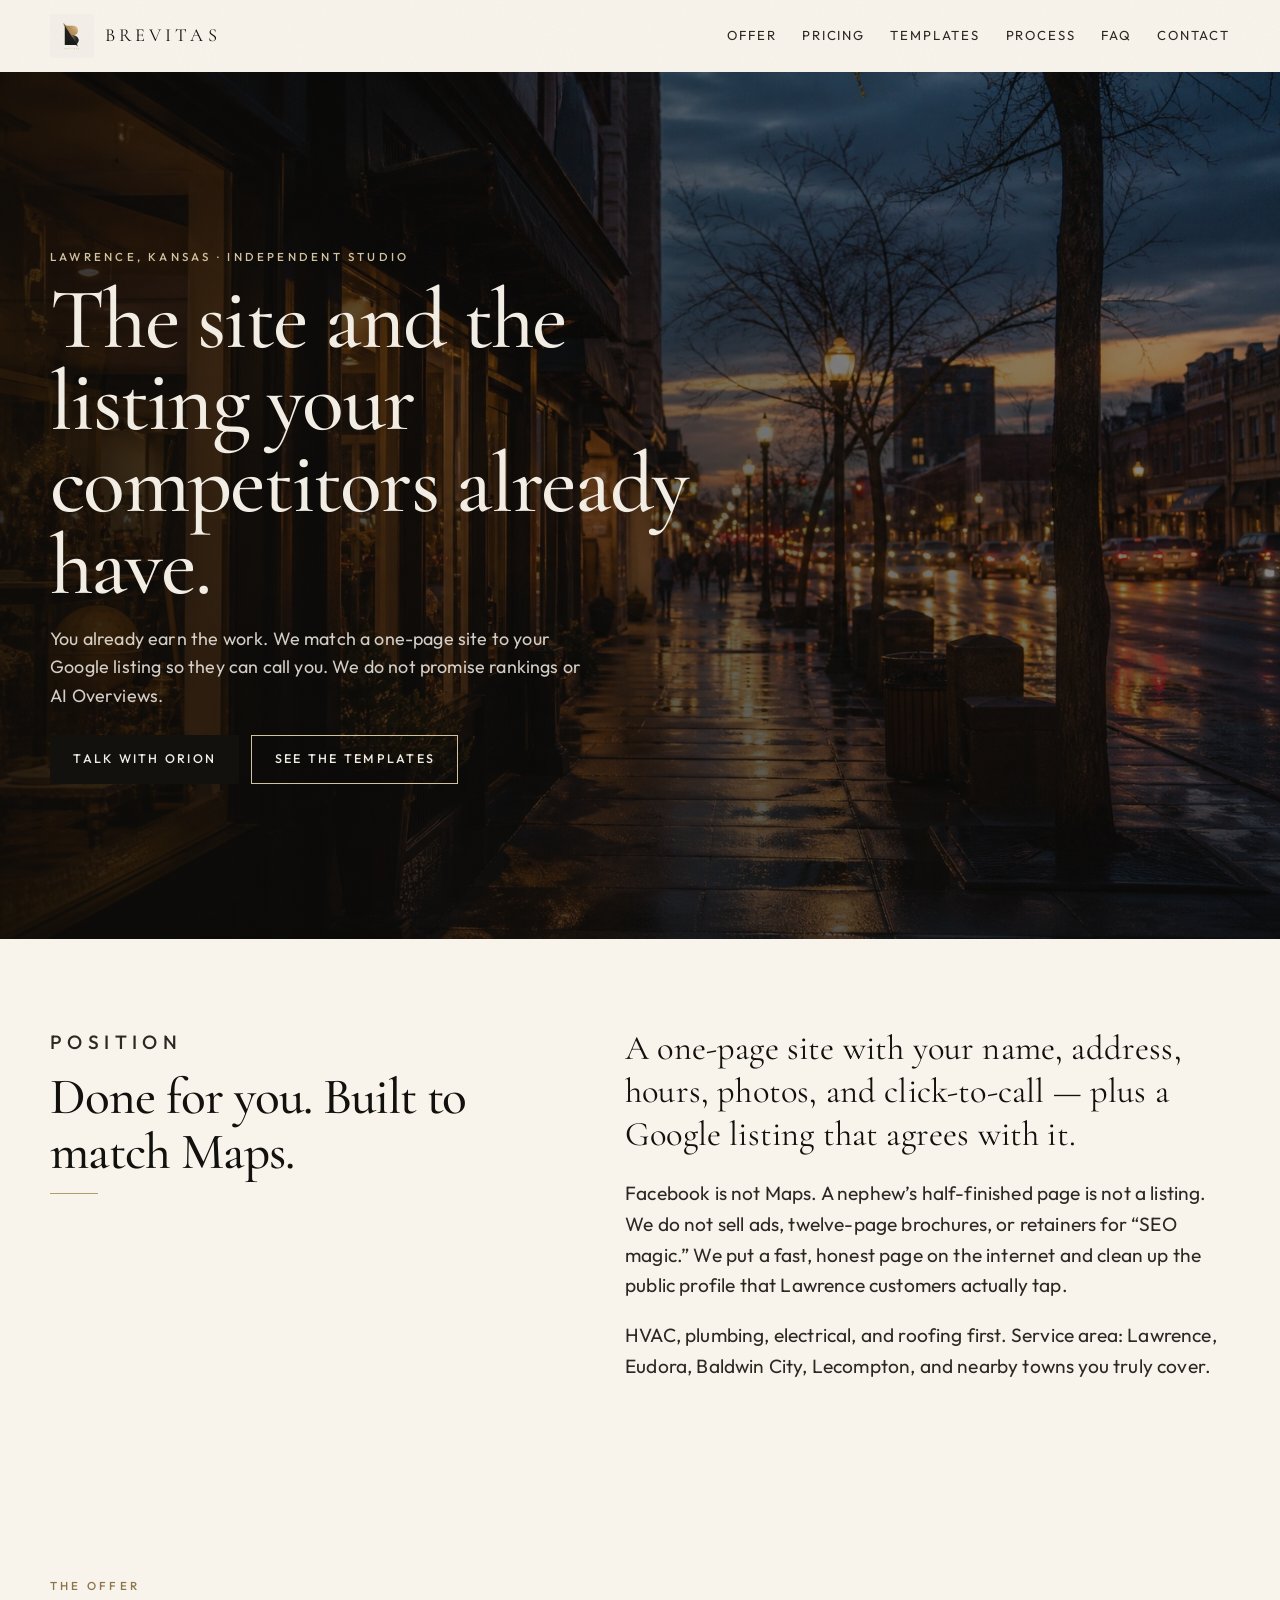
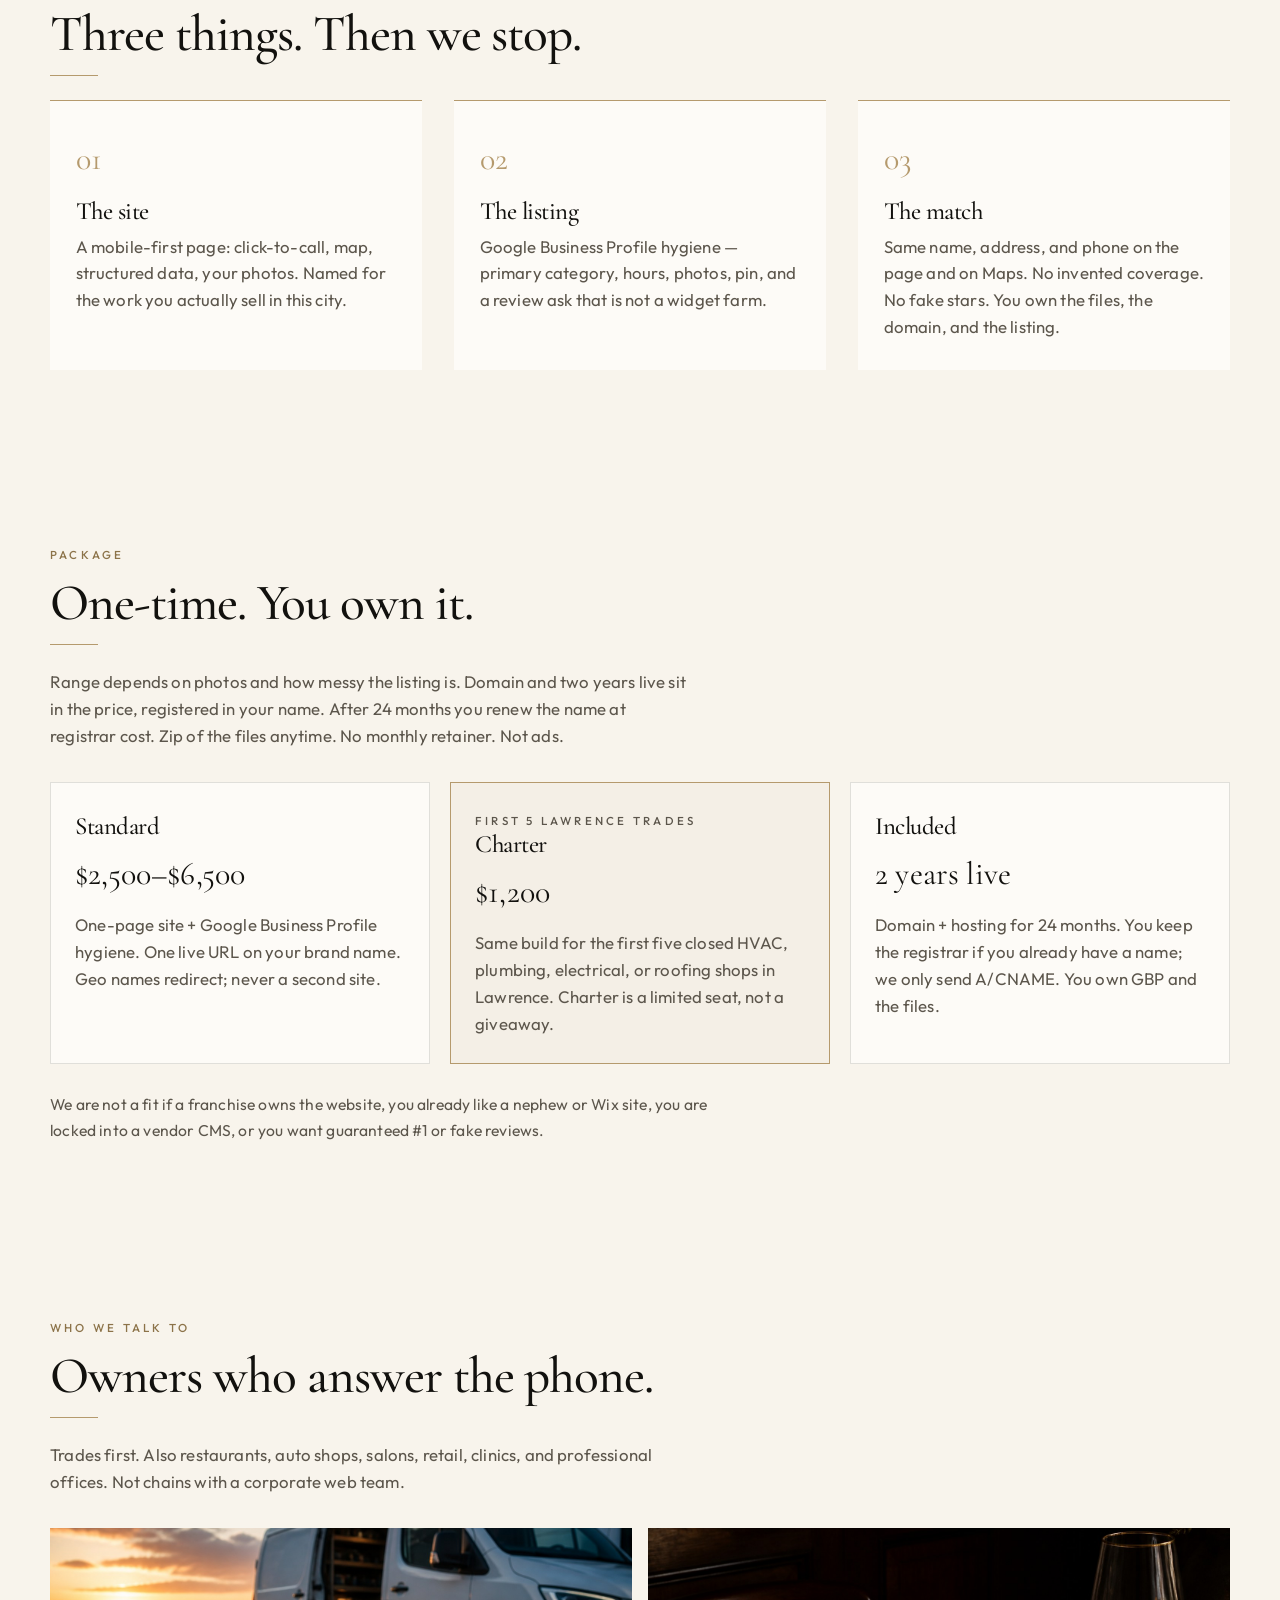
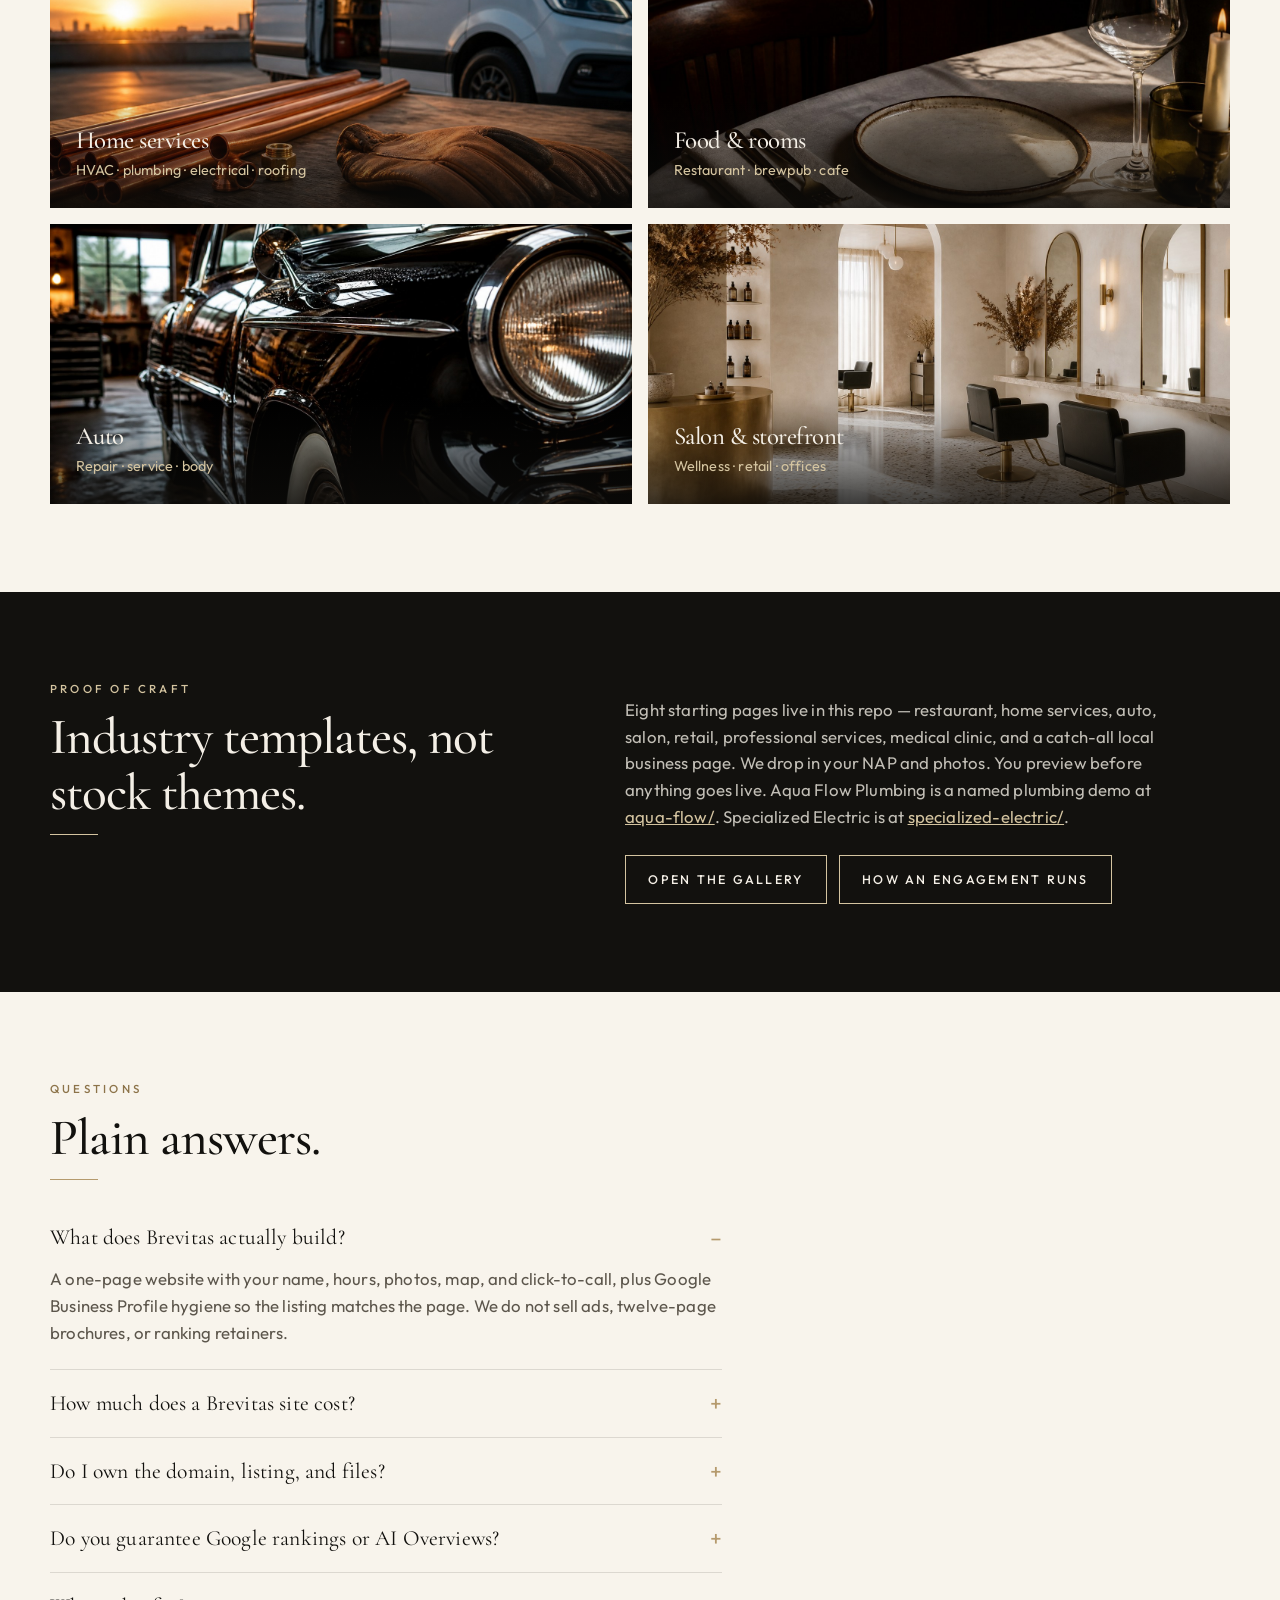
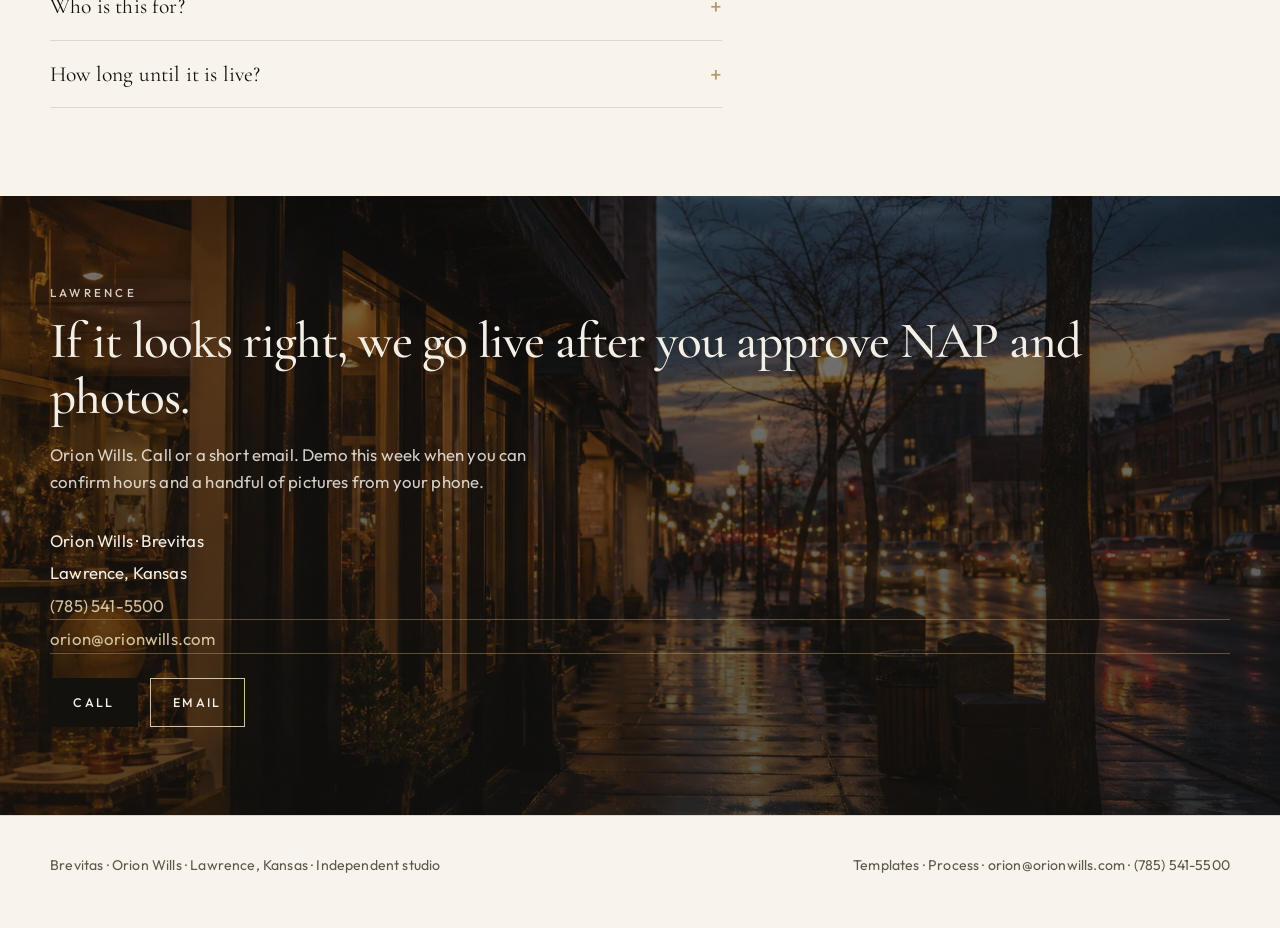
<file: index.html>
<!DOCTYPE html>
<html lang="en">
<head>
  <meta charset="utf-8">
  <meta name="viewport" content="width=device-width, initial-scale=1">
  <title>Brevitas — Done-for-you websites &amp; Google listings for Lawrence trades</title>
  <meta name="description" content="One-page sites plus Google Business Profile setup for HVAC, plumbing, electrical, and roofing in Lawrence, KS. One-time $2,500–$6,500. Charter $1,200 for the first five trades.">
  <link rel="canonical" href="https://orionwills.com/">
  <meta name="robots" content="index,follow">
  <meta property="og:type" content="website">
  <meta property="og:site_name" content="Brevitas">
  <meta property="og:title" content="Brevitas — Done-for-you websites &amp; Google listings for Lawrence trades">
  <meta property="og:description" content="One-page sites plus Google Business Profile setup for HVAC, plumbing, electrical, and roofing in Lawrence, KS. One-time $2,500–$6,500. Charter $1,200 for the first five trades.">
  <meta property="og:url" content="https://orionwills.com/">
  <meta property="og:image" content="https://orionwills.com/art/hero.jpg">
  <meta property="og:locale" content="en_US">
  <meta name="twitter:card" content="summary_large_image">
  <meta name="twitter:title" content="Brevitas — Done-for-you websites &amp; Google listings for Lawrence trades">
  <meta name="twitter:description" content="One-page sites plus Google Business Profile setup for HVAC, plumbing, electrical, and roofing in Lawrence, KS. One-time $2,500–$6,500. Charter $1,200 for the first five trades.">
  <meta name="twitter:image" content="https://orionwills.com/art/hero.jpg">
  <link rel="preconnect" href="https://fonts.googleapis.com">
  <link rel="preconnect" href="https://fonts.gstatic.com" crossorigin>
  <link href="https://fonts.googleapis.com/css2?family=Cormorant+Garamond:ital,wght@0,500;0,600;1,500&family=Outfit:wght@300;400;500&display=swap" rel="stylesheet">
  <link rel="stylesheet" href="/styles.css">
  <script type="application/ld+json">
{
  "@context": "https://schema.org",
  "@graph": [
    {
      "@type": ["LocalBusiness", "ProfessionalService"],
      "@id": "https://orionwills.com/#business",
      "name": "Brevitas",
      "alternateName": "Brevitas Lawrence",
      "description": "Done-for-you one-page websites and Google Business Profile setup for independent trades and local businesses in Lawrence, Kansas.",
      "url": "https://orionwills.com/",
      "telephone": "+17855415500",
      "email": "orion@orionwills.com",
      "image": "https://orionwills.com/art/hero.jpg",
      "logo": "https://orionwills.com/art/mark.jpg",
      "priceRange": "$1,200–$6,500",
      "currenciesAccepted": "USD",
      "founder": { "@type": "Person", "name": "Orion Wills", "email": "orion@orionwills.com", "telephone": "+17855415500" },
      "address": {
        "@type": "PostalAddress",
        "addressLocality": "Lawrence",
        "addressRegion": "KS",
        "addressCountry": "US"
      },
      "areaServed": [
        { "@type": "City", "name": "Lawrence" },
        { "@type": "City", "name": "Eudora" },
        { "@type": "City", "name": "Baldwin City" },
        { "@type": "City", "name": "Lecompton" }
      ],
      "knowsAbout": ["Google Business Profile", "local websites for trades", "NAP consistency"],
      "sameAs": ["https://orionwills.com/"]
    },
    {
      "@type": "FAQPage",
      "mainEntity": [
        {
          "@type": "Question",
          "name": "What does Brevitas actually build?",
          "acceptedAnswer": {
            "@type": "Answer",
            "text": "A one-page website with your name, hours, photos, map, and click-to-call, plus Google Business Profile hygiene so the listing matches the page. We do not sell ads, twelve-page brochures, or ranking retainers."
          }
        },
        {
          "@type": "Question",
          "name": "How much does a Brevitas site cost?",
          "acceptedAnswer": {
            "@type": "Answer",
            "text": "One-time setup is $2,500–$6,500 depending on photos and how messy the listing is. The first five closed Lawrence trades pay a charter price of $1,200. Domain name and two years of hosting are included. There is no monthly retainer."
          }
        },
        {
          "@type": "Question",
          "name": "Do I own the domain, listing, and files?",
          "acceptedAnswer": {
            "@type": "Answer",
            "text": "Yes. The domain is registered in your name. After 24 months you renew it at registrar cost. You own the Google Business Profile and a zip of the files anytime. If you already have a domain, you keep the registrar; we only send A or CNAME records."
          }
        },
        {
          "@type": "Question",
          "name": "Do you guarantee Google rankings or AI Overviews?",
          "acceptedAnswer": {
            "@type": "Answer",
            "text": "No. We match name, address, and phone, set a real category, and put a fast page on the web. That is hygiene, not a ranking promise and not a claim about Google AI Overviews."
          }
        },
        {
          "@type": "Question",
          "name": "Who is this for?",
          "acceptedAnswer": {
            "@type": "Answer",
            "text": "Owner-operated trades in Lawrence and nearby towns—HVAC, plumbing, electrical, roofing first—plus shops that answer the phone. We are not a fit for franchise CMS, a site you already like, or anyone who wants fake reviews or a guaranteed #1."
          }
        },
        {
          "@type": "Question",
          "name": "How long until it is live?",
          "acceptedAnswer": {
            "@type": "Answer",
            "text": "We can show an industry demo the same week you share hours and photos. We go live after you approve NAP and pictures. You preview before anything public."
          }
        }
      ]
    }
  ]
}
</script>
</head>
<body>
  <a class="skip" href="#main">Skip to content</a>
  <header class="nav-bar">
    <div class="wrap">
      <a class="brand" href="/">
        <img src="art/mark.jpg" width="42" height="42" alt="">
        <span>Brevitas</span>
      </a>
      <button class="nav-toggle" type="button" aria-label="Menu" aria-expanded="false"><span></span><span></span><span></span></button>
      <nav class="nav-links" aria-label="Primary">
        <a href="/#offer">Offer</a>
        <a href="/#pricing">Pricing</a>
        <a href="/templates">Templates</a>
        <a href="/work">Process</a>
        <a href="/#faq">FAQ</a>
        <a href="/#contact">Contact</a>
      </nav>
    </div>
  </header>
  <main id="main">
    <section class="hero">
      <img class="bg" src="art/hero.jpg" alt="Downtown storefronts at twilight, wet pavement reflecting gold streetlamps.">
      <div class="wrap">
        <p class="eyebrow">Lawrence, Kansas · Independent studio</p>
        <h1>The site and the listing your competitors already have.</h1>
        <p class="lede">You already earn the work. We match a one-page site to your Google listing so they can call you. We do not promise rankings or AI Overviews.</p>
        <div class="btn-row">
          <a class="btn" href="#contact">Talk with Orion</a>
          <a class="btn ghost" href="/templates">See the templates</a>
        </div>
      </div>
    </section>

    <section class="positioning" id="positioning">
      <div class="wrap split">
        <div>
          <p class="eyebrow">Position</p>
          <h2>Done for you. Built to match Maps.</h2>
          <hr class="rule">
        </div>
        <div>
          <p class="pull">A one-page site with your name, address, hours, photos, and click-to-call — plus a Google listing that agrees with it.</p>
          <p>Facebook is not Maps. A nephew’s half-finished page is not a listing. We do not sell ads, twelve-page brochures, or retainers for “SEO magic.” We put a fast, honest page on the internet and clean up the public profile that Lawrence customers actually tap.</p>
          <p>HVAC, plumbing, electrical, and roofing first. Service area: Lawrence, Eudora, Baldwin City, Lecompton, and nearby towns you truly cover.</p>
        </div>
      </div>
    </section>

    <section id="offer">
      <div class="wrap">
        <p class="eyebrow">The offer</p>
        <h2>Three things. Then we stop.</h2>
        <hr class="rule">
        <div class="steps">
          <article class="step">
            <span class="num">01</span>
            <h3>The site</h3>
            <p>A mobile-first page: click-to-call, map, structured data, your photos. Named for the work you actually sell in this city.</p>
          </article>
          <article class="step">
            <span class="num">02</span>
            <h3>The listing</h3>
            <p>Google Business Profile hygiene — primary category, hours, photos, pin, and a review ask that is not a widget farm.</p>
          </article>
          <article class="step">
            <span class="num">03</span>
            <h3>The match</h3>
            <p>Same name, address, and phone on the page and on Maps. No invented coverage. No fake stars. You own the files, the domain, and the listing.</p>
          </article>
        </div>
      </div>
    </section>

    <section id="pricing">
      <div class="wrap">
        <p class="eyebrow">Package</p>
        <h2>One-time. You own it.</h2>
        <hr class="rule">
        <p class="lede-plain">Range depends on photos and how messy the listing is. Domain and two years live sit in the price, registered in your name. After 24 months you renew the name at registrar cost. Zip of the files anytime. No monthly retainer. Not ads.</p>
        <div class="price-grid">
          <article class="price-card">
            <h3>Standard</h3>
            <p class="figure">$2,500–$6,500</p>
            <p>One-page site + Google Business Profile hygiene. One live URL on your brand name. Geo names redirect; never a second site.</p>
          </article>
          <article class="price-card featured">
            <p class="eyebrow">First 5 Lawrence trades</p>
            <h3>Charter</h3>
            <p class="figure">$1,200</p>
            <p>Same build for the first five closed HVAC, plumbing, electrical, or roofing shops in Lawrence. Charter is a limited seat, not a giveaway.</p>
          </article>
          <article class="price-card">
            <h3>Included</h3>
            <p class="figure">2 years live</p>
            <p>Domain + hosting for 24 months. You keep the registrar if you already have a name; we only send A/CNAME. You own GBP and the files.</p>
          </article>
        </div>
        <p class="walkaway">We are not a fit if a franchise owns the website, you already like a nephew or Wix site, you are locked into a vendor CMS, or you want guaranteed #1 or fake reviews.</p>
      </div>
    </section>


    <section id="industries">
      <div class="wrap">
        <p class="eyebrow">Who we talk to</p>
        <h2>Owners who answer the phone.</h2>
        <hr class="rule">
        <p class="lede-plain">Trades first. Also restaurants, auto shops, salons, retail, clinics, and professional offices. Not chains with a corporate web team.</p>
        <div class="industries">
          <a class="industry" href="/templates">
            <img src="art/trades.jpg" alt="Workshop tools laid out on a wooden bench.">
            <div class="shade">
              <h3>Home services</h3>
              <p>HVAC · plumbing · electrical · roofing</p>
            </div>
          </a>
          <a class="industry" href="/templates">
            <img src="art/food.jpg" alt="Restaurant interior with warm lighting and set tables.">
            <div class="shade">
              <h3>Food &amp; rooms</h3>
              <p>Restaurant · brewpub · cafe</p>
            </div>
          </a>
          <a class="industry" href="/templates">
            <img src="art/auto.jpg" alt="Auto shop bay with work lights.">
            <div class="shade">
              <h3>Auto</h3>
              <p>Repair · service · body</p>
            </div>
          </a>
          <a class="industry" href="/templates">
            <img src="art/salon.jpg" alt="Salon interior with mirrors and chairs.">
            <div class="shade">
              <h3>Salon &amp; storefront</h3>
              <p>Wellness · retail · offices</p>
            </div>
          </a>
        </div>
      </div>
    </section>

    <section class="proof" id="craft">
      <div class="wrap split">
        <div>
          <p class="eyebrow">Proof of craft</p>
          <h2>Industry templates, not stock themes.</h2>
          <hr class="rule" style="background:var(--gold-pale)">
        </div>
        <div>
          <p>Eight starting pages live in this repo — restaurant, home services, auto, salon, retail, professional services, medical clinic, and a catch-all local business page. We drop in your NAP and photos. You preview before anything goes live. Aqua Flow Plumbing is a named plumbing demo at <a href="aqua-flow/">aqua-flow/</a>. Specialized Electric is at <a href="specialized-electric/">specialized-electric/</a>.</p>
          <div class="btn-row">
            <a class="btn ghost" href="/templates">Open the gallery</a>
            <a class="btn ghost" href="/work">How an engagement runs</a>
          </div>
        </div>
      </div>
    </section>

    <section id="faq">
      <div class="wrap">
        <p class="eyebrow">Questions</p>
        <h2>Plain answers.</h2>
        <hr class="rule">
        <div class="faq-list">
          <details open>
            <summary>What does Brevitas actually build?</summary>
            <p>A one-page website with your name, hours, photos, map, and click-to-call, plus Google Business Profile hygiene so the listing matches the page. We do not sell ads, twelve-page brochures, or ranking retainers.</p>
          </details>
          <details>
            <summary>How much does a Brevitas site cost?</summary>
            <p>One-time setup is $2,500–$6,500 depending on photos and how messy the listing is. The first five closed Lawrence trades pay a charter price of $1,200. Domain name and two years of hosting are included. There is no monthly retainer.</p>
          </details>
          <details>
            <summary>Do I own the domain, listing, and files?</summary>
            <p>Yes. The domain is registered in your name. After 24 months you renew it at registrar cost. You own the Google Business Profile and a zip of the files anytime. If you already have a domain, you keep the registrar; we only send A or CNAME records.</p>
          </details>
          <details>
            <summary>Do you guarantee Google rankings or AI Overviews?</summary>
            <p>No. We match name, address, and phone, set a real category, and put a fast page on the web. That is hygiene, not a ranking promise and not a claim about Google AI Overviews.</p>
          </details>
          <details>
            <summary>Who is this for?</summary>
            <p>Owner-operated trades in Lawrence and nearby towns—HVAC, plumbing, electrical, roofing first—plus shops that answer the phone. We are not a fit for franchise CMS, a site you already like, or anyone who wants fake reviews or a guaranteed #1.</p>
          </details>
          <details>
            <summary>How long until it is live?</summary>
            <p>We can show an industry demo the same week you share hours and photos. We go live after you approve NAP and pictures. You preview before anything public.</p>
          </details>
        </div>
      </div>
    </section>

    <section class="contact" id="contact">
      <div class="wrap">
        <p class="eyebrow">Lawrence</p>
        <h2>If it looks right, we go live after you approve NAP and photos.</h2>
        <p>Orion Wills. Call or a short email. Demo this week when you can confirm hours and a handful of pictures from your phone.</p>
        <div class="nap-block">
          <div>Orion Wills · Brevitas</div>
          <div>Lawrence, Kansas</div>
          <a class="plain" href="tel:+17855415500">(785) 541-5500</a>
          <!--email_off--><a class="plain" href="mailto:orion@orionwills.com">orion@orionwills.com</a><!--/email_off-->
        </div>
        <div class="btn-row">
          <a class="btn" href="tel:+17855415500">Call</a>
          <!--email_off--><a class="btn ghost" href="mailto:orion@orionwills.com">Email</a><!--/email_off-->
        </div>
      </div>
    </section>
  </main>
  <footer>
    <div class="wrap">
      <span>Brevitas · Orion Wills · Lawrence, Kansas · Independent studio</span>
      <span><a href="/templates">Templates</a> · <a href="/work">Process</a> · <!--email_off--><a href="mailto:orion@orionwills.com">orion@orionwills.com</a><!--/email_off--> · <a href="tel:+17855415500">(785) 541-5500</a></span>
    </div>
  </footer>
  <script src="/site.js"></script>
</body>
</html>
</file>
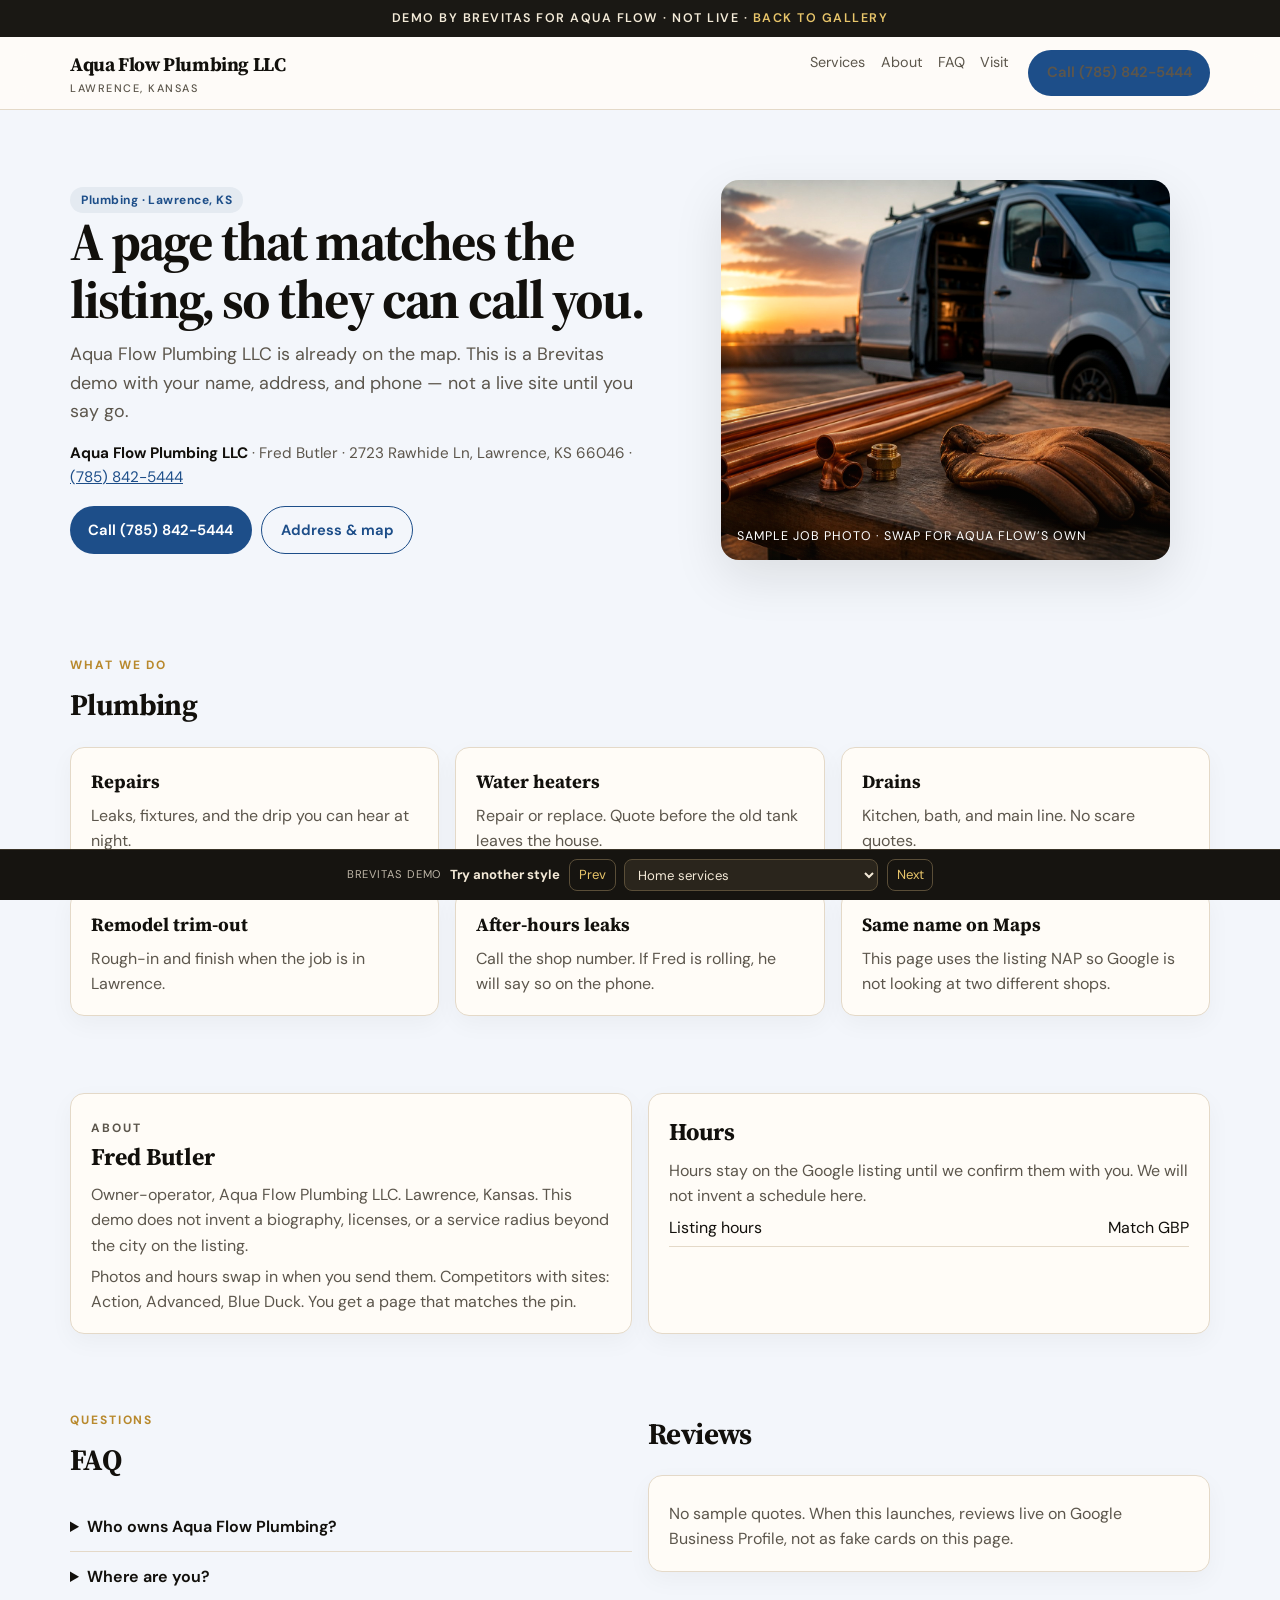
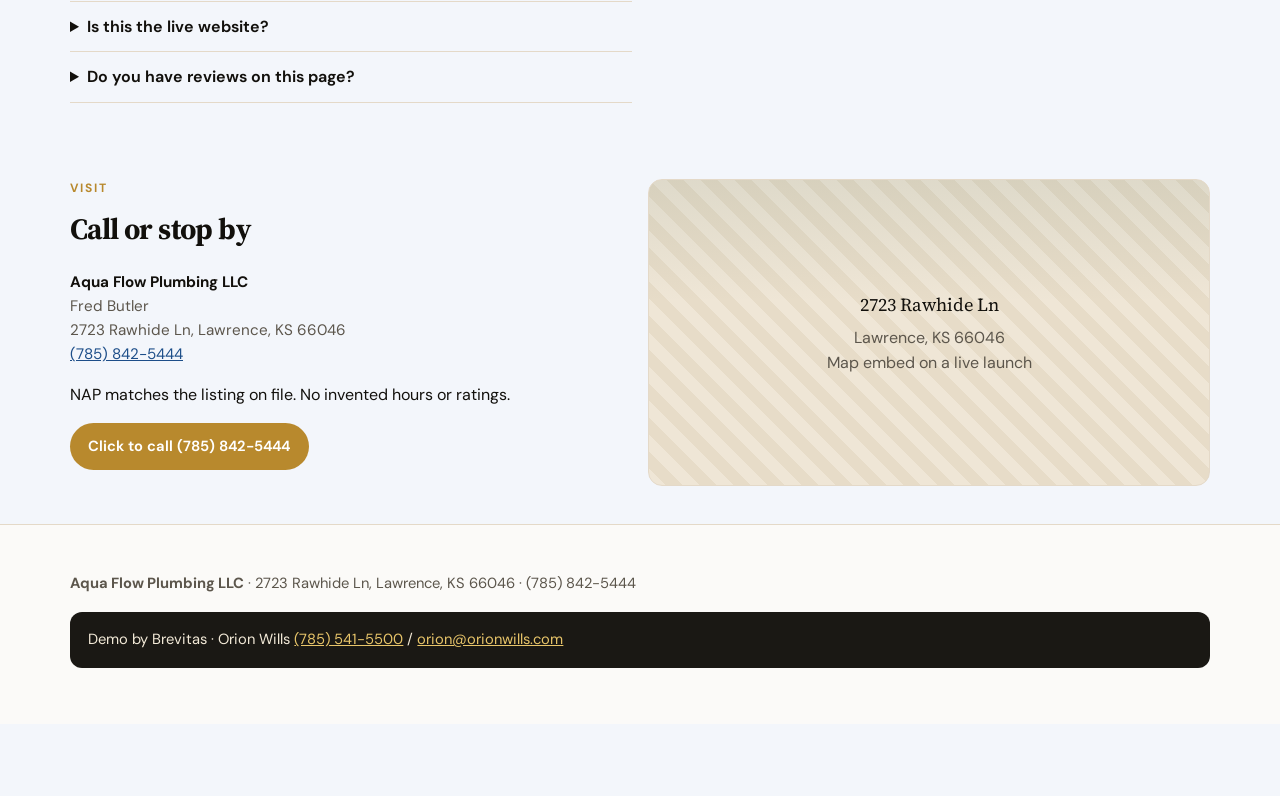
<file: aqua-flow/index.html>
<!DOCTYPE html>
<html lang="en">
<head>
<!--
BREVITAS GBP + AI OVERVIEW CHECKLIST (launch hygiene, not a ranking promise)
- NAP on this page MUST match Google Business Profile exactly (name, street, city, region, postal, phone).
- One primary GBP category = the money service; 2–5 secondaries you actually perform. Business name = the sign, not keywords.
- Pin on the real door. Add service areas only if you travel. Never “whole US”.
- Hours here should match GBP once confirmed. Do not invent hours, reviews, or ratings.
- FAQ stays as HTML <details> plus FAQPage JSON-LD. Do not promise a Google AI Overview.
- Tracking numbers belong in ads, not as the GBP phone. Do not invent a number or owner.
-->
  <meta charset="utf-8">
  <meta name="viewport" content="width=device-width, initial-scale=1">
  <title>Plumbing in Lawrence, KS | Aqua Flow Plumbing LLC</title>
  <meta name="description" content="Aqua Flow Plumbing LLC in Lawrence, KS. Fred Butler. Demo page by Brevitas so the shop can see a site that matches the listing. Not a live site yet.">
  <meta name="robots" content="noindex, nofollow">
  <link rel="canonical" href="https://orionwills.com/aqua-flow/">
  <meta property="og:type" content="website">
  <meta property="og:title" content="Plumbing in Lawrence, KS | Aqua Flow Plumbing LLC">
  <meta property="og:description" content="Aqua Flow Plumbing LLC · 2723 Rawhide Ln, Lawrence, KS 66046 · (785) 842-5444. Demo by Brevitas.">
  <meta property="og:locale" content="en_US">
  <meta name="twitter:card" content="summary_large_image">
  <meta name="geo.region" content="US-KS">
  <meta name="geo.placename" content="Lawrence">
  <link rel="preconnect" href="https://fonts.googleapis.com">
  <link rel="preconnect" href="https://fonts.gstatic.com" crossorigin>
  <link href="https://fonts.googleapis.com/css2?family=DM+Sans:wght@400;600;700&family=Source+Serif+4:opsz,wght@8..60,600;8..60,700&display=swap" rel="stylesheet">
  <link rel="stylesheet" href="shared.css">
  <script type="application/ld+json">
  {
    "@context": "https://schema.org",
    "@type": "Plumber",
    "name": "Aqua Flow Plumbing LLC",
    "description": "Aqua Flow Plumbing LLC, Lawrence, Kansas. Demo page by Brevitas. Not a live site yet.",
    "image": "trades.jpg",
    "telephone": "+17858425444",
    "url": "https://orionwills.com/aqua-flow/",
    "priceRange": "$$",
    "address": {
      "@type": "PostalAddress",
      "streetAddress": "2723 Rawhide Ln",
      "addressLocality": "Lawrence",
      "addressRegion": "KS",
      "postalCode": "66046",
      "addressCountry": "US"
    },
    "areaServed": ["Lawrence KS"],
    "founder": { "@type": "Person", "name": "Fred Butler" }
  }
  </script>
  <script type="application/ld+json">
  {
    "@context": "https://schema.org",
    "@type": "FAQPage",
    "mainEntity": [
      {
        "@type": "Question",
        "name": "Who owns Aqua Flow Plumbing?",
        "acceptedAnswer": { "@type": "Answer", "text": "Fred Butler. Aqua Flow Plumbing LLC, Lawrence, Kansas." }
      },
      {
        "@type": "Question",
        "name": "Where are you?",
        "acceptedAnswer": { "@type": "Answer", "text": "2723 Rawhide Ln, Lawrence, KS 66046. Call (785) 842-5444." }
      },
      {
        "@type": "Question",
        "name": "Is this the live website?",
        "acceptedAnswer": { "@type": "Answer", "text": "This is a Brevitas demo so the shop can see a page that matches the Google listing. It is not live until Aqua Flow says so." }
      },
      {
        "@type": "Question",
        "name": "Do you have reviews on this page?",
        "acceptedAnswer": { "@type": "Answer", "text": "No. We do not invent reviews. Live Google reviews stay on the listing." }
      }
    ]
  }
  </script>
</head>
<body class="theme-home">
  <div class="sample-banner">Demo by Brevitas for Aqua Flow · not live · <a href="../templates.html">Back to gallery</a></div>
  <a class="skip" href="#main">Skip to content</a>
  <header class="site-header">
    <div class="wrap">
      <a class="brand" href="#top">Aqua Flow Plumbing LLC<small>Lawrence, Kansas</small></a>
      <button class="nav-toggle" type="button" aria-label="Menu" aria-expanded="false">Menu</button>
      <nav class="nav" aria-label="Primary">
        <a href="#services">Services</a>
        <a href="#about">About</a>
        <a href="#faq">FAQ</a>
        <a href="#visit">Visit</a>
        <a class="btn" href="tel:+17858425444">Call (785) 842-5444</a>
      </nav>
    </div>
  </header>
  <main id="main">
    <div class="wrap hero">
      <div>
        <span class="badge">Plumbing · Lawrence, KS</span>
        <h1>A page that matches the listing, so they can call you.</h1>
        <p class="lede">Aqua Flow Plumbing LLC is already on the map. This is a Brevitas demo with your name, address, and phone — not a live site until you say go.</p>
        <p class="nap"><strong>Aqua Flow Plumbing LLC</strong> · Fred Butler · 2723 Rawhide Ln, Lawrence, KS 66046 · <a href="tel:+17858425444">(785) 842-5444</a></p>
        <div class="btn-row">
          <a class="btn" href="tel:+17858425444">Call (785) 842-5444</a>
          <a class="btn secondary" href="#visit">Address &amp; map</a>
        </div>
      </div>
      <figure class="hero-photo">
        <img src="trades.jpg" alt="Trades work photo on the Aqua Flow Plumbing demo" width="1536" height="1024">
        <figcaption>Sample job photo · swap for Aqua Flow’s own</figcaption>
      </figure>
    </div>
    <section id="services">
      <div class="wrap">
        <p class="eyebrow">What we do</p>
        <h2 class="section-title">Plumbing</h2>
        <div class="grid-3">
          <article class="card"><h3>Repairs</h3><p>Leaks, fixtures, and the drip you can hear at night.</p></article>
          <article class="card"><h3>Water heaters</h3><p>Repair or replace. Quote before the old tank leaves the house.</p></article>
          <article class="card"><h3>Drains</h3><p>Kitchen, bath, and main line. No scare quotes.</p></article>
          <article class="card"><h3>Remodel trim-out</h3><p>Rough-in and finish when the job is in Lawrence.</p></article>
          <article class="card"><h3>After-hours leaks</h3><p>Call the shop number. If Fred is rolling, he will say so on the phone.</p></article>
          <article class="card"><h3>Same name on Maps</h3><p>This page uses the listing NAP so Google is not looking at two different shops.</p></article>
        </div>
      </div>
    </section>
    <section id="about">
      <div class="wrap grid-2">
        <div class="card">
          <p class="eyebrow">About</p>
          <h2>Fred Butler</h2>
          <p>Owner-operator, Aqua Flow Plumbing LLC. Lawrence, Kansas. This demo does not invent a biography, licenses, or a service radius beyond the city on the listing.</p>
          <p>Photos and hours swap in when you send them. Competitors with sites: Action, Advanced, Blue Duck. You get a page that matches the pin.</p>
        </div>
        <div class="card">
          <h2>Hours</h2>
          <p>Hours stay on the Google listing until we confirm them with you. We will not invent a schedule here.</p>
          <ul class="hours">
            <li><span>Listing hours</span><span>Match GBP</span></li>
          </ul>
        </div>
      </div>
    </section>
    <section id="faq">
      <div class="wrap grid-2">
        <div>
          <p class="eyebrow">Questions</p>
          <h2 class="section-title">FAQ</h2>
          <div class="faq">
            <details><summary>Who owns Aqua Flow Plumbing?</summary><p>Fred Butler. Aqua Flow Plumbing LLC, Lawrence, Kansas.</p></details>
            <details><summary>Where are you?</summary><p>2723 Rawhide Ln, Lawrence, KS 66046. Call (785) 842-5444.</p></details>
            <details><summary>Is this the live website?</summary><p>This is a Brevitas demo so the shop can see a page that matches the Google listing. It is not live until Aqua Flow says so.</p></details>
            <details><summary>Do you have reviews on this page?</summary><p>No. We do not invent reviews. Live Google reviews stay on the listing.</p></details>
          </div>
        </div>
        <div>
          <h2 class="section-title">Reviews</h2>
          <div class="card">
            <p>No sample quotes. When this launches, reviews live on Google Business Profile, not as fake cards on this page.</p>
          </div>
        </div>
      </div>
    </section>
    <section id="visit">
      <div class="wrap grid-2">
        <div>
          <p class="eyebrow">Visit</p>
          <h2 class="section-title">Call or stop by</h2>
          <p class="nap"><strong>Aqua Flow Plumbing LLC</strong><br>Fred Butler<br>2723 Rawhide Ln, Lawrence, KS 66046<br><a href="tel:+17858425444">(785) 842-5444</a></p>
          <p>NAP matches the listing on file. No invented hours or ratings.</p>
          <p><a class="btn warm" href="tel:+17858425444">Click to call (785) 842-5444</a></p>
        </div>
        <div class="map-placeholder" role="img" aria-label="Map for 2723 Rawhide Ln, Lawrence KS">
          <div>
            <p class="map-pin">2723 Rawhide Ln</p>
            Lawrence, KS 66046<br>Map embed on a live launch
          </div>
        </div>
      </div>
    </section>
  </main>
  <footer class="site-foot">
    <div class="wrap">
      <p><strong>Aqua Flow Plumbing LLC</strong> · 2723 Rawhide Ln, Lawrence, KS 66046 · (785) 842-5444</p>
      <div class="foot-cta">
        Demo by Brevitas · Orion Wills <a href="tel:+17855415500">(785) 541-5500</a> / <!--email_off--><a href="mailto:orion@orionwills.com">orion@orionwills.com</a><!--/email_off-->
      </div>
    </div>
  </footer>

  <div class="demo-switcher" role="navigation" aria-label="Brevitas demo styles">
    <span>Brevitas demo</span>
    <strong>Try another style</strong>
    <a href="../templates/restaurant/">Prev</a>
    <label for="style-jump">Industry</label>
    <select id="style-jump" onchange="if(this.value) location.href=this.value">
      <option value="../templates/restaurant/">Restaurant — Prairie &amp; Pine</option>
      <option value="../templates/home-services/" selected>Home services</option>
      <option value="../templates/auto/">Auto — Mass Street Motorworks</option>
      <option value="../templates/salon-wellness/">Salon — Goldleaf Studio</option>
      <option value="../templates/retail/">Retail — Flint Hills Goods</option>
      <option value="../templates/professional-services/">Professional — Stonehouse Ledger</option>
      <option value="../templates/medical-clinic/">Clinic — East Heights Care</option>
      <option value="../templates/generic-local/">Local — Riverfront Co.</option>
    </select>
    <a href="../templates/auto/">Next</a>
  </div>

  <script>
  (function(){
    var h=document.querySelector("header.site-header"), t=document.querySelector(".nav-toggle");
    if(t&&h){ t.addEventListener("click", function(){ var o=h.classList.toggle("open"); t.setAttribute("aria-expanded", o?"true":"false"); }); }
  })();
  </script>
</body>
</html>
</file>
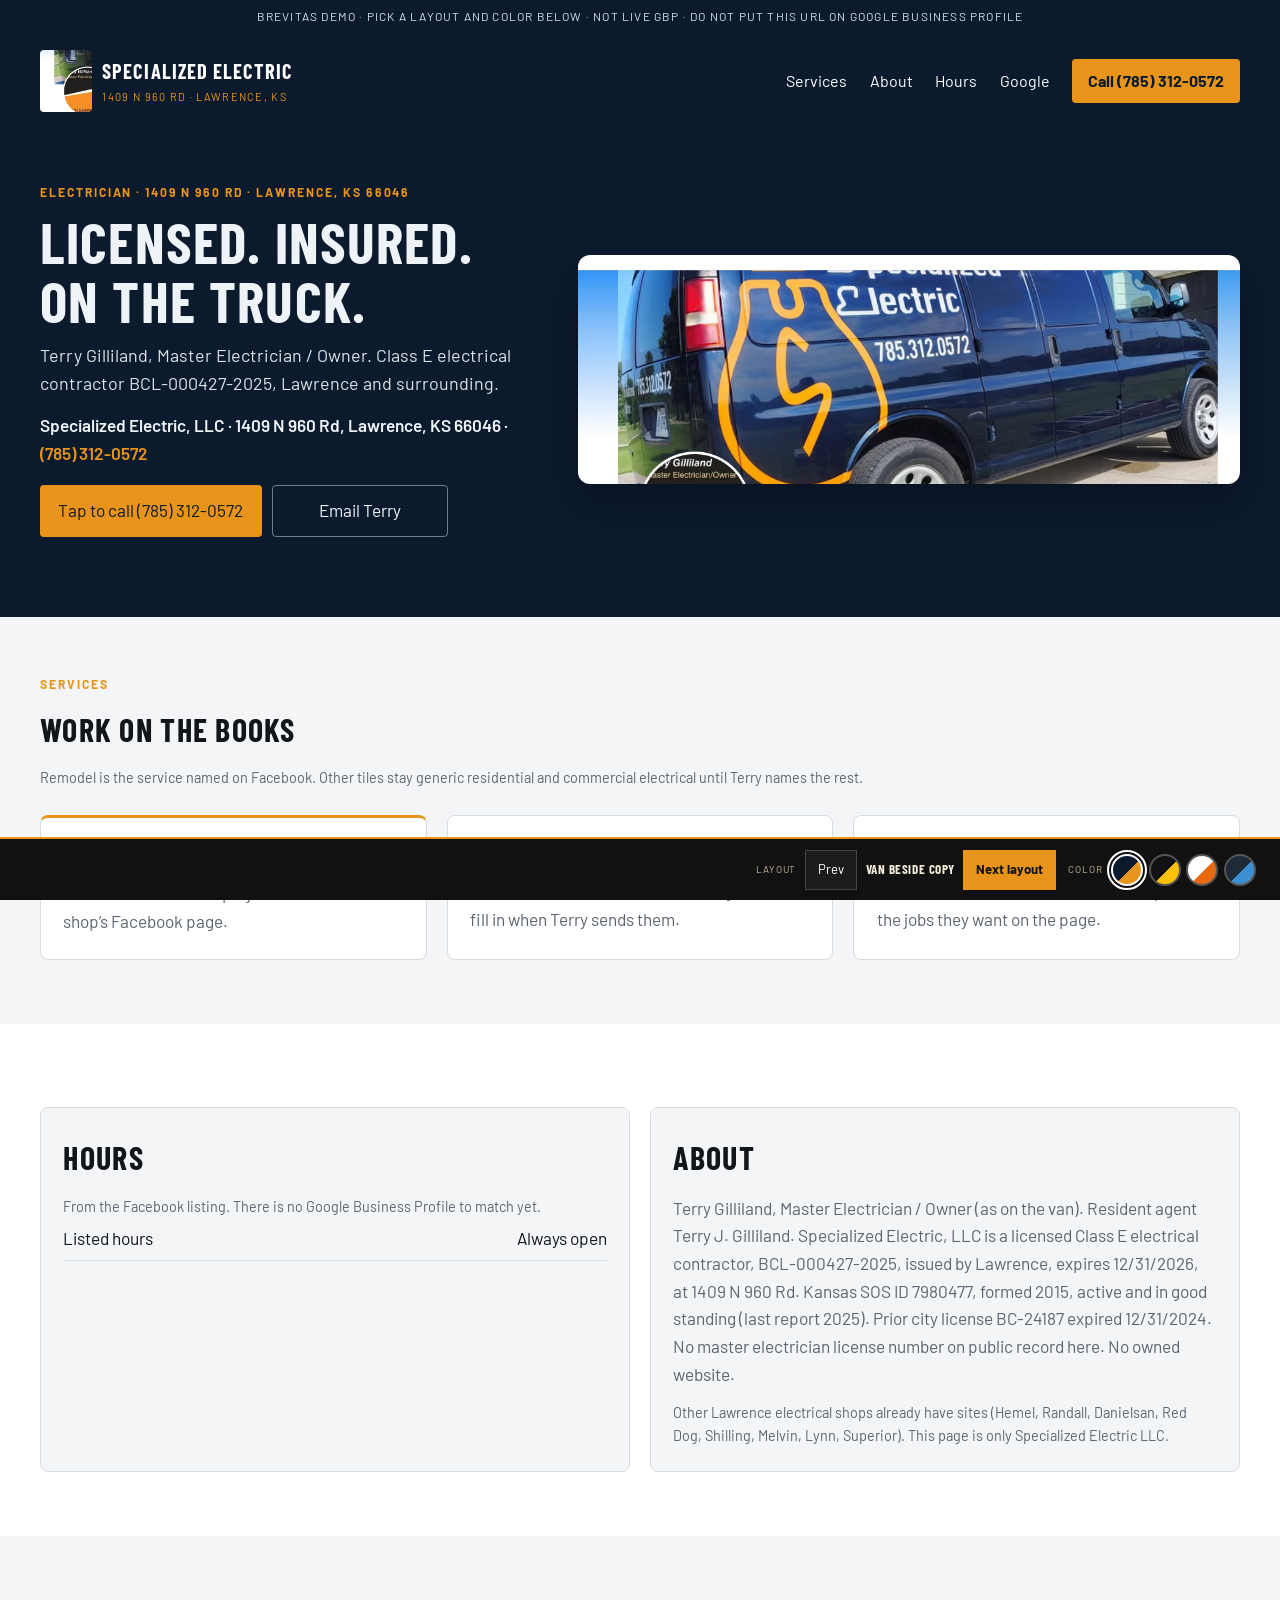
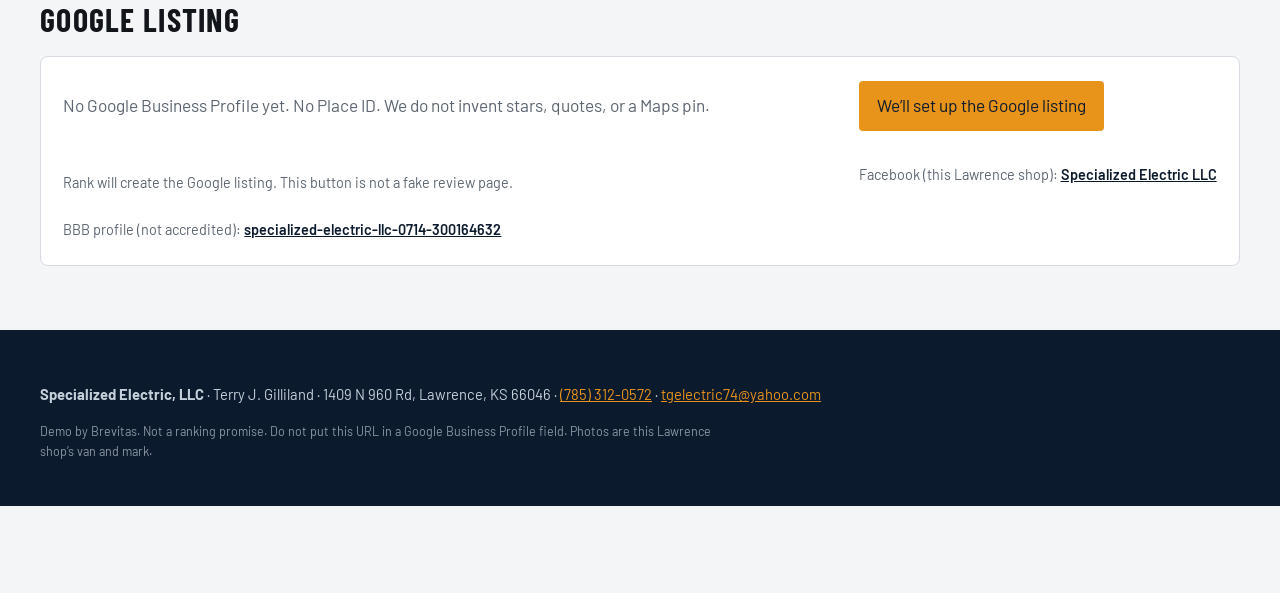
<file: specialized-electric/index.html>
<!DOCTYPE html>
<html lang="en">
<head>
  <meta charset="utf-8">
  <meta name="viewport" content="width=device-width, initial-scale=1">
  <title>Specialized Electric LLC | Lawrence, KS electrician</title>
  <meta name="description" content="Specialized Electric LLC. Terry Gilliland, licensed and insured master electrician. 1409 N 960 Rd, Lawrence, KS 66046. Call (785) 312-0572.">
  <meta name="robots" content="noindex, nofollow">
  <link rel="canonical" href="https://orionwills.com/specialized-electric/">
  <link rel="icon" href="assets/favicon.png" type="image/png">
  <meta property="og:type" content="website">
  <meta property="og:title" content="Specialized Electric LLC | Lawrence, KS electrician">
  <meta property="og:description" content="Terry Gilliland, licensed and insured master electrician. 1409 N 960 Rd, Lawrence, KS 66046. (785) 312-0572.">
  <meta property="og:image" content="assets/van-hero.png">
  <meta name="geo.region" content="US-KS">
  <meta name="geo.placename" content="Lawrence">
  <link rel="preconnect" href="https://fonts.googleapis.com">
  <link rel="preconnect" href="https://fonts.gstatic.com" crossorigin>
  <link href="https://fonts.googleapis.com/css2?family=Barlow+Condensed:wght@600;700&family=Barlow:wght@400;600;700&display=swap" rel="stylesheet">
  <link rel="stylesheet" href="styles.css">
  <script type="application/ld+json">
  {
    "@context": "https://schema.org",
    "@type": "Electrician",
    "name": "Specialized Electric LLC",
    "description": "Terry Gilliland, Master Electrician / Owner. Specialized Electric, LLC is a licensed Class E electrical contractor (BCL-000427-2025) at 1409 N 960 Rd, Lawrence, KS 66046.",
    "telephone": "+17853120572",
    "email": "tgelectric74@yahoo.com",
    "url": "https://orionwills.com/specialized-electric/",
    "image": "assets/van-hero.png",
    "address": {
      "@type": "PostalAddress",
      "streetAddress": "1409 N 960 Rd",
      "addressLocality": "Lawrence",
      "addressRegion": "KS",
      "postalCode": "66046",
      "addressCountry": "US"
    },
    "areaServed": "Lawrence, KS and surrounding",
    "hasCredential": {
      "@type": "EducationalOccupationalCredential",
      "credentialCategory": "Class E Electrical Contractor",
      "identifier": "BCL-000427-2025",
      "recognizedBy": { "@type": "Organization", "name": "City of Lawrence, Kansas" }
    },
    "founder": {
      "@type": "Person",
      "name": "Terry Gilliland",
      "jobTitle": "Master Electrician"
    },
    "sameAs": [
      "https://www.facebook.com/Specialized-Electric-LLC-1619780851567822/",
      "https://www.bbb.org/us/ks/lawrence/profile/electrician/specialized-electric-llc-0714-300164632"
    ]
  }
  </script>
</head>
<body data-layout="truck" data-skin="navy">
  <p class="banner">Brevitas demo · pick a layout and color below · not live GBP · do not put this URL on Google Business Profile</p>
  <header class="site">
    <div class="wrap bar">
      <a class="brand" href="index.html">
        <img src="assets/mark-logo.png" alt="Specialized Electric mark">
        <span><strong>Specialized Electric</strong><em>1409 N 960 Rd · Lawrence, KS</em></span>
      </a>
      <button class="nav-toggle" type="button" aria-expanded="false">Menu</button>
      <nav class="n" aria-label="Primary">
        <a href="#services">Services</a>
        <a href="#about">About</a>
        <a href="#hours">Hours</a>
        <a href="#reviews">Google</a>
        <a class="cta" href="tel:+17853120572">Call (785) 312-0572</a>
      </nav>
    </div>
  </header>
  <main>
    <section class="hero" id="top">
      <div class="wrap hero-grid">
        <div class="hero-copy">
          <p class="kicker">Electrician · 1409 N 960 Rd · Lawrence, KS 66046</p>
          <h1>Licensed. Insured. On the truck.</h1>
          <p class="lede">Terry Gilliland, Master Electrician / Owner. Class E electrical contractor BCL-000427-2025, Lawrence and surrounding.</p>
          <p class="nap">Specialized Electric, LLC · 1409 N 960 Rd, Lawrence, KS 66046 · <a href="tel:+17853120572">(785) 312-0572</a></p>
          <p class="actions">
            <a class="btn" href="tel:+17853120572">Tap to call (785) 312-0572</a>
            <!--email_off--><a class="btn ghost" href="mailto:tgelectric74@yahoo.com">Email Terry</a><!--/email_off-->
          </p>
        </div>
        <figure class="hero-van">
          <img src="assets/van-hero.png" width="1038" height="680" alt="Specialized Electric navy van with orange S-in-lightbulb mark and 785.312.0572">
        </figure>
      </div>
    </section>

    <section class="strip" id="services">
      <div class="wrap">
        <p class="kicker">Services</p>
        <h2>Work on the books</h2>
        <p class="note">Remodel is the service named on Facebook. Other tiles stay generic residential and commercial electrical until Terry names the rest.</p>
        <div class="cards three">
          <article class="card named">
            <h3>Remodel</h3>
            <p>Electrical for remodel projects. Named on the shop’s Facebook page.</p>
          </article>
          <article class="card">
            <h3>Residential electrical</h3>
            <p>Homes in Lawrence and surrounding. Details fill in when Terry sends them.</p>
          </article>
          <article class="card">
            <h3>Commercial electrical</h3>
            <p>Generic commercial work until the shop names the jobs they want on the page.</p>
          </article>
        </div>
      </div>
    </section>

    <section class="strip alt" id="about">
      <div class="wrap cards two">
        <article class="card" id="hours">
          <h2>Hours</h2>
          <p class="note">From the Facebook listing. There is no Google Business Profile to match yet.</p>
          <ul class="hours">
            <li><span>Listed hours</span><span>Always open</span></li>
          </ul>
        </article>
        <article class="card">
          <h2>About</h2>
          <p>Terry Gilliland, Master Electrician / Owner (as on the van). Resident agent Terry J. Gilliland. Specialized Electric, LLC is a licensed Class E electrical contractor, BCL-000427-2025, issued by Lawrence, expires 12/31/2026, at 1409 N 960 Rd. Kansas SOS ID 7980477, formed 2015, active and in good standing (last report 2025). Prior city license BC-24187 expired 12/31/2024. No master electrician license number on public record here. No owned website.</p>
          <p class="note" style="margin-top:.8rem">Other Lawrence electrical shops already have sites (Hemel, Randall, Danielsan, Red Dog, Shilling, Melvin, Lynn, Superior). This page is only Specialized Electric LLC.</p>
        </article>
      </div>
    </section>

    <section class="strip" id="reviews">
      <div class="wrap">
        <h2>Google listing</h2>
        <div class="card reviews-panel" data-place-id="">
          <div>
            <p>No Google Business Profile yet. No Place ID. We do not invent stars, quotes, or a Maps pin.</p>
          </div>
          <p class="actions">
            <a class="btn" href="#listed">We’ll set up the Google listing</a>
          </p>
          <p class="note proof" id="listed" style="margin-top:1rem">Rank will create the Google listing. This button is not a fake review page.</p>
          <p class="note proof">Facebook (this Lawrence shop): <a href="https://www.facebook.com/Specialized-Electric-LLC-1619780851567822/" rel="noopener noreferrer" target="_blank">Specialized Electric LLC</a></p>
          <p class="note proof">BBB profile (not accredited): <a href="https://www.bbb.org/us/ks/lawrence/profile/electrician/specialized-electric-llc-0714-300164632" rel="noopener noreferrer" target="_blank">specialized-electric-llc-0714-300164632</a></p>
        </div>
      </div>
    </section>
  </main>
  <footer>
    <div class="wrap">
      <p><strong>Specialized Electric, LLC</strong> · Terry J. Gilliland · 1409 N 960 Rd, Lawrence, KS 66046 · <a href="tel:+17853120572">(785) 312-0572</a> · <!--email_off--><a href="mailto:tgelectric74@yahoo.com">tgelectric74@yahoo.com</a><!--/email_off--></p>
      <p class="fine">Demo by Brevitas. Not a ranking promise. Do not put this URL in a Google Business Profile field. Photos are this Lawrence shop’s van and mark.</p>
    </div>
  </footer>
  <div class="demo-bar" role="navigation" aria-label="Demo layout and color">
    <div class="group">
      <span class="lbl">Layout</span>
      <button type="button" id="layout-prev">Prev</button>
      <strong id="layout-name">Van beside copy</strong>
      <button type="button" class="primary" id="layout-next">Next layout</button>
    </div>
    <div class="group">
      <span class="lbl">Color</span>
      <div class="swatches">
        <button type="button" class="swatch" data-skin="navy" title="Navy + orange" aria-label="Navy + orange"></button>
        <button type="button" class="swatch" data-skin="amber" title="Charcoal + amber" aria-label="Charcoal + amber"></button>
        <button type="button" class="swatch" data-skin="snow" title="White + orange" aria-label="White + orange"></button>
        <button type="button" class="swatch" data-skin="slate" title="Slate + blue" aria-label="Slate + blue"></button>
      </div>
    </div>
  </div>
  <script src="site.js"></script>
</body>
</html>
</file>
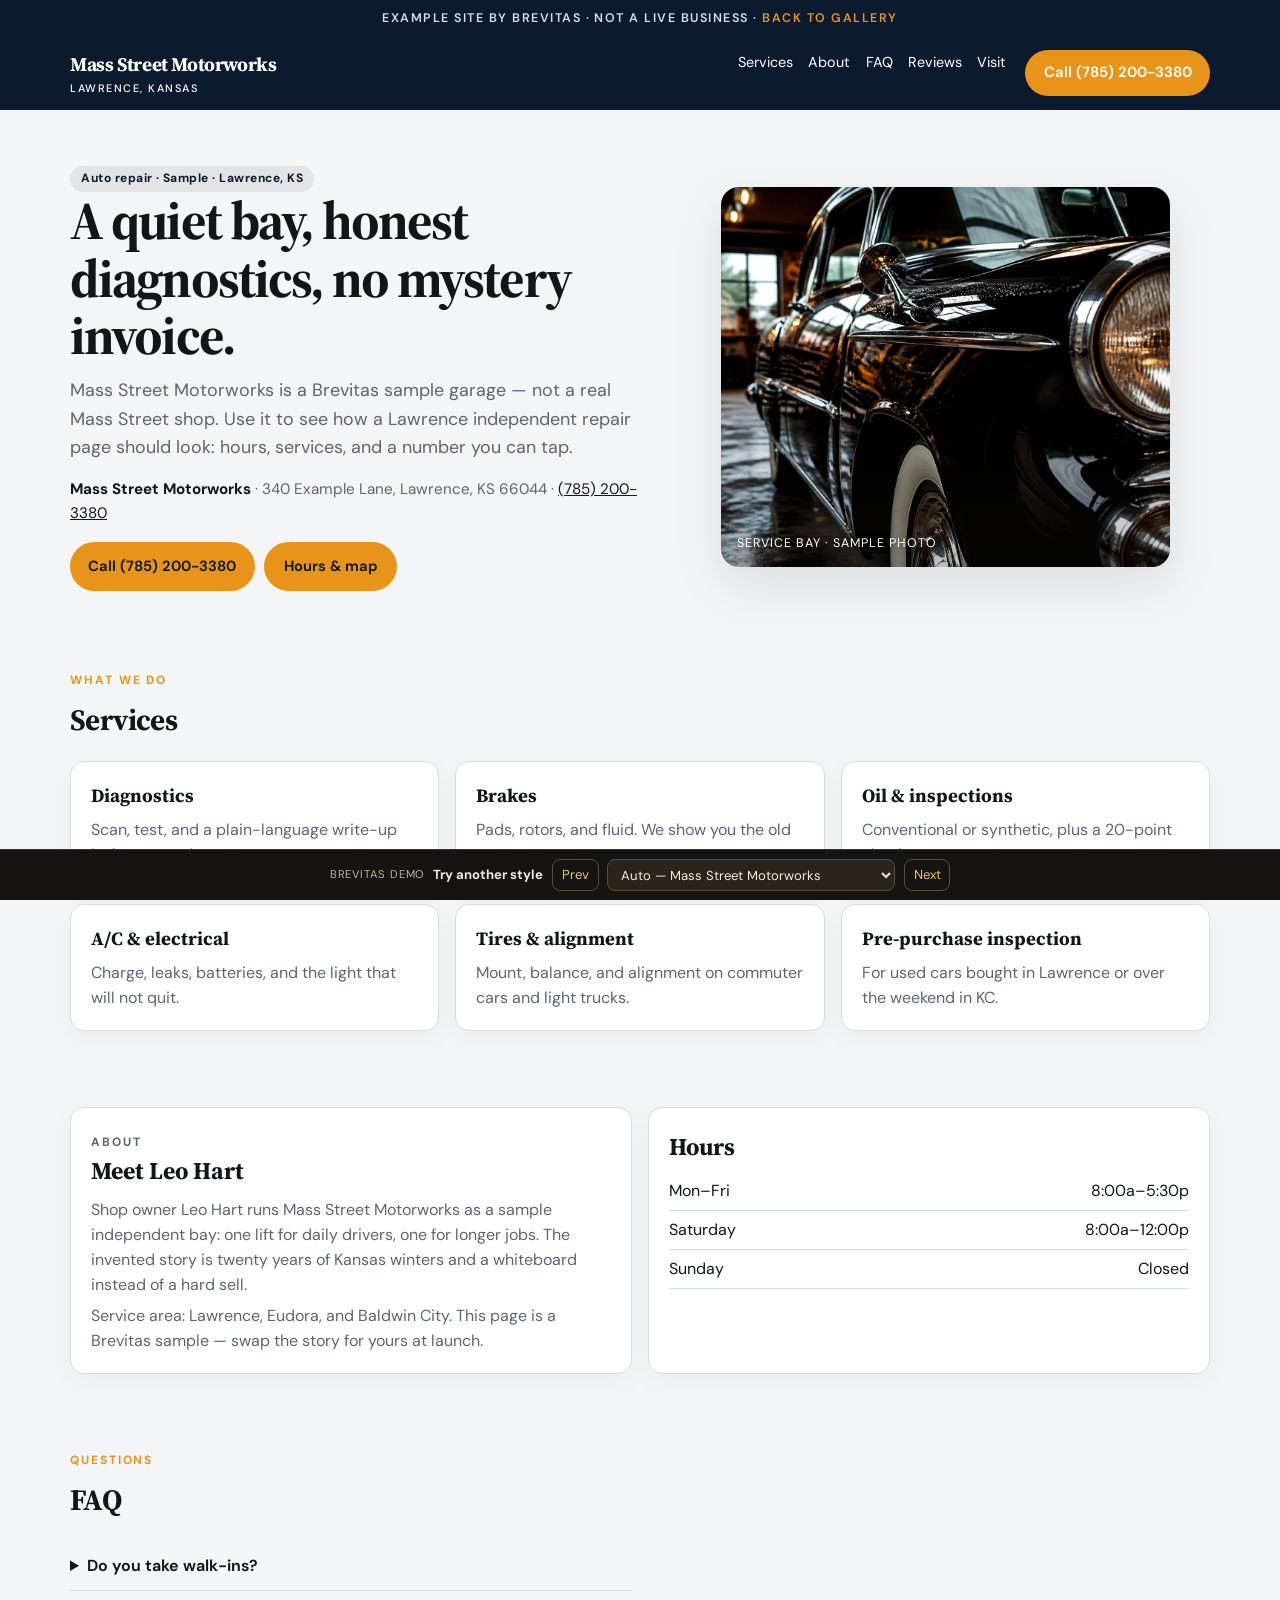
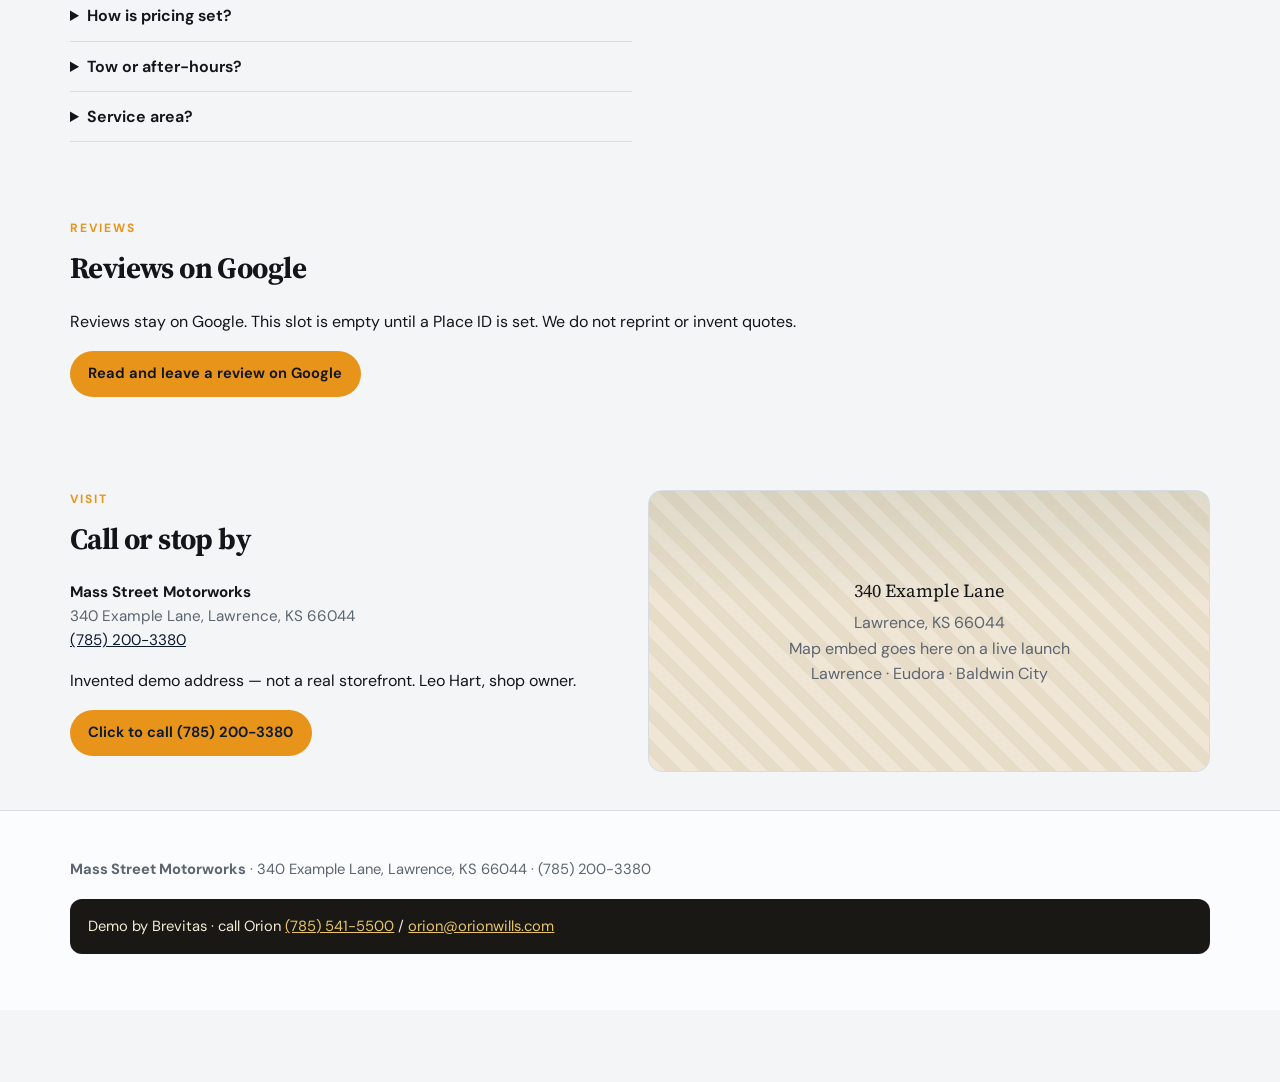
<file: templates/auto/index.html>
<!DOCTYPE html>
<html lang="en">
<head>
<!--
BREVITAS GBP + AI OVERVIEW CHECKLIST (launch hygiene, not a ranking promise)
- NAP on this page MUST match Google Business Profile exactly (name, street, city, region, postal, phone).
- One primary GBP category = the money service; 2–5 secondaries you actually perform. Business name = the sign, not keywords.
- Pin on the real door. Add service areas only if you travel (Lawrence, Eudora, Baldwin City, Lecompton). Never “whole US”.
- Hours, holiday, and KU-weekend exceptions here = GBP hours. Same phone format everywhere.
- Photos: storefront, team (permission), real jobs. Fresh monthly if you can. Avoid stock on a live listing.
- Reviews: ask in person; QR to the GBP review URL. Reply in a human voice. Never buy or invent ratings.
- FAQ stays as HTML <details> plus FAQPage JSON-LD so answers are extractable. Do not promise a Google AI Overview or Gemini recap.
- Citation-ready copy: short factual sentences, city names, services, hours, phone. Swap demo NAP before you index.
- Tracking numbers belong in ads, not as the GBP phone. Do not invent a number or owner.
-->
  <meta charset="utf-8">
  <meta name="viewport" content="width=device-width, initial-scale=1">
  <title>Independent auto repair in Lawrence, KS | Mass Street Motorworks</title>
  <meta name="description" content="Mass Street Motorworks is a sample independent garage by Brevitas. Brakes, diagnostics, and inspections in Lawrence. Demo only.">
  <meta name="robots" content="noindex, nofollow">
  <link rel="canonical" href="https://orionwills.com/templates/auto/">
  <meta property="og:type" content="website">
  <meta property="og:title" content="Independent auto repair in Lawrence, KS | Mass Street Motorworks">
  <meta property="og:description" content="Mass Street Motorworks is a sample independent garage by Brevitas. Brakes, diagnostics, and inspections in Lawrence. Demo only.">
  <meta property="og:locale" content="en_US">
  <meta name="twitter:card" content="summary_large_image">
  <meta name="geo.region" content="US-KS">
  <meta name="geo.placename" content="Lawrence">
  <link rel="preconnect" href="https://fonts.googleapis.com">
  <link rel="preconnect" href="https://fonts.gstatic.com" crossorigin>
  <link href="https://fonts.googleapis.com/css2?family=DM+Sans:wght@400;600;700&family=Source+Serif+4:opsz,wght@8..60,600;8..60,700&display=swap" rel="stylesheet">
  <link rel="stylesheet" href="../shared.css">
  <link rel="stylesheet" href="/skins.css">
  <script type="application/ld+json">
  {
    "@context": "https://schema.org",
    "@type": "AutoRepair",
    "name": "Mass Street Motorworks",
    "description": "Mass Street Motorworks is a sample independent garage by Brevitas. Brakes, diagnostics, and inspections in Lawrence. Demo only.",
    "image": "../assets/auto.jpg",
    "telephone": "+17852003380",
    "url": "https://orionwills.com/templates/auto/",
    "priceRange": "$$",
    
    "address": {
      "@type": "PostalAddress",
      "streetAddress": "340 Example Lane",
      "addressLocality": "Lawrence",
      "addressRegion": "KS",
      "postalCode": "66044",
      "addressCountry": "US"
    },
    "areaServed": ["Lawrence KS", "Eudora KS", "Baldwin City KS"],
    "openingHoursSpecification": [
      { "@type": "OpeningHoursSpecification", "dayOfWeek": ["Monday","Tuesday","Wednesday","Thursday","Friday"], "opens": "08:00", "closes": "17:30" },
      { "@type": "OpeningHoursSpecification", "dayOfWeek": "Saturday", "opens": "08:00", "closes": "12:00" }
    ]
  }
  </script>
  <script type="application/ld+json">
  {
    "@context": "https://schema.org",
    "@type": "FAQPage",
    "mainEntity": [
      {
        "@type": "Question",
        "name": "Do you take walk-ins?",
        "acceptedAnswer": {
          "@type": "Answer",
          "text": "Oil changes often. Diagnostics need a slot — call the demo line and we will show how a live shop would book you."
        }
      },
      {
        "@type": "Question",
        "name": "How is pricing set?",
        "acceptedAnswer": {
          "@type": "Answer",
          "text": "Labor is posted by the hour. Most brake jobs for a sedan fall in a mid-hundreds range; we quote before the wrench turns."
        }
      },
      {
        "@type": "Question",
        "name": "Tow or after-hours?",
        "acceptedAnswer": {
          "@type": "Answer",
          "text": "We do not run a wrecker. If you are stranded, we can recommend a towing partner. Overnight drop keys are a live-shop option."
        }
      },
      {
        "@type": "Question",
        "name": "Service area?",
        "acceptedAnswer": {
          "@type": "Answer",
          "text": "Lawrence, Eudora, Baldwin City. We work on cars that live here, not fleet contracts out of state."
        }
      }
    ]
  }
  </script>

</head>
<body class="theme-auto">
  <div class="sample-banner">Example site by Brevitas · not a live business · <a href="/templates">Back to gallery</a></div>
  <a class="skip" href="#main">Skip to content</a>
  <header class="site-header">
    <div class="wrap">
      <a class="brand" href="#top">Mass Street Motorworks<small>Lawrence, Kansas</small></a>
      <button class="nav-toggle" type="button" aria-label="Menu" aria-expanded="false">Menu</button>
      <nav class="nav" aria-label="Primary">
        <a href="#services">Services</a>
        <a href="#about">About</a>
        <a href="#faq">FAQ</a>
        <a href="#reviews">Reviews</a>
        <a href="#visit">Visit</a>
        <a class="btn" href="tel:+17852003380">Call (785) 200-3380</a>
      </nav>
    </div>
  </header>
  <main id="main">
    <div class="wrap hero">
      <div>
        <span class="badge">Auto repair · Sample · Lawrence, KS</span>
        <h1>A quiet bay, honest diagnostics, no mystery invoice.</h1>
        <p class="lede">Mass Street Motorworks is a Brevitas sample garage — not a real Mass Street shop. Use it to see how a Lawrence independent repair page should look: hours, services, and a number you can tap.</p>
        <p class="nap"><strong>Mass Street Motorworks</strong> · 340 Example Lane, Lawrence, KS 66044 · <a href="tel:+17852003380">(785) 200-3380</a></p>
        <div class="btn-row">
          <a class="btn" href="tel:+17852003380">Call (785) 200-3380</a>
          <a class="btn secondary" href="#visit">Hours &amp; map</a>
        </div>
      </div>
      <figure class="hero-photo">
        <img src="../assets/auto.jpg" alt="Garage bay photo for Mass Street Motorworks sample site" width="1536" height="1024">
        <figcaption>Service bay · sample photo</figcaption>
      </figure>
    </div>
    <section id="services">
      <div class="wrap">
        <p class="eyebrow">What we do</p>
        <h2 class="section-title">Services</h2>
        <div class="grid-3">
      <article class="card"><h3>Diagnostics</h3><p>Scan, test, and a plain-language write-up before we order parts.</p></article>
      <article class="card"><h3>Brakes</h3><p>Pads, rotors, and fluid. We show you the old parts.</p></article>
      <article class="card"><h3>Oil & inspections</h3><p>Conventional or synthetic, plus a 20-point check.</p></article>
      <article class="card"><h3>A/C & electrical</h3><p>Charge, leaks, batteries, and the light that will not quit.</p></article>
      <article class="card"><h3>Tires & alignment</h3><p>Mount, balance, and alignment on commuter cars and light trucks.</p></article>
      <article class="card"><h3>Pre-purchase inspection</h3><p>For used cars bought in Lawrence or over the weekend in KC.</p></article>
        </div>
      </div>
    </section>
    <section id="about">
      <div class="wrap grid-2">
        <div class="card">
          <p class="eyebrow">About</p>
          <h2>Meet Leo Hart</h2>
          <p>Shop owner Leo Hart runs Mass Street Motorworks as a sample independent bay: one lift for daily drivers, one for longer jobs. The invented story is twenty years of Kansas winters and a whiteboard instead of a hard sell.</p>
          <p>Service area: Lawrence, Eudora, and Baldwin City. This page is a Brevitas sample — swap the story for yours at launch.</p>
        </div>
        <div class="card">
          <h2>Hours</h2>
          <ul class="hours">
            <li><span>Mon–Fri</span><span>8:00a–5:30p</span></li>
            <li><span>Saturday</span><span>8:00a–12:00p</span></li>
            <li><span>Sunday</span><span>Closed</span></li>
          </ul>
        </div>
      </div>
    </section>
    <section id="faq">
      <div class="wrap grid-2">
        <div>
          <p class="eyebrow">Questions</p>
          <h2 class="section-title">FAQ</h2>
          <div class="faq">
        <details><summary>Do you take walk-ins?</summary><p>Oil changes often. Diagnostics need a slot — call the demo line and we will show how a live shop would book you.</p></details>
        <details><summary>How is pricing set?</summary><p>Labor is posted by the hour. Most brake jobs for a sedan fall in a mid-hundreds range; we quote before the wrench turns.</p></details>
        <details><summary>Tow or after-hours?</summary><p>We do not run a wrecker. If you are stranded, we can recommend a towing partner. Overnight drop keys are a live-shop option.</p></details>
        <details><summary>Service area?</summary><p>Lawrence, Eudora, Baldwin City. We work on cars that live here, not fleet contracts out of state.</p></details>
          </div>
        </div>
      </div>
    </section>
    <section id="reviews" class="reviews" data-place-id="">
      <div class="wrap">
        <p class="eyebrow">Reviews</p>
        <h2 class="section-title">Reviews on Google</h2>
        <div class="google-reviews-embed" hidden></div>
        <p class="reviews-empty">Reviews stay on Google. This slot is empty until a Place ID is set. We do not reprint or invent quotes.</p>
        <p><a class="btn warm" href="https://www.google.com/maps/search/?api=1&query=Mass+Street+Motorworks%2C+340+Example+Lane%2C+Lawrence%2C+KS+66044" rel="noopener noreferrer" target="_blank">Read and leave a review on Google</a></p>
      </div>
    </section>
    <section id="visit">
      <div class="wrap grid-2">
        <div>
          <p class="eyebrow">Visit</p>
          <h2 class="section-title">Call or stop by</h2>
          <p class="nap"><strong>Mass Street Motorworks</strong><br>340 Example Lane, Lawrence, KS 66044<br><a href="tel:+17852003380">(785) 200-3380</a></p>
          <p>Invented demo address — not a real storefront. Leo Hart, shop owner.</p>
          <p><a class="btn warm" href="tel:+17852003380">Click to call (785) 200-3380</a></p>
        </div>
        <div class="map-placeholder" role="img" aria-label="Map placeholder for demo address">
          <div>
            <p class="map-pin">340 Example Lane</p>
            Lawrence, KS 66044<br>Map embed goes here on a live launch<br>Lawrence · Eudora · Baldwin City
          </div>
        </div>
      </div>
    </section>
  </main>
  <footer class="site-foot">
    <div class="wrap">
      <p><strong>Mass Street Motorworks</strong> · 340 Example Lane, Lawrence, KS 66044 · (785) 200-3380</p>
      <div class="foot-cta">
        Demo by Brevitas · call Orion <a href="tel:+17855415500">(785) 541-5500</a> / <!--email_off--><a href="mailto:orion@orionwills.com">orion@orionwills.com</a><!--/email_off-->
      </div>
    </div>
  </footer>


  <script>
  (function () {
    var root = document.getElementById("reviews");
    if (!root) return;
    var placeId = (root.getAttribute("data-place-id") || window.PLACE_ID || "").trim();
    var embed = root.querySelector(".google-reviews-embed");
    var empty = root.querySelector(".reviews-empty");
    if (!placeId) {
      if (embed) { embed.hidden = true; embed.replaceChildren(); }
      if (empty) { empty.hidden = false; }
      return;
    }
    if (empty) empty.hidden = true;
    if (!embed) return;
    var iframe = document.createElement("iframe");
    iframe.title = "Google Maps listing and reviews";
    iframe.loading = "lazy";
    iframe.referrerPolicy = "no-referrer-when-downgrade";
    iframe.src = "https://www.google.com/maps?q=place_id:" + encodeURIComponent(placeId) + "&output=embed";
    embed.replaceChildren(iframe);
    embed.hidden = false;
  })();
  </script>

  <div class="demo-switcher" role="navigation" aria-label="Brevitas demo styles">
    <span>Brevitas demo</span>
    <strong>Try another style</strong>
    <a href="../home-services/">Prev</a>
    <label for="style-jump">Industry</label>
    <select id="style-jump" onchange="if(this.value) location.href=this.value">
      <option value="../restaurant/">Restaurant — Prairie & Pine</option>
      <option value="../home-services/">Home services — Kaw Valley Mechanical</option>
      <option value="../auto/" selected>Auto — Mass Street Motorworks</option>
      <option value="../salon-wellness/">Salon — Goldleaf Studio</option>
      <option value="../retail/">Retail — Flint Hills Goods</option>
      <option value="../professional-services/">Professional — Stonehouse Ledger</option>
      <option value="../medical-clinic/">Clinic — East Heights Care</option>
      <option value="../generic-local/">Local — Riverfront Co.</option>
    </select>
    <a href="../salon-wellness/">Next</a>
  </div>


  <script>
  (function(){
    var h=document.querySelector("header.site-header"), t=document.querySelector(".nav-toggle");
    if(t&&h){ t.addEventListener("click", function(){ var o=h.classList.toggle("open"); t.setAttribute("aria-expanded", o?"true":"false"); }); }
  })();
  </script>
  <script src="/skins.js"></script>
</body>
</html>
</file>
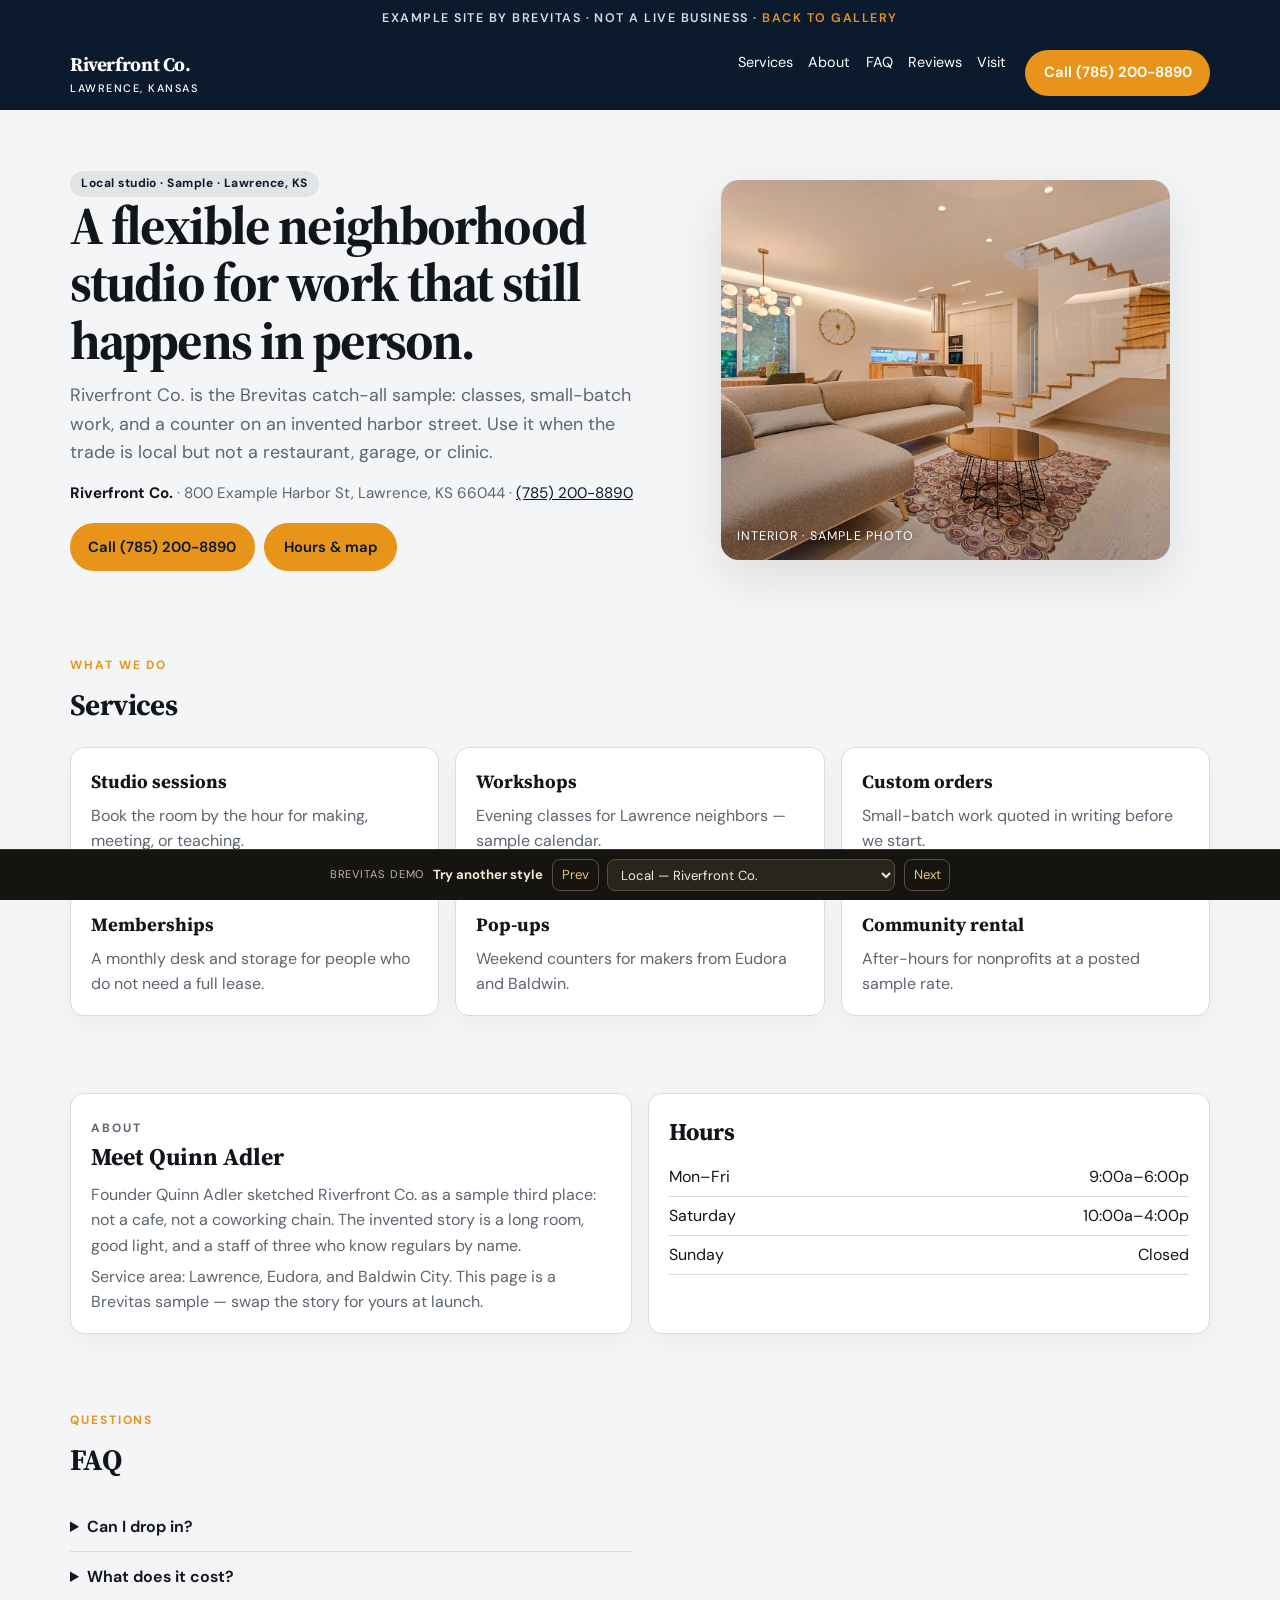
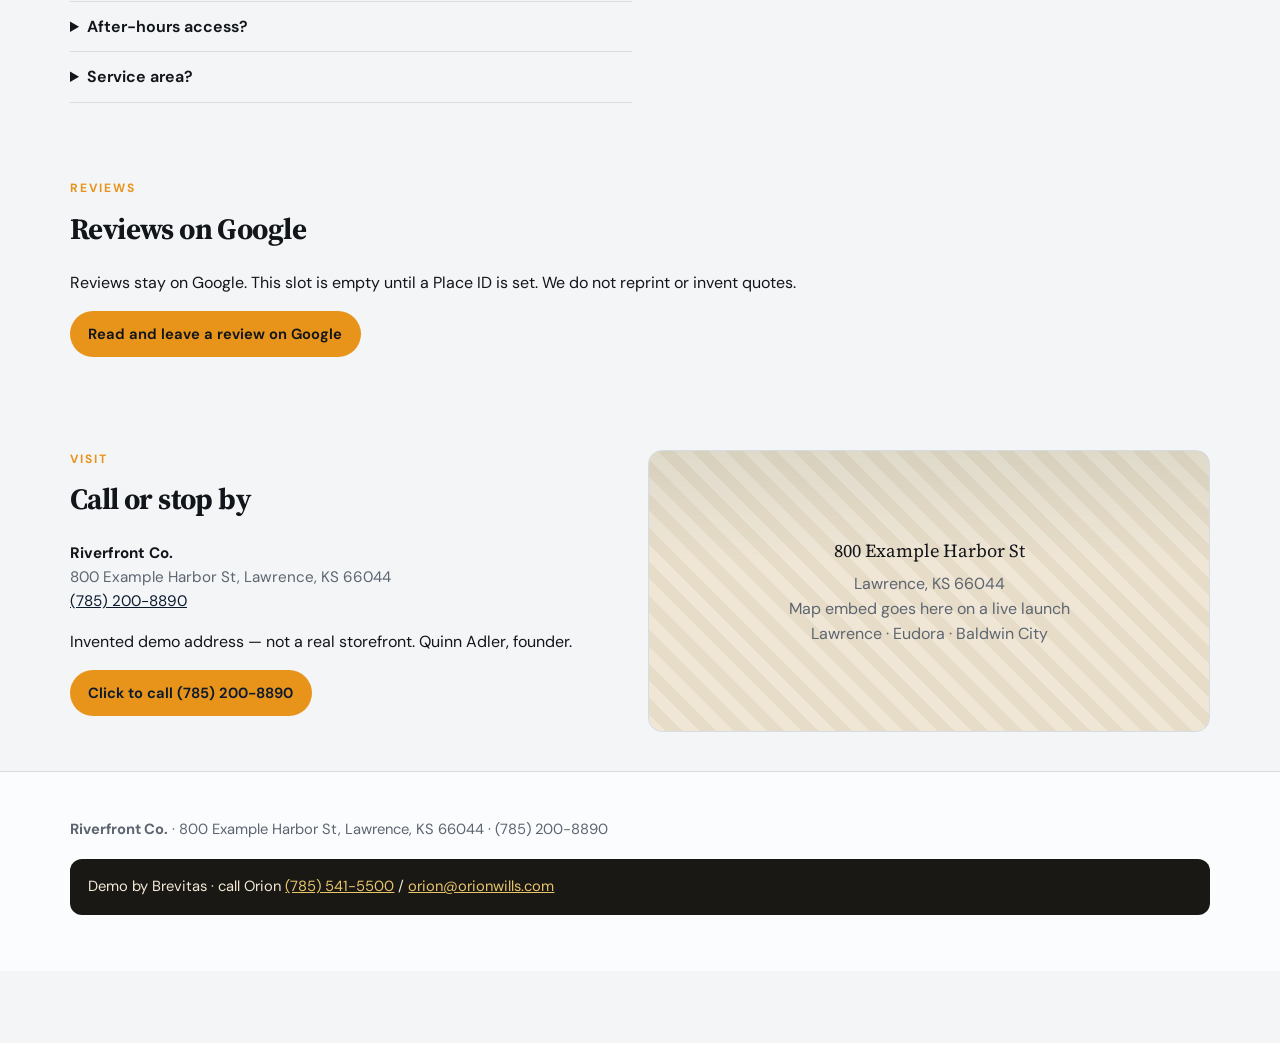
<file: templates/generic-local/index.html>
<!DOCTYPE html>
<html lang="en">
<head>
<!--
BREVITAS GBP + AI OVERVIEW CHECKLIST (launch hygiene, not a ranking promise)
- NAP on this page MUST match Google Business Profile exactly (name, street, city, region, postal, phone).
- One primary GBP category = the money service; 2–5 secondaries you actually perform. Business name = the sign, not keywords.
- Pin on the real door. Add service areas only if you travel (Lawrence, Eudora, Baldwin City, Lecompton). Never “whole US”.
- Hours, holiday, and KU-weekend exceptions here = GBP hours. Same phone format everywhere.
- Photos: storefront, team (permission), real jobs. Fresh monthly if you can. Avoid stock on a live listing.
- Reviews: ask in person; QR to the GBP review URL. Reply in a human voice. Never buy or invent ratings.
- FAQ stays as HTML <details> plus FAQPage JSON-LD so answers are extractable. Do not promise a Google AI Overview or Gemini recap.
- Citation-ready copy: short factual sentences, city names, services, hours, phone. Swap demo NAP before you index.
- Tracking numbers belong in ads, not as the GBP phone. Do not invent a number or owner.
-->
  <meta charset="utf-8">
  <meta name="viewport" content="width=device-width, initial-scale=1">
  <title>Neighborhood studio in Lawrence, KS | Riverfront Co.</title>
  <meta name="description" content="Riverfront Co. is a sample local business by Brevitas — a flexible layout for shops that do not fit a single trade. Demo only.">
  <meta name="robots" content="noindex, nofollow">
  <link rel="canonical" href="https://orionwills.com/templates/generic-local/">
  <meta property="og:type" content="website">
  <meta property="og:title" content="Neighborhood studio in Lawrence, KS | Riverfront Co.">
  <meta property="og:description" content="Riverfront Co. is a sample local business by Brevitas — a flexible layout for shops that do not fit a single trade. Demo only.">
  <meta property="og:locale" content="en_US">
  <meta name="twitter:card" content="summary_large_image">
  <meta name="geo.region" content="US-KS">
  <meta name="geo.placename" content="Lawrence">
  <link rel="preconnect" href="https://fonts.googleapis.com">
  <link rel="preconnect" href="https://fonts.gstatic.com" crossorigin>
  <link href="https://fonts.googleapis.com/css2?family=DM+Sans:wght@400;600;700&family=Source+Serif+4:opsz,wght@8..60,600;8..60,700&display=swap" rel="stylesheet">
  <link rel="stylesheet" href="../shared.css">
  <link rel="stylesheet" href="/skins.css">
  <script type="application/ld+json">
  {
    "@context": "https://schema.org",
    "@type": "LocalBusiness",
    "name": "Riverfront Co.",
    "description": "Riverfront Co. is a sample local business by Brevitas — a flexible layout for shops that do not fit a single trade. Demo only.",
    "image": "../assets/local.jpg",
    "telephone": "+17852008890",
    "url": "https://orionwills.com/templates/generic-local/",
    "priceRange": "$$",
    
    "address": {
      "@type": "PostalAddress",
      "streetAddress": "800 Example Harbor St",
      "addressLocality": "Lawrence",
      "addressRegion": "KS",
      "postalCode": "66044",
      "addressCountry": "US"
    },
    "areaServed": ["Lawrence KS", "Eudora KS", "Baldwin City KS"],
    "openingHoursSpecification": [
      { "@type": "OpeningHoursSpecification", "dayOfWeek": ["Monday","Tuesday","Wednesday","Thursday","Friday"], "opens": "09:00", "closes": "18:00" },
      { "@type": "OpeningHoursSpecification", "dayOfWeek": "Saturday", "opens": "10:00", "closes": "16:00" }
    ]
  }
  </script>
  <script type="application/ld+json">
  {
    "@context": "https://schema.org",
    "@type": "FAQPage",
    "mainEntity": [
      {
        "@type": "Question",
        "name": "Can I drop in?",
        "acceptedAnswer": {
          "@type": "Answer",
          "text": "Weekdays usually. Weekends are workshop-first — call the demo line."
        }
      },
      {
        "@type": "Question",
        "name": "What does it cost?",
        "acceptedAnswer": {
          "@type": "Answer",
          "text": "Hourly studio time is a modest two-digit rate. Memberships are quoted monthly. Workshops listed on the chalkboard."
        }
      },
      {
        "@type": "Question",
        "name": "After-hours access?",
        "acceptedAnswer": {
          "@type": "Answer",
          "text": "Members with a fob in a live shop. This demo does not issue keys."
        }
      },
      {
        "@type": "Question",
        "name": "Service area?",
        "acceptedAnswer": {
          "@type": "Answer",
          "text": "Lawrence first, then Eudora and Baldwin City makers who need a room."
        }
      }
    ]
  }
  </script>

</head>
<body class="theme-generic">
  <div class="sample-banner">Example site by Brevitas · not a live business · <a href="/templates">Back to gallery</a></div>
  <a class="skip" href="#main">Skip to content</a>
  <header class="site-header">
    <div class="wrap">
      <a class="brand" href="#top">Riverfront Co.<small>Lawrence, Kansas</small></a>
      <button class="nav-toggle" type="button" aria-label="Menu" aria-expanded="false">Menu</button>
      <nav class="nav" aria-label="Primary">
        <a href="#services">Services</a>
        <a href="#about">About</a>
        <a href="#faq">FAQ</a>
        <a href="#reviews">Reviews</a>
        <a href="#visit">Visit</a>
        <a class="btn" href="tel:+17852008890">Call (785) 200-8890</a>
      </nav>
    </div>
  </header>
  <main id="main">
    <div class="wrap hero">
      <div>
        <span class="badge">Local studio · Sample · Lawrence, KS</span>
        <h1>A flexible neighborhood studio for work that still happens in person.</h1>
        <p class="lede">Riverfront Co. is the Brevitas catch-all sample: classes, small-batch work, and a counter on an invented harbor street. Use it when the trade is local but not a restaurant, garage, or clinic.</p>
        <p class="nap"><strong>Riverfront Co.</strong> · 800 Example Harbor St, Lawrence, KS 66044 · <a href="tel:+17852008890">(785) 200-8890</a></p>
        <div class="btn-row">
          <a class="btn" href="tel:+17852008890">Call (785) 200-8890</a>
          <a class="btn secondary" href="#visit">Hours &amp; map</a>
        </div>
      </div>
      <figure class="hero-photo">
        <img src="../assets/local.jpg" alt="Bright interior for Riverfront Co. sample local business" width="1536" height="1024">
        <figcaption>Interior · sample photo</figcaption>
      </figure>
    </div>
    <section id="services">
      <div class="wrap">
        <p class="eyebrow">What we do</p>
        <h2 class="section-title">Services</h2>
        <div class="grid-3">
      <article class="card"><h3>Studio sessions</h3><p>Book the room by the hour for making, meeting, or teaching.</p></article>
      <article class="card"><h3>Workshops</h3><p>Evening classes for Lawrence neighbors — sample calendar.</p></article>
      <article class="card"><h3>Custom orders</h3><p>Small-batch work quoted in writing before we start.</p></article>
      <article class="card"><h3>Memberships</h3><p>A monthly desk and storage for people who do not need a full lease.</p></article>
      <article class="card"><h3>Pop-ups</h3><p>Weekend counters for makers from Eudora and Baldwin.</p></article>
      <article class="card"><h3>Community rental</h3><p>After-hours for nonprofits at a posted sample rate.</p></article>
        </div>
      </div>
    </section>
    <section id="about">
      <div class="wrap grid-2">
        <div class="card">
          <p class="eyebrow">About</p>
          <h2>Meet Quinn Adler</h2>
          <p>Founder Quinn Adler sketched Riverfront Co. as a sample third place: not a cafe, not a coworking chain. The invented story is a long room, good light, and a staff of three who know regulars by name.</p>
          <p>Service area: Lawrence, Eudora, and Baldwin City. This page is a Brevitas sample — swap the story for yours at launch.</p>
        </div>
        <div class="card">
          <h2>Hours</h2>
          <ul class="hours">
            <li><span>Mon–Fri</span><span>9:00a–6:00p</span></li>
            <li><span>Saturday</span><span>10:00a–4:00p</span></li>
            <li><span>Sunday</span><span>Closed</span></li>
          </ul>
        </div>
      </div>
    </section>
    <section id="faq">
      <div class="wrap grid-2">
        <div>
          <p class="eyebrow">Questions</p>
          <h2 class="section-title">FAQ</h2>
          <div class="faq">
        <details><summary>Can I drop in?</summary><p>Weekdays usually. Weekends are workshop-first — call the demo line.</p></details>
        <details><summary>What does it cost?</summary><p>Hourly studio time is a modest two-digit rate. Memberships are quoted monthly. Workshops listed on the chalkboard.</p></details>
        <details><summary>After-hours access?</summary><p>Members with a fob in a live shop. This demo does not issue keys.</p></details>
        <details><summary>Service area?</summary><p>Lawrence first, then Eudora and Baldwin City makers who need a room.</p></details>
          </div>
        </div>
      </div>
    </section>
    <section id="reviews" class="reviews" data-place-id="">
      <div class="wrap">
        <p class="eyebrow">Reviews</p>
        <h2 class="section-title">Reviews on Google</h2>
        <div class="google-reviews-embed" hidden></div>
        <p class="reviews-empty">Reviews stay on Google. This slot is empty until a Place ID is set. We do not reprint or invent quotes.</p>
        <p><a class="btn warm" href="https://www.google.com/maps/search/?api=1&query=Riverfront+Co.%2C+800+Example+Harbor+St%2C+Lawrence%2C+KS+66044" rel="noopener noreferrer" target="_blank">Read and leave a review on Google</a></p>
      </div>
    </section>
    <section id="visit">
      <div class="wrap grid-2">
        <div>
          <p class="eyebrow">Visit</p>
          <h2 class="section-title">Call or stop by</h2>
          <p class="nap"><strong>Riverfront Co.</strong><br>800 Example Harbor St, Lawrence, KS 66044<br><a href="tel:+17852008890">(785) 200-8890</a></p>
          <p>Invented demo address — not a real storefront. Quinn Adler, founder.</p>
          <p><a class="btn warm" href="tel:+17852008890">Click to call (785) 200-8890</a></p>
        </div>
        <div class="map-placeholder" role="img" aria-label="Map placeholder for demo address">
          <div>
            <p class="map-pin">800 Example Harbor St</p>
            Lawrence, KS 66044<br>Map embed goes here on a live launch<br>Lawrence · Eudora · Baldwin City
          </div>
        </div>
      </div>
    </section>
  </main>
  <footer class="site-foot">
    <div class="wrap">
      <p><strong>Riverfront Co.</strong> · 800 Example Harbor St, Lawrence, KS 66044 · (785) 200-8890</p>
      <div class="foot-cta">
        Demo by Brevitas · call Orion <a href="tel:+17855415500">(785) 541-5500</a> / <!--email_off--><a href="mailto:orion@orionwills.com">orion@orionwills.com</a><!--/email_off-->
      </div>
    </div>
  </footer>


  <script>
  (function () {
    var root = document.getElementById("reviews");
    if (!root) return;
    var placeId = (root.getAttribute("data-place-id") || window.PLACE_ID || "").trim();
    var embed = root.querySelector(".google-reviews-embed");
    var empty = root.querySelector(".reviews-empty");
    if (!placeId) {
      if (embed) { embed.hidden = true; embed.replaceChildren(); }
      if (empty) { empty.hidden = false; }
      return;
    }
    if (empty) empty.hidden = true;
    if (!embed) return;
    var iframe = document.createElement("iframe");
    iframe.title = "Google Maps listing and reviews";
    iframe.loading = "lazy";
    iframe.referrerPolicy = "no-referrer-when-downgrade";
    iframe.src = "https://www.google.com/maps?q=place_id:" + encodeURIComponent(placeId) + "&output=embed";
    embed.replaceChildren(iframe);
    embed.hidden = false;
  })();
  </script>

  <div class="demo-switcher" role="navigation" aria-label="Brevitas demo styles">
    <span>Brevitas demo</span>
    <strong>Try another style</strong>
    <a href="../medical-clinic/">Prev</a>
    <label for="style-jump">Industry</label>
    <select id="style-jump" onchange="if(this.value) location.href=this.value">
      <option value="../restaurant/">Restaurant — Prairie & Pine</option>
      <option value="../home-services/">Home services — Kaw Valley Mechanical</option>
      <option value="../auto/">Auto — Mass Street Motorworks</option>
      <option value="../salon-wellness/">Salon — Goldleaf Studio</option>
      <option value="../retail/">Retail — Flint Hills Goods</option>
      <option value="../professional-services/">Professional — Stonehouse Ledger</option>
      <option value="../medical-clinic/">Clinic — East Heights Care</option>
      <option value="../generic-local/" selected>Local — Riverfront Co.</option>
    </select>
    <a href="../restaurant/">Next</a>
  </div>


  <script>
  (function(){
    var h=document.querySelector("header.site-header"), t=document.querySelector(".nav-toggle");
    if(t&&h){ t.addEventListener("click", function(){ var o=h.classList.toggle("open"); t.setAttribute("aria-expanded", o?"true":"false"); }); }
  })();
  </script>
  <script src="/skins.js"></script>
</body>
</html>
</file>
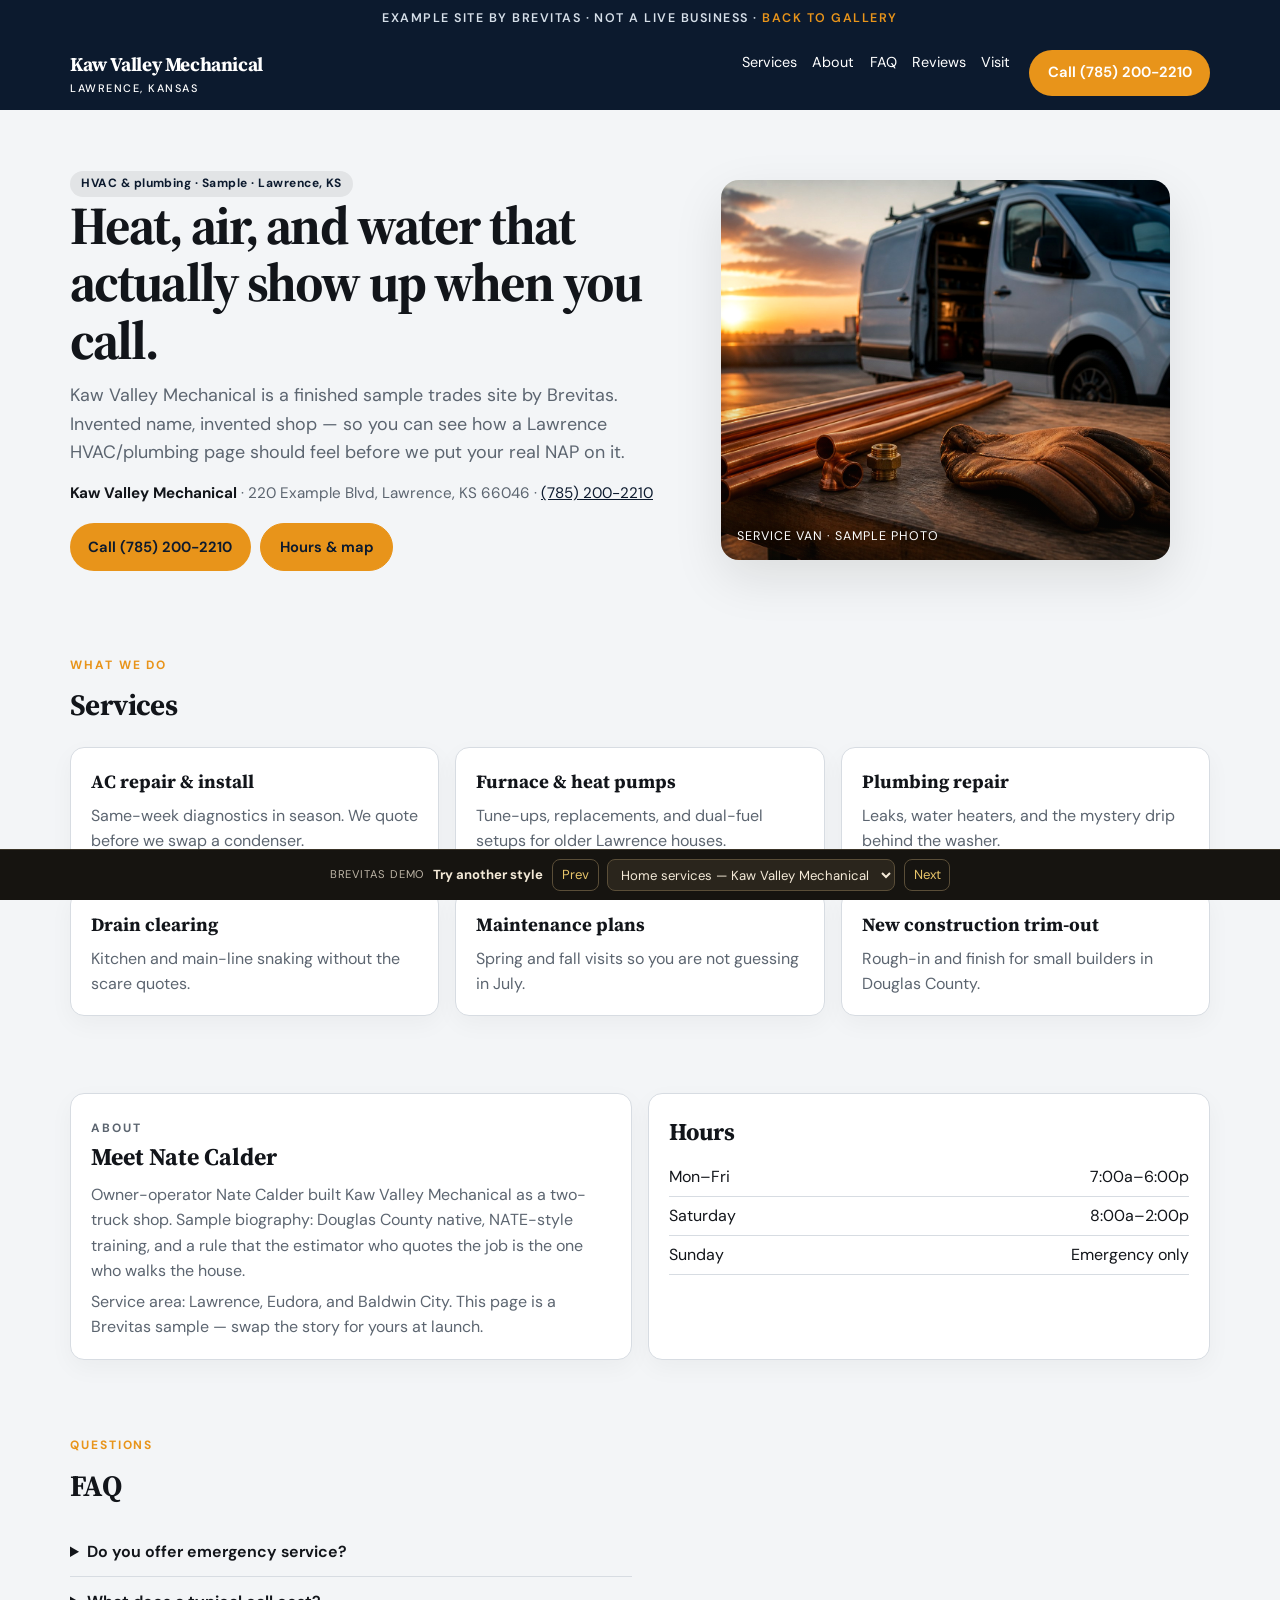
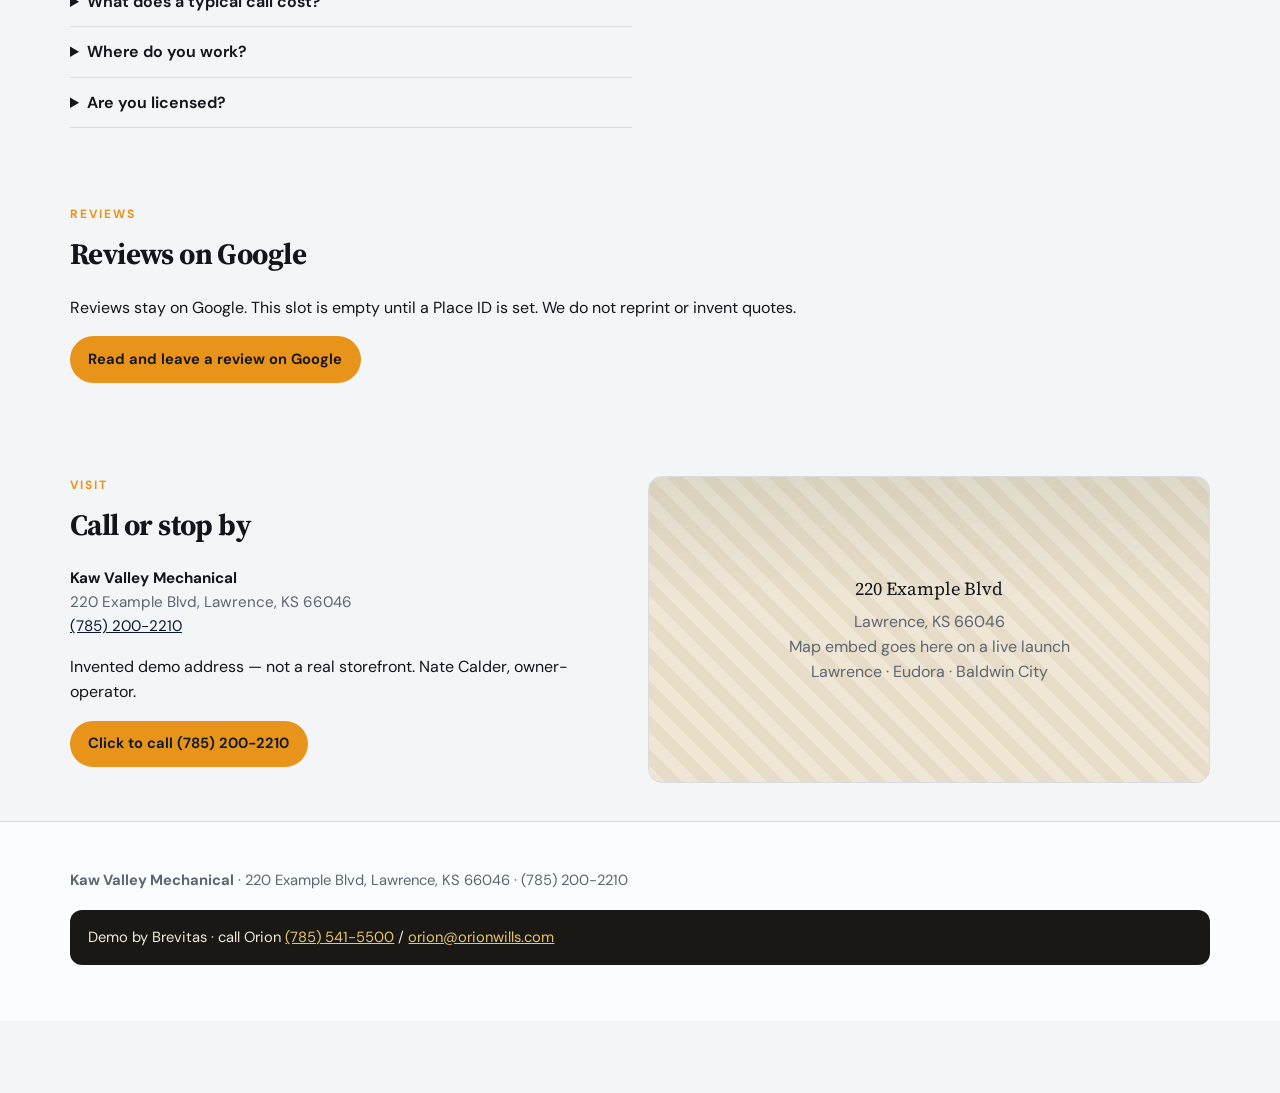
<file: templates/home-services/index.html>
<!DOCTYPE html>
<html lang="en">
<head>
<!--
BREVITAS GBP + AI OVERVIEW CHECKLIST (launch hygiene, not a ranking promise)
- NAP on this page MUST match Google Business Profile exactly (name, street, city, region, postal, phone).
- One primary GBP category = the money service; 2–5 secondaries you actually perform. Business name = the sign, not keywords.
- Pin on the real door. Add service areas only if you travel (Lawrence, Eudora, Baldwin City, Lecompton). Never “whole US”.
- Hours, holiday, and KU-weekend exceptions here = GBP hours. Same phone format everywhere.
- Photos: storefront, team (permission), real jobs. Fresh monthly if you can. Avoid stock on a live listing.
- Reviews: ask in person; QR to the GBP review URL. Reply in a human voice. Never buy or invent ratings.
- FAQ stays as HTML <details> plus FAQPage JSON-LD so answers are extractable. Do not promise a Google AI Overview or Gemini recap.
- Citation-ready copy: short factual sentences, city names, services, hours, phone. Swap demo NAP before you index.
- Tracking numbers belong in ads, not as the GBP phone. Do not invent a number or owner.
-->
  <meta charset="utf-8">
  <meta name="viewport" content="width=device-width, initial-scale=1">
  <title>HVAC and plumbing in Lawrence, KS | Kaw Valley Mechanical</title>
  <meta name="description" content="Kaw Valley Mechanical is a sample HVAC and plumbing company by Brevitas serving Lawrence, Eudora, and Baldwin City. Demo only.">
  <meta name="robots" content="noindex, nofollow">
  <link rel="canonical" href="https://orionwills.com/templates/home-services/">
  <meta property="og:type" content="website">
  <meta property="og:title" content="HVAC and plumbing in Lawrence, KS | Kaw Valley Mechanical">
  <meta property="og:description" content="Kaw Valley Mechanical is a sample HVAC and plumbing company by Brevitas serving Lawrence, Eudora, and Baldwin City. Demo only.">
  <meta property="og:locale" content="en_US">
  <meta name="twitter:card" content="summary_large_image">
  <meta name="geo.region" content="US-KS">
  <meta name="geo.placename" content="Lawrence">
  <link rel="preconnect" href="https://fonts.googleapis.com">
  <link rel="preconnect" href="https://fonts.gstatic.com" crossorigin>
  <link href="https://fonts.googleapis.com/css2?family=DM+Sans:wght@400;600;700&family=Source+Serif+4:opsz,wght@8..60,600;8..60,700&display=swap" rel="stylesheet">
  <link rel="stylesheet" href="../shared.css">
  <link rel="stylesheet" href="/skins.css">
  <script type="application/ld+json">
  {
    "@context": "https://schema.org",
    "@type": "HomeAndConstructionBusiness",
    "name": "Kaw Valley Mechanical",
    "description": "Kaw Valley Mechanical is a sample HVAC and plumbing company by Brevitas serving Lawrence, Eudora, and Baldwin City. Demo only.",
    "image": "../assets/trades.jpg",
    "telephone": "+17852002210",
    "url": "https://orionwills.com/templates/home-services/",
    "priceRange": "$$",
    
    "address": {
      "@type": "PostalAddress",
      "streetAddress": "220 Example Blvd",
      "addressLocality": "Lawrence",
      "addressRegion": "KS",
      "postalCode": "66046",
      "addressCountry": "US"
    },
    "areaServed": ["Lawrence KS", "Eudora KS", "Baldwin City KS"],
    "openingHoursSpecification": [
      { "@type": "OpeningHoursSpecification", "dayOfWeek": ["Monday","Tuesday","Wednesday","Thursday","Friday"], "opens": "07:00", "closes": "18:00" },
      { "@type": "OpeningHoursSpecification", "dayOfWeek": "Saturday", "opens": "08:00", "closes": "14:00" }
    ]
  }
  </script>
  <script type="application/ld+json">
  {
    "@context": "https://schema.org",
    "@type": "FAQPage",
    "mainEntity": [
      {
        "@type": "Question",
        "name": "Do you offer emergency service?",
        "acceptedAnswer": {
          "@type": "Answer",
          "text": "Yes for no-heat, no-cool in extreme weather, and active leaks. After-hours is a call-out fee plus parts — stated on the phone before we roll."
        }
      },
      {
        "@type": "Question",
        "name": "What does a typical call cost?",
        "acceptedAnswer": {
          "@type": "Answer",
          "text": "Diagnostic visits are a flat trip charge in the $89–$129 range (sample). Repairs are quoted before we start; replacements get a written option sheet."
        }
      },
      {
        "@type": "Question",
        "name": "Where do you work?",
        "acceptedAnswer": {
          "@type": "Answer",
          "text": "Lawrence, Eudora, Baldwin City, and Lecompton. We do not fake a Kansas City radius."
        }
      },
      {
        "@type": "Question",
        "name": "Are you licensed?",
        "acceptedAnswer": {
          "@type": "Answer",
          "text": "A live shop would list license numbers here. This demo leaves the field for your real credentials."
        }
      }
    ]
  }
  </script>

</head>
<body class="theme-home">
  <div class="sample-banner">Example site by Brevitas · not a live business · <a href="/templates">Back to gallery</a></div>
  <a class="skip" href="#main">Skip to content</a>
  <header class="site-header">
    <div class="wrap">
      <a class="brand" href="#top">Kaw Valley Mechanical<small>Lawrence, Kansas</small></a>
      <button class="nav-toggle" type="button" aria-label="Menu" aria-expanded="false">Menu</button>
      <nav class="nav" aria-label="Primary">
        <a href="#services">Services</a>
        <a href="#about">About</a>
        <a href="#faq">FAQ</a>
        <a href="#reviews">Reviews</a>
        <a href="#visit">Visit</a>
        <a class="btn" href="tel:+17852002210">Call (785) 200-2210</a>
      </nav>
    </div>
  </header>
  <main id="main">
    <div class="wrap hero">
      <div>
        <span class="badge">HVAC & plumbing · Sample · Lawrence, KS</span>
        <h1>Heat, air, and water that actually show up when you call.</h1>
        <p class="lede">Kaw Valley Mechanical is a finished sample trades site by Brevitas. Invented name, invented shop — so you can see how a Lawrence HVAC/plumbing page should feel before we put your real NAP on it.</p>
        <p class="nap"><strong>Kaw Valley Mechanical</strong> · 220 Example Blvd, Lawrence, KS 66046 · <a href="tel:+17852002210">(785) 200-2210</a></p>
        <div class="btn-row">
          <a class="btn" href="tel:+17852002210">Call (785) 200-2210</a>
          <a class="btn secondary" href="#visit">Hours &amp; map</a>
        </div>
      </div>
      <figure class="hero-photo">
        <img src="../assets/trades.jpg" alt="Trades work photo for Kaw Valley Mechanical sample site" width="1536" height="1024">
        <figcaption>Service van · sample photo</figcaption>
      </figure>
    </div>
    <section id="services">
      <div class="wrap">
        <p class="eyebrow">What we do</p>
        <h2 class="section-title">Services</h2>
        <div class="grid-3">
      <article class="card"><h3>AC repair & install</h3><p>Same-week diagnostics in season. We quote before we swap a condenser.</p></article>
      <article class="card"><h3>Furnace & heat pumps</h3><p>Tune-ups, replacements, and dual-fuel setups for older Lawrence houses.</p></article>
      <article class="card"><h3>Plumbing repair</h3><p>Leaks, water heaters, and the mystery drip behind the washer.</p></article>
      <article class="card"><h3>Drain clearing</h3><p>Kitchen and main-line snaking without the scare quotes.</p></article>
      <article class="card"><h3>Maintenance plans</h3><p>Spring and fall visits so you are not guessing in July.</p></article>
      <article class="card"><h3>New construction trim-out</h3><p>Rough-in and finish for small builders in Douglas County.</p></article>
        </div>
      </div>
    </section>
    <section id="about">
      <div class="wrap grid-2">
        <div class="card">
          <p class="eyebrow">About</p>
          <h2>Meet Nate Calder</h2>
          <p>Owner-operator Nate Calder built Kaw Valley Mechanical as a two-truck shop. Sample biography: Douglas County native, NATE-style training, and a rule that the estimator who quotes the job is the one who walks the house.</p>
          <p>Service area: Lawrence, Eudora, and Baldwin City. This page is a Brevitas sample — swap the story for yours at launch.</p>
        </div>
        <div class="card">
          <h2>Hours</h2>
          <ul class="hours">
            <li><span>Mon–Fri</span><span>7:00a–6:00p</span></li>
            <li><span>Saturday</span><span>8:00a–2:00p</span></li>
            <li><span>Sunday</span><span>Emergency only</span></li>
          </ul>
        </div>
      </div>
    </section>
    <section id="faq">
      <div class="wrap grid-2">
        <div>
          <p class="eyebrow">Questions</p>
          <h2 class="section-title">FAQ</h2>
          <div class="faq">
        <details><summary>Do you offer emergency service?</summary><p>Yes for no-heat, no-cool in extreme weather, and active leaks. After-hours is a call-out fee plus parts — stated on the phone before we roll.</p></details>
        <details><summary>What does a typical call cost?</summary><p>Diagnostic visits are a flat trip charge in the $89–$129 range (sample). Repairs are quoted before we start; replacements get a written option sheet.</p></details>
        <details><summary>Where do you work?</summary><p>Lawrence, Eudora, Baldwin City, and Lecompton. We do not fake a Kansas City radius.</p></details>
        <details><summary>Are you licensed?</summary><p>A live shop would list license numbers here. This demo leaves the field for your real credentials.</p></details>
          </div>
        </div>
      </div>
    </section>
    <section id="reviews" class="reviews" data-place-id="">
      <div class="wrap">
        <p class="eyebrow">Reviews</p>
        <h2 class="section-title">Reviews on Google</h2>
        <div class="google-reviews-embed" hidden></div>
        <p class="reviews-empty">Reviews stay on Google. This slot is empty until a Place ID is set. We do not reprint or invent quotes.</p>
        <p><a class="btn warm" href="https://www.google.com/maps/search/?api=1&query=Kaw+Valley+Mechanical%2C+220+Example+Blvd%2C+Lawrence%2C+KS+66046" rel="noopener noreferrer" target="_blank">Read and leave a review on Google</a></p>
      </div>
    </section>
    <section id="visit">
      <div class="wrap grid-2">
        <div>
          <p class="eyebrow">Visit</p>
          <h2 class="section-title">Call or stop by</h2>
          <p class="nap"><strong>Kaw Valley Mechanical</strong><br>220 Example Blvd, Lawrence, KS 66046<br><a href="tel:+17852002210">(785) 200-2210</a></p>
          <p>Invented demo address — not a real storefront. Nate Calder, owner-operator.</p>
          <p><a class="btn warm" href="tel:+17852002210">Click to call (785) 200-2210</a></p>
        </div>
        <div class="map-placeholder" role="img" aria-label="Map placeholder for demo address">
          <div>
            <p class="map-pin">220 Example Blvd</p>
            Lawrence, KS 66046<br>Map embed goes here on a live launch<br>Lawrence · Eudora · Baldwin City
          </div>
        </div>
      </div>
    </section>
  </main>
  <footer class="site-foot">
    <div class="wrap">
      <p><strong>Kaw Valley Mechanical</strong> · 220 Example Blvd, Lawrence, KS 66046 · (785) 200-2210</p>
      <div class="foot-cta">
        Demo by Brevitas · call Orion <a href="tel:+17855415500">(785) 541-5500</a> / <!--email_off--><a href="mailto:orion@orionwills.com">orion@orionwills.com</a><!--/email_off-->
      </div>
    </div>
  </footer>


  <script>
  (function () {
    var root = document.getElementById("reviews");
    if (!root) return;
    var placeId = (root.getAttribute("data-place-id") || window.PLACE_ID || "").trim();
    var embed = root.querySelector(".google-reviews-embed");
    var empty = root.querySelector(".reviews-empty");
    if (!placeId) {
      if (embed) { embed.hidden = true; embed.replaceChildren(); }
      if (empty) { empty.hidden = false; }
      return;
    }
    if (empty) empty.hidden = true;
    if (!embed) return;
    var iframe = document.createElement("iframe");
    iframe.title = "Google Maps listing and reviews";
    iframe.loading = "lazy";
    iframe.referrerPolicy = "no-referrer-when-downgrade";
    iframe.src = "https://www.google.com/maps?q=place_id:" + encodeURIComponent(placeId) + "&output=embed";
    embed.replaceChildren(iframe);
    embed.hidden = false;
  })();
  </script>

  <div class="demo-switcher" role="navigation" aria-label="Brevitas demo styles">
    <span>Brevitas demo</span>
    <strong>Try another style</strong>
    <a href="../restaurant/">Prev</a>
    <label for="style-jump">Industry</label>
    <select id="style-jump" onchange="if(this.value) location.href=this.value">
      <option value="../restaurant/">Restaurant — Prairie & Pine</option>
      <option value="../home-services/" selected>Home services — Kaw Valley Mechanical</option>
      <option value="../auto/">Auto — Mass Street Motorworks</option>
      <option value="../salon-wellness/">Salon — Goldleaf Studio</option>
      <option value="../retail/">Retail — Flint Hills Goods</option>
      <option value="../professional-services/">Professional — Stonehouse Ledger</option>
      <option value="../medical-clinic/">Clinic — East Heights Care</option>
      <option value="../generic-local/">Local — Riverfront Co.</option>
    </select>
    <a href="../auto/">Next</a>
  </div>


  <script>
  (function(){
    var h=document.querySelector("header.site-header"), t=document.querySelector(".nav-toggle");
    if(t&&h){ t.addEventListener("click", function(){ var o=h.classList.toggle("open"); t.setAttribute("aria-expanded", o?"true":"false"); }); }
  })();
  </script>
  <script src="/skins.js"></script>
</body>
</html>
</file>
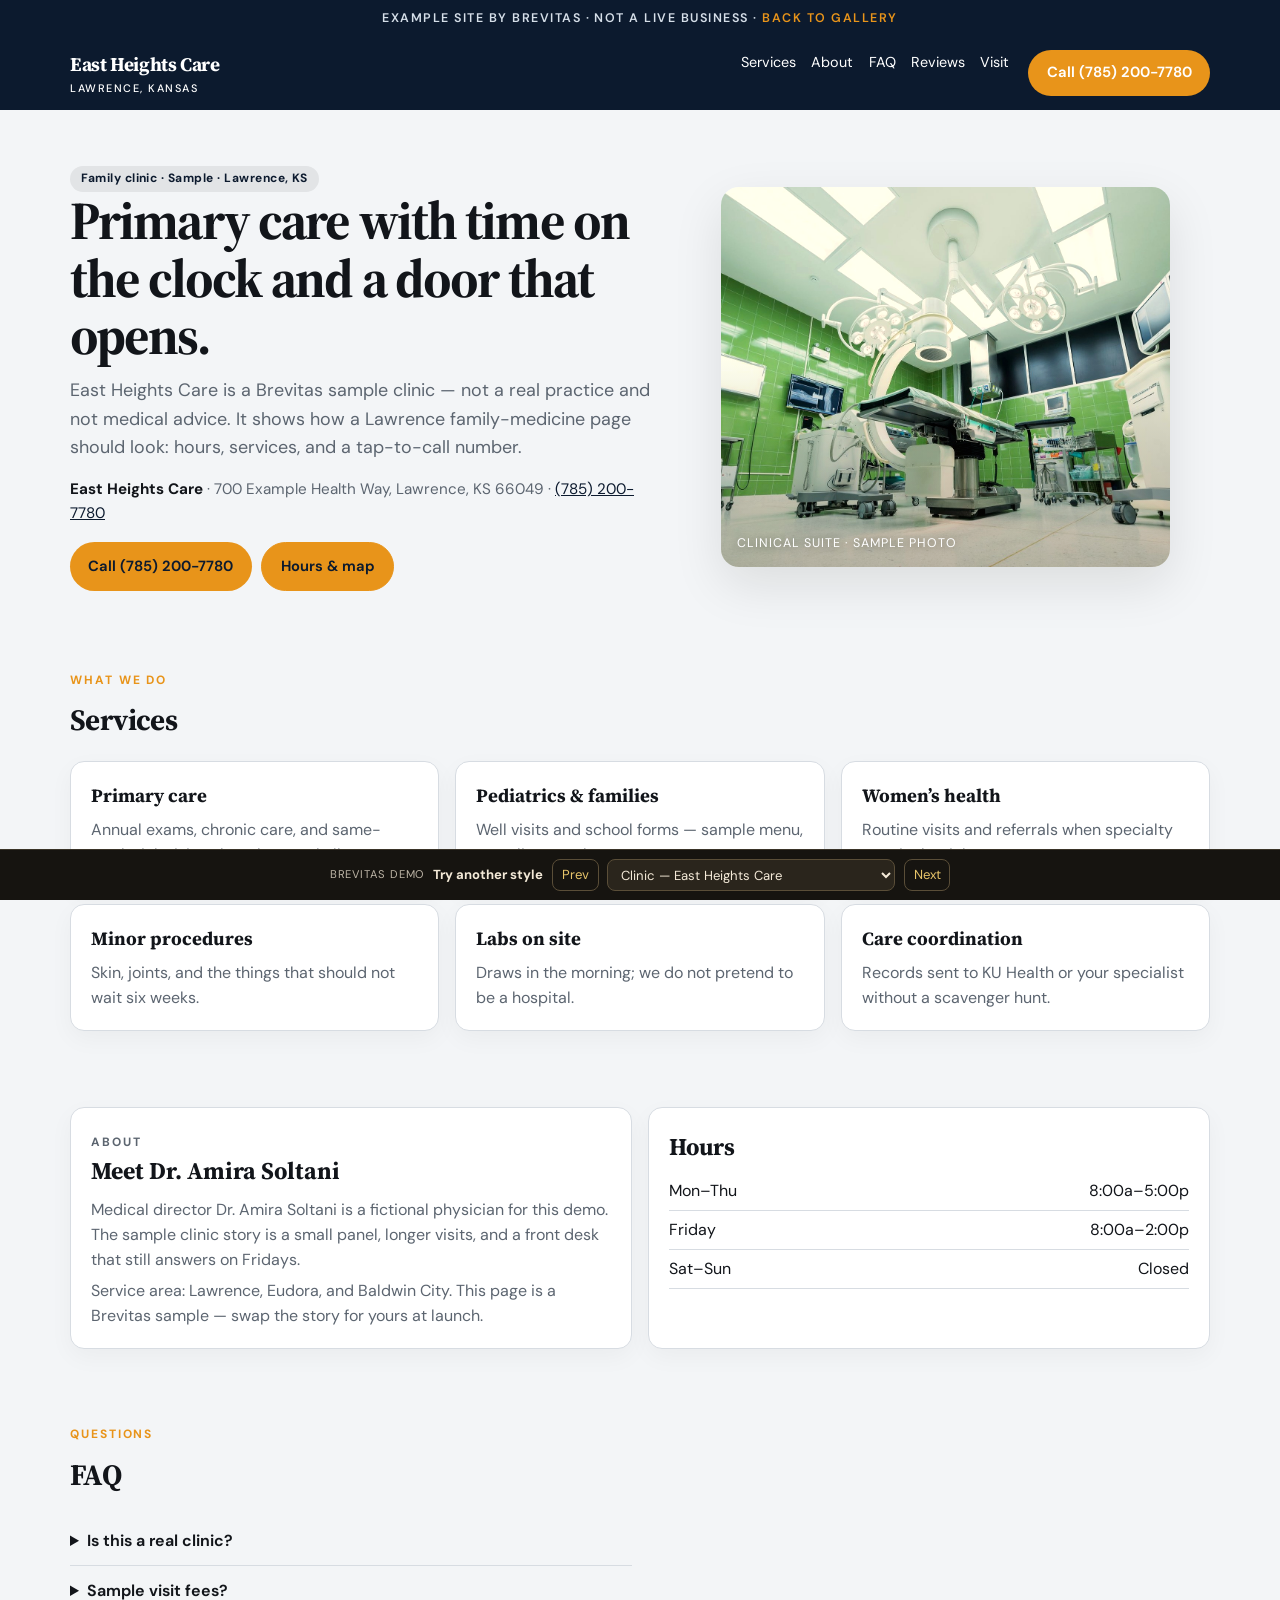
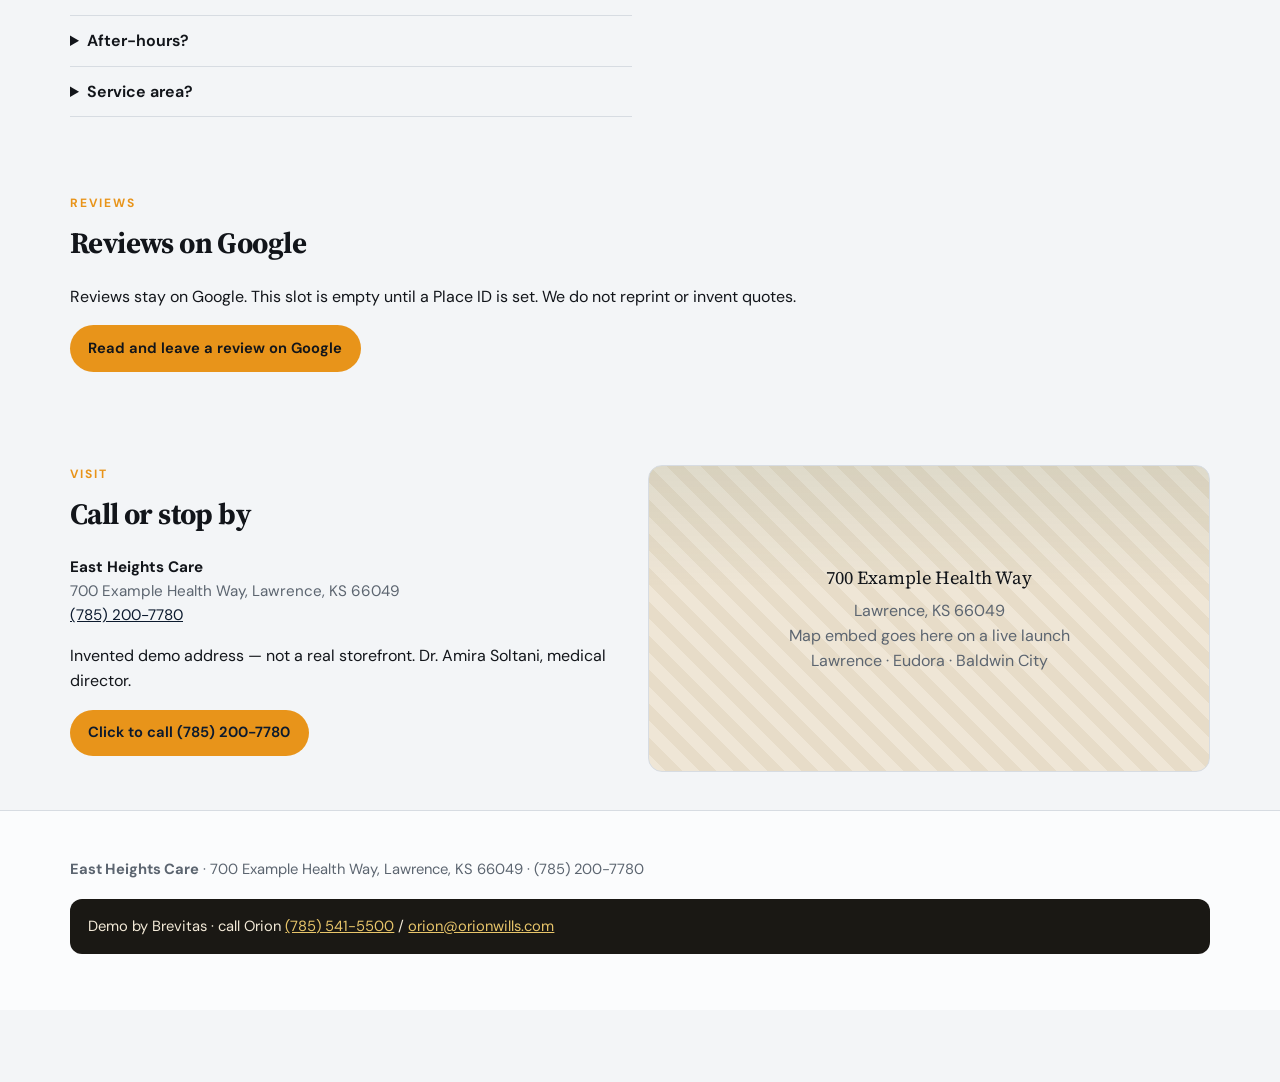
<file: templates/medical-clinic/index.html>
<!DOCTYPE html>
<html lang="en">
<head>
<!--
BREVITAS GBP + AI OVERVIEW CHECKLIST (launch hygiene, not a ranking promise)
- NAP on this page MUST match Google Business Profile exactly (name, street, city, region, postal, phone).
- One primary GBP category = the money service; 2–5 secondaries you actually perform. Business name = the sign, not keywords.
- Pin on the real door. Add service areas only if you travel (Lawrence, Eudora, Baldwin City, Lecompton). Never “whole US”.
- Hours, holiday, and KU-weekend exceptions here = GBP hours. Same phone format everywhere.
- Photos: storefront, team (permission), real jobs. Fresh monthly if you can. Avoid stock on a live listing.
- Reviews: ask in person; QR to the GBP review URL. Reply in a human voice. Never buy or invent ratings.
- FAQ stays as HTML <details> plus FAQPage JSON-LD so answers are extractable. Do not promise a Google AI Overview or Gemini recap.
- Citation-ready copy: short factual sentences, city names, services, hours, phone. Swap demo NAP before you index.
- Tracking numbers belong in ads, not as the GBP phone. Do not invent a number or owner.
-->
  <meta charset="utf-8">
  <meta name="viewport" content="width=device-width, initial-scale=1">
  <title>Family clinic in Lawrence, KS | East Heights Care</title>
  <meta name="description" content="East Heights Care is a sample family clinic by Brevitas. Primary care in Lawrence, KS. Demo only — not a real medical practice.">
  <meta name="robots" content="noindex, nofollow">
  <link rel="canonical" href="https://orionwills.com/templates/medical-clinic/">
  <meta property="og:type" content="website">
  <meta property="og:title" content="Family clinic in Lawrence, KS | East Heights Care">
  <meta property="og:description" content="East Heights Care is a sample family clinic by Brevitas. Primary care in Lawrence, KS. Demo only — not a real medical practice.">
  <meta property="og:locale" content="en_US">
  <meta name="twitter:card" content="summary_large_image">
  <meta name="geo.region" content="US-KS">
  <meta name="geo.placename" content="Lawrence">
  <link rel="preconnect" href="https://fonts.googleapis.com">
  <link rel="preconnect" href="https://fonts.gstatic.com" crossorigin>
  <link href="https://fonts.googleapis.com/css2?family=DM+Sans:wght@400;600;700&family=Source+Serif+4:opsz,wght@8..60,600;8..60,700&display=swap" rel="stylesheet">
  <link rel="stylesheet" href="../shared.css">
  <link rel="stylesheet" href="/skins.css">
  <script type="application/ld+json">
  {
    "@context": "https://schema.org",
    "@type": "MedicalClinic",
    "name": "East Heights Care",
    "description": "East Heights Care is a sample family clinic by Brevitas. Primary care in Lawrence, KS. Demo only — not a real medical practice.",
    "image": "../assets/clinic.jpg",
    "telephone": "+17852007780",
    "url": "https://orionwills.com/templates/medical-clinic/",
    "priceRange": "$$",
    "medicalSpecialty": "PrimaryCare",
    "address": {
      "@type": "PostalAddress",
      "streetAddress": "700 Example Health Way",
      "addressLocality": "Lawrence",
      "addressRegion": "KS",
      "postalCode": "66049",
      "addressCountry": "US"
    },
    "areaServed": ["Lawrence KS", "Eudora KS", "Baldwin City KS"],
    "openingHoursSpecification": [
      { "@type": "OpeningHoursSpecification", "dayOfWeek": ["Monday","Tuesday","Wednesday","Thursday"], "opens": "08:00", "closes": "17:00" },
      { "@type": "OpeningHoursSpecification", "dayOfWeek": "Friday", "opens": "08:00", "closes": "14:00" }
    ]
  }
  </script>
  <script type="application/ld+json">
  {
    "@context": "https://schema.org",
    "@type": "FAQPage",
    "mainEntity": [
      {
        "@type": "Question",
        "name": "Is this a real clinic?",
        "acceptedAnswer": {
          "@type": "Answer",
          "text": "No. East Heights Care is a Brevitas example site. Do not seek care here."
        }
      },
      {
        "@type": "Question",
        "name": "Sample visit fees?",
        "acceptedAnswer": {
          "@type": "Answer",
          "text": "A live clinic would post insurance lists. This demo speaks in prose: sick visits often bill in a modest specialist-adjacent range; we never invent insurance contracts."
        }
      },
      {
        "@type": "Question",
        "name": "After-hours?",
        "acceptedAnswer": {
          "@type": "Answer",
          "text": "Sample policy: a nurse line for established patients; ER for emergencies. We do not staff nights."
        }
      },
      {
        "@type": "Question",
        "name": "Service area?",
        "acceptedAnswer": {
          "@type": "Answer",
          "text": "Lawrence, Eudora, Baldwin City families. New-patient holds would be listed in a live practice."
        }
      }
    ]
  }
  </script>

</head>
<body class="theme-med">
  <div class="sample-banner">Example site by Brevitas · not a live business · <a href="/templates">Back to gallery</a></div>
  <a class="skip" href="#main">Skip to content</a>
  <header class="site-header">
    <div class="wrap">
      <a class="brand" href="#top">East Heights Care<small>Lawrence, Kansas</small></a>
      <button class="nav-toggle" type="button" aria-label="Menu" aria-expanded="false">Menu</button>
      <nav class="nav" aria-label="Primary">
        <a href="#services">Services</a>
        <a href="#about">About</a>
        <a href="#faq">FAQ</a>
        <a href="#reviews">Reviews</a>
        <a href="#visit">Visit</a>
        <a class="btn" href="tel:+17852007780">Call (785) 200-7780</a>
      </nav>
    </div>
  </header>
  <main id="main">
    <div class="wrap hero">
      <div>
        <span class="badge">Family clinic · Sample · Lawrence, KS</span>
        <h1>Primary care with time on the clock and a door that opens.</h1>
        <p class="lede">East Heights Care is a Brevitas sample clinic — not a real practice and not medical advice. It shows how a Lawrence family-medicine page should look: hours, services, and a tap-to-call number.</p>
        <p class="nap"><strong>East Heights Care</strong> · 700 Example Health Way, Lawrence, KS 66049 · <a href="tel:+17852007780">(785) 200-7780</a></p>
        <div class="btn-row">
          <a class="btn" href="tel:+17852007780">Call (785) 200-7780</a>
          <a class="btn secondary" href="#visit">Hours &amp; map</a>
        </div>
      </div>
      <figure class="hero-photo">
        <img src="../assets/clinic.jpg" alt="Calm clinical suite for East Heights Care sample clinic" width="1536" height="1024">
        <figcaption>Clinical suite · sample photo</figcaption>
      </figure>
    </div>
    <section id="services">
      <div class="wrap">
        <p class="eyebrow">What we do</p>
        <h2 class="section-title">Services</h2>
        <div class="grid-3">
      <article class="card"><h3>Primary care</h3><p>Annual exams, chronic care, and same-week sick visits when the panel allows.</p></article>
      <article class="card"><h3>Pediatrics & families</h3><p>Well visits and school forms — sample menu, not a live panel.</p></article>
      <article class="card"><h3>Women’s health</h3><p>Routine visits and referrals when specialty care is the right next step.</p></article>
      <article class="card"><h3>Minor procedures</h3><p>Skin, joints, and the things that should not wait six weeks.</p></article>
      <article class="card"><h3>Labs on site</h3><p>Draws in the morning; we do not pretend to be a hospital.</p></article>
      <article class="card"><h3>Care coordination</h3><p>Records sent to KU Health or your specialist without a scavenger hunt.</p></article>
        </div>
      </div>
    </section>
    <section id="about">
      <div class="wrap grid-2">
        <div class="card">
          <p class="eyebrow">About</p>
          <h2>Meet Dr. Amira Soltani</h2>
          <p>Medical director Dr. Amira Soltani is a fictional physician for this demo. The sample clinic story is a small panel, longer visits, and a front desk that still answers on Fridays.</p>
          <p>Service area: Lawrence, Eudora, and Baldwin City. This page is a Brevitas sample — swap the story for yours at launch.</p>
        </div>
        <div class="card">
          <h2>Hours</h2>
          <ul class="hours">
            <li><span>Mon–Thu</span><span>8:00a–5:00p</span></li>
            <li><span>Friday</span><span>8:00a–2:00p</span></li>
            <li><span>Sat–Sun</span><span>Closed</span></li>
          </ul>
        </div>
      </div>
    </section>
    <section id="faq">
      <div class="wrap grid-2">
        <div>
          <p class="eyebrow">Questions</p>
          <h2 class="section-title">FAQ</h2>
          <div class="faq">
        <details><summary>Is this a real clinic?</summary><p>No. East Heights Care is a Brevitas example site. Do not seek care here.</p></details>
        <details><summary>Sample visit fees?</summary><p>A live clinic would post insurance lists. This demo speaks in prose: sick visits often bill in a modest specialist-adjacent range; we never invent insurance contracts.</p></details>
        <details><summary>After-hours?</summary><p>Sample policy: a nurse line for established patients; ER for emergencies. We do not staff nights.</p></details>
        <details><summary>Service area?</summary><p>Lawrence, Eudora, Baldwin City families. New-patient holds would be listed in a live practice.</p></details>
          </div>
        </div>
      </div>
    </section>
    <section id="reviews" class="reviews" data-place-id="">
      <div class="wrap">
        <p class="eyebrow">Reviews</p>
        <h2 class="section-title">Reviews on Google</h2>
        <div class="google-reviews-embed" hidden></div>
        <p class="reviews-empty">Reviews stay on Google. This slot is empty until a Place ID is set. We do not reprint or invent quotes.</p>
        <p><a class="btn warm" href="https://www.google.com/maps/search/?api=1&query=East+Heights+Care%2C+700+Example+Health+Way%2C+Lawrence%2C+KS+66049" rel="noopener noreferrer" target="_blank">Read and leave a review on Google</a></p>
      </div>
    </section>
    <section id="visit">
      <div class="wrap grid-2">
        <div>
          <p class="eyebrow">Visit</p>
          <h2 class="section-title">Call or stop by</h2>
          <p class="nap"><strong>East Heights Care</strong><br>700 Example Health Way, Lawrence, KS 66049<br><a href="tel:+17852007780">(785) 200-7780</a></p>
          <p>Invented demo address — not a real storefront. Dr. Amira Soltani, medical director.</p>
          <p><a class="btn warm" href="tel:+17852007780">Click to call (785) 200-7780</a></p>
        </div>
        <div class="map-placeholder" role="img" aria-label="Map placeholder for demo address">
          <div>
            <p class="map-pin">700 Example Health Way</p>
            Lawrence, KS 66049<br>Map embed goes here on a live launch<br>Lawrence · Eudora · Baldwin City
          </div>
        </div>
      </div>
    </section>
  </main>
  <footer class="site-foot">
    <div class="wrap">
      <p><strong>East Heights Care</strong> · 700 Example Health Way, Lawrence, KS 66049 · (785) 200-7780</p>
      <div class="foot-cta">
        Demo by Brevitas · call Orion <a href="tel:+17855415500">(785) 541-5500</a> / <!--email_off--><a href="mailto:orion@orionwills.com">orion@orionwills.com</a><!--/email_off-->
      </div>
    </div>
  </footer>


  <script>
  (function () {
    var root = document.getElementById("reviews");
    if (!root) return;
    var placeId = (root.getAttribute("data-place-id") || window.PLACE_ID || "").trim();
    var embed = root.querySelector(".google-reviews-embed");
    var empty = root.querySelector(".reviews-empty");
    if (!placeId) {
      if (embed) { embed.hidden = true; embed.replaceChildren(); }
      if (empty) { empty.hidden = false; }
      return;
    }
    if (empty) empty.hidden = true;
    if (!embed) return;
    var iframe = document.createElement("iframe");
    iframe.title = "Google Maps listing and reviews";
    iframe.loading = "lazy";
    iframe.referrerPolicy = "no-referrer-when-downgrade";
    iframe.src = "https://www.google.com/maps?q=place_id:" + encodeURIComponent(placeId) + "&output=embed";
    embed.replaceChildren(iframe);
    embed.hidden = false;
  })();
  </script>

  <div class="demo-switcher" role="navigation" aria-label="Brevitas demo styles">
    <span>Brevitas demo</span>
    <strong>Try another style</strong>
    <a href="../professional-services/">Prev</a>
    <label for="style-jump">Industry</label>
    <select id="style-jump" onchange="if(this.value) location.href=this.value">
      <option value="../restaurant/">Restaurant — Prairie & Pine</option>
      <option value="../home-services/">Home services — Kaw Valley Mechanical</option>
      <option value="../auto/">Auto — Mass Street Motorworks</option>
      <option value="../salon-wellness/">Salon — Goldleaf Studio</option>
      <option value="../retail/">Retail — Flint Hills Goods</option>
      <option value="../professional-services/">Professional — Stonehouse Ledger</option>
      <option value="../medical-clinic/" selected>Clinic — East Heights Care</option>
      <option value="../generic-local/">Local — Riverfront Co.</option>
    </select>
    <a href="../generic-local/">Next</a>
  </div>


  <script>
  (function(){
    var h=document.querySelector("header.site-header"), t=document.querySelector(".nav-toggle");
    if(t&&h){ t.addEventListener("click", function(){ var o=h.classList.toggle("open"); t.setAttribute("aria-expanded", o?"true":"false"); }); }
  })();
  </script>
  <script src="/skins.js"></script>
</body>
</html>
</file>
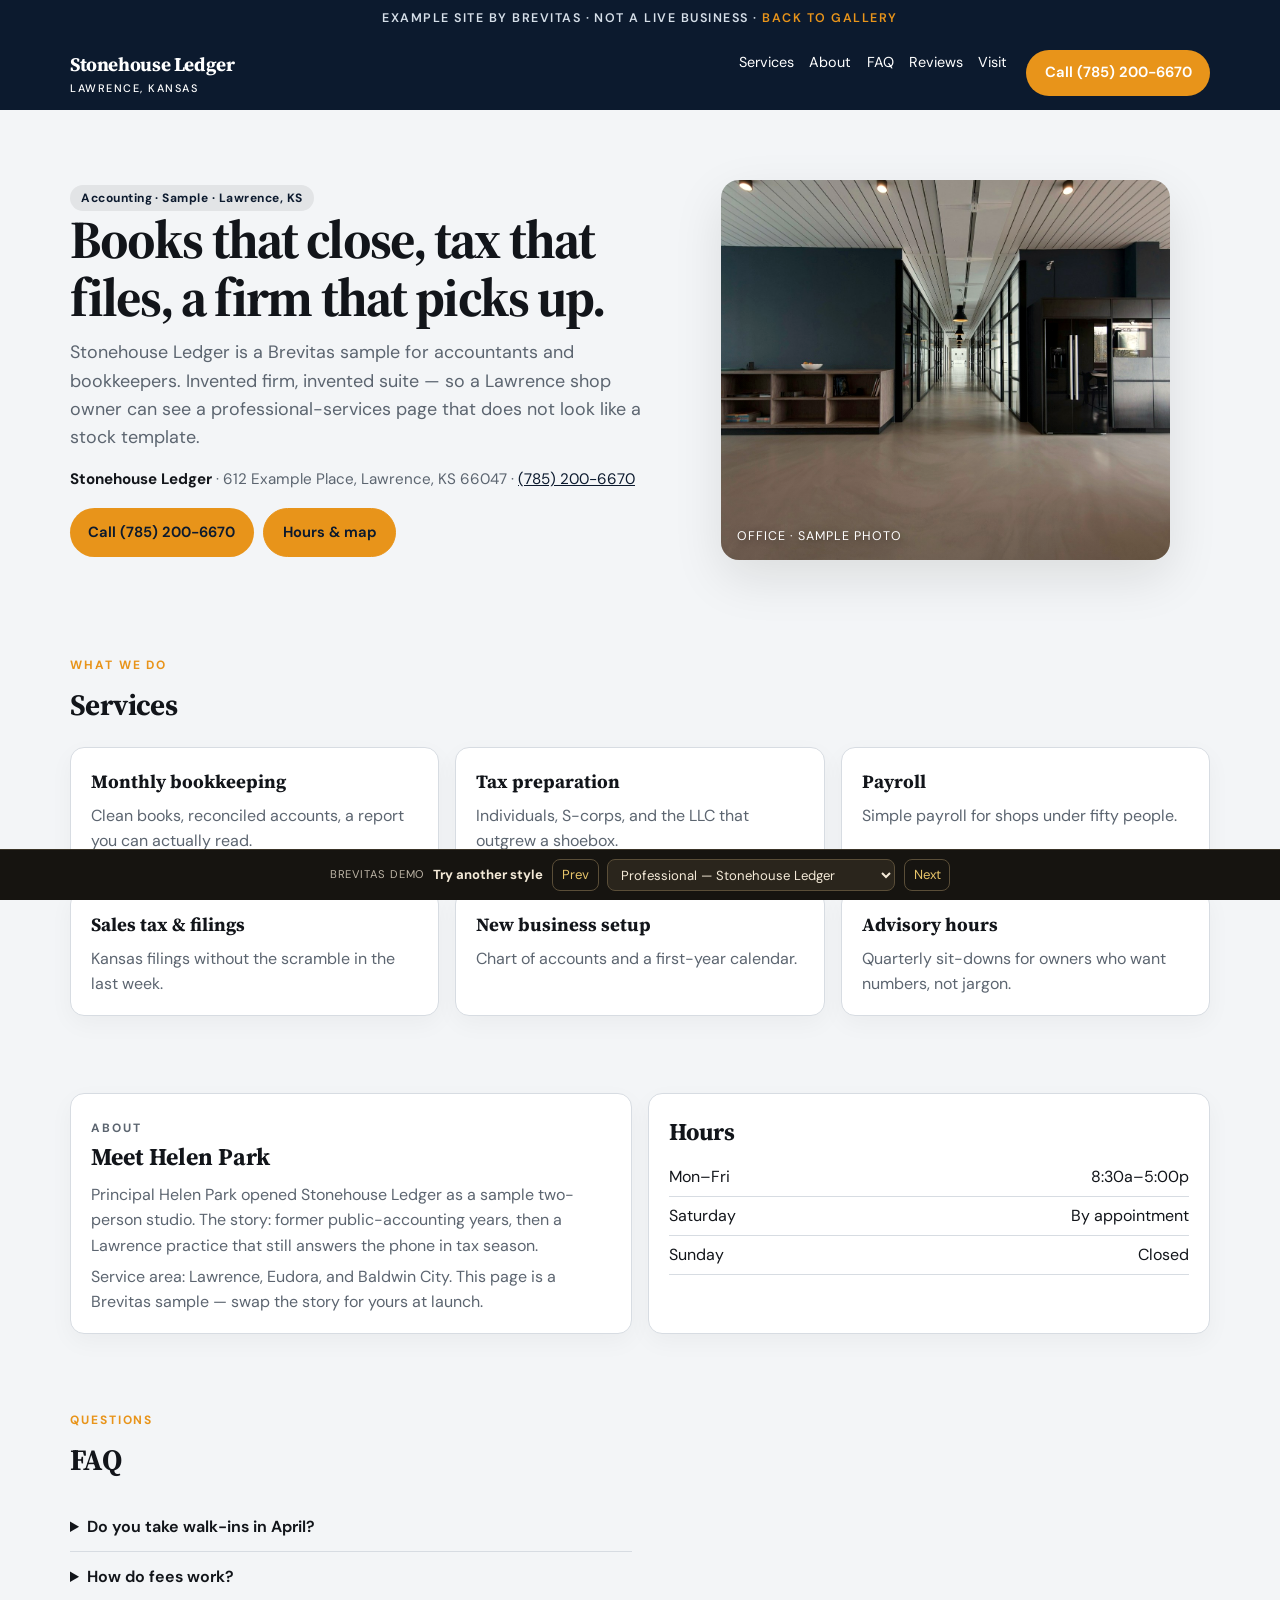
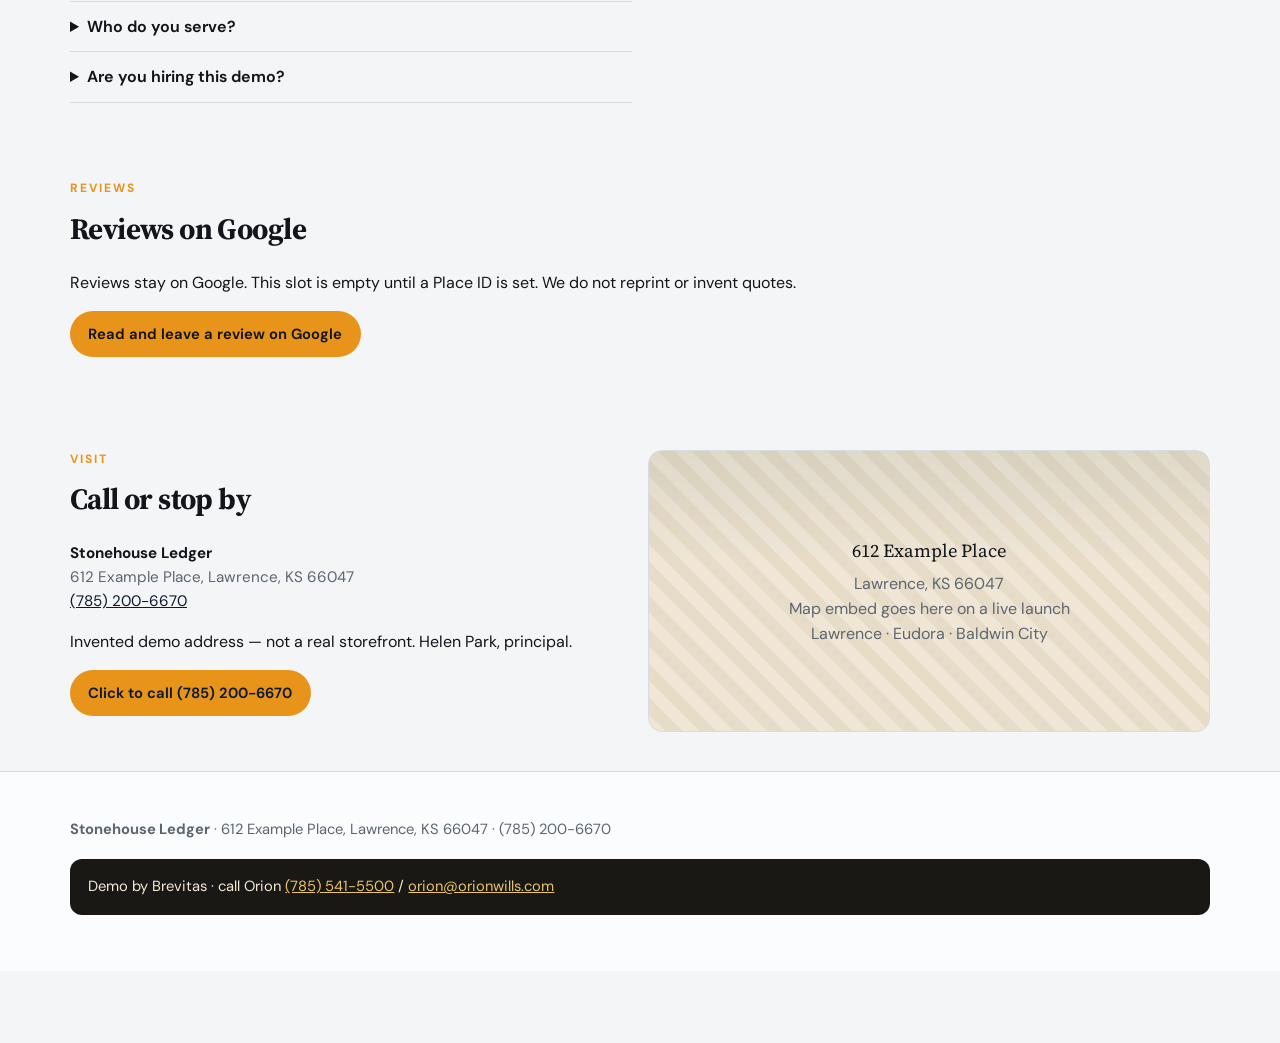
<file: templates/professional-services/index.html>
<!DOCTYPE html>
<html lang="en">
<head>
<!--
BREVITAS GBP + AI OVERVIEW CHECKLIST (launch hygiene, not a ranking promise)
- NAP on this page MUST match Google Business Profile exactly (name, street, city, region, postal, phone).
- One primary GBP category = the money service; 2–5 secondaries you actually perform. Business name = the sign, not keywords.
- Pin on the real door. Add service areas only if you travel (Lawrence, Eudora, Baldwin City, Lecompton). Never “whole US”.
- Hours, holiday, and KU-weekend exceptions here = GBP hours. Same phone format everywhere.
- Photos: storefront, team (permission), real jobs. Fresh monthly if you can. Avoid stock on a live listing.
- Reviews: ask in person; QR to the GBP review URL. Reply in a human voice. Never buy or invent ratings.
- FAQ stays as HTML <details> plus FAQPage JSON-LD so answers are extractable. Do not promise a Google AI Overview or Gemini recap.
- Citation-ready copy: short factual sentences, city names, services, hours, phone. Swap demo NAP before you index.
- Tracking numbers belong in ads, not as the GBP phone. Do not invent a number or owner.
-->
  <meta charset="utf-8">
  <meta name="viewport" content="width=device-width, initial-scale=1">
  <title>Bookkeeping and tax in Lawrence, KS | Stonehouse Ledger</title>
  <meta name="description" content="Stonehouse Ledger is a sample accounting studio by Brevitas for Lawrence small businesses. Demo only.">
  <meta name="robots" content="noindex, nofollow">
  <link rel="canonical" href="https://orionwills.com/templates/professional-services/">
  <meta property="og:type" content="website">
  <meta property="og:title" content="Bookkeeping and tax in Lawrence, KS | Stonehouse Ledger">
  <meta property="og:description" content="Stonehouse Ledger is a sample accounting studio by Brevitas for Lawrence small businesses. Demo only.">
  <meta property="og:locale" content="en_US">
  <meta name="twitter:card" content="summary_large_image">
  <meta name="geo.region" content="US-KS">
  <meta name="geo.placename" content="Lawrence">
  <link rel="preconnect" href="https://fonts.googleapis.com">
  <link rel="preconnect" href="https://fonts.gstatic.com" crossorigin>
  <link href="https://fonts.googleapis.com/css2?family=DM+Sans:wght@400;600;700&family=Source+Serif+4:opsz,wght@8..60,600;8..60,700&display=swap" rel="stylesheet">
  <link rel="stylesheet" href="../shared.css">
  <link rel="stylesheet" href="/skins.css">
  <script type="application/ld+json">
  {
    "@context": "https://schema.org",
    "@type": "AccountingService",
    "name": "Stonehouse Ledger",
    "description": "Stonehouse Ledger is a sample accounting studio by Brevitas for Lawrence small businesses. Demo only.",
    "image": "../assets/office.jpg",
    "telephone": "+17852006670",
    "url": "https://orionwills.com/templates/professional-services/",
    "priceRange": "$$",
    
    "address": {
      "@type": "PostalAddress",
      "streetAddress": "612 Example Place",
      "addressLocality": "Lawrence",
      "addressRegion": "KS",
      "postalCode": "66047",
      "addressCountry": "US"
    },
    "areaServed": ["Lawrence KS", "Eudora KS", "Baldwin City KS"],
    "openingHoursSpecification": [
      { "@type": "OpeningHoursSpecification", "dayOfWeek": ["Monday","Tuesday","Wednesday","Thursday","Friday"], "opens": "08:30", "closes": "17:00" }
    ]
  }
  </script>
  <script type="application/ld+json">
  {
    "@context": "https://schema.org",
    "@type": "FAQPage",
    "mainEntity": [
      {
        "@type": "Question",
        "name": "Do you take walk-ins in April?",
        "acceptedAnswer": {
          "@type": "Answer",
          "text": "No. Sample policy: scheduled only. Emergency filings get a same-week slot if we have one."
        }
      },
      {
        "@type": "Question",
        "name": "How do fees work?",
        "acceptedAnswer": {
          "@type": "Answer",
          "text": "Monthly bookkeeping is a fixed range by transaction volume. Individual tax often lands in the mid-hundreds; business returns are scoped in writing."
        }
      },
      {
        "@type": "Question",
        "name": "Who do you serve?",
        "acceptedAnswer": {
          "@type": "Answer",
          "text": "Lawrence, Eudora, Baldwin City owners, plus a few remote Kansas clients. We are not a national mill."
        }
      },
      {
        "@type": "Question",
        "name": "Are you hiring this demo?",
        "acceptedAnswer": {
          "@type": "Answer",
          "text": "No — fictional firm. Real engagement would start with a consult call."
        }
      }
    ]
  }
  </script>

</head>
<body class="theme-pro">
  <div class="sample-banner">Example site by Brevitas · not a live business · <a href="/templates">Back to gallery</a></div>
  <a class="skip" href="#main">Skip to content</a>
  <header class="site-header">
    <div class="wrap">
      <a class="brand" href="#top">Stonehouse Ledger<small>Lawrence, Kansas</small></a>
      <button class="nav-toggle" type="button" aria-label="Menu" aria-expanded="false">Menu</button>
      <nav class="nav" aria-label="Primary">
        <a href="#services">Services</a>
        <a href="#about">About</a>
        <a href="#faq">FAQ</a>
        <a href="#reviews">Reviews</a>
        <a href="#visit">Visit</a>
        <a class="btn" href="tel:+17852006670">Call (785) 200-6670</a>
      </nav>
    </div>
  </header>
  <main id="main">
    <div class="wrap hero">
      <div>
        <span class="badge">Accounting · Sample · Lawrence, KS</span>
        <h1>Books that close, tax that files, a firm that picks up.</h1>
        <p class="lede">Stonehouse Ledger is a Brevitas sample for accountants and bookkeepers. Invented firm, invented suite — so a Lawrence shop owner can see a professional-services page that does not look like a stock template.</p>
        <p class="nap"><strong>Stonehouse Ledger</strong> · 612 Example Place, Lawrence, KS 66047 · <a href="tel:+17852006670">(785) 200-6670</a></p>
        <div class="btn-row">
          <a class="btn" href="tel:+17852006670">Call (785) 200-6670</a>
          <a class="btn secondary" href="#visit">Hours &amp; map</a>
        </div>
      </div>
      <figure class="hero-photo">
        <img src="../assets/office.jpg" alt="Quiet office interior for Stonehouse Ledger, a Brevitas sample firm" width="1536" height="1024">
        <figcaption>Office · sample photo</figcaption>
      </figure>
    </div>
    <section id="services">
      <div class="wrap">
        <p class="eyebrow">What we do</p>
        <h2 class="section-title">Services</h2>
        <div class="grid-3">
      <article class="card"><h3>Monthly bookkeeping</h3><p>Clean books, reconciled accounts, a report you can actually read.</p></article>
      <article class="card"><h3>Tax preparation</h3><p>Individuals, S-corps, and the LLC that outgrew a shoebox.</p></article>
      <article class="card"><h3>Payroll</h3><p>Simple payroll for shops under fifty people.</p></article>
      <article class="card"><h3>Sales tax & filings</h3><p>Kansas filings without the scramble in the last week.</p></article>
      <article class="card"><h3>New business setup</h3><p>Chart of accounts and a first-year calendar.</p></article>
      <article class="card"><h3>Advisory hours</h3><p>Quarterly sit-downs for owners who want numbers, not jargon.</p></article>
        </div>
      </div>
    </section>
    <section id="about">
      <div class="wrap grid-2">
        <div class="card">
          <p class="eyebrow">About</p>
          <h2>Meet Helen Park</h2>
          <p>Principal Helen Park opened Stonehouse Ledger as a sample two-person studio. The story: former public-accounting years, then a Lawrence practice that still answers the phone in tax season.</p>
          <p>Service area: Lawrence, Eudora, and Baldwin City. This page is a Brevitas sample — swap the story for yours at launch.</p>
        </div>
        <div class="card">
          <h2>Hours</h2>
          <ul class="hours">
            <li><span>Mon–Fri</span><span>8:30a–5:00p</span></li>
            <li><span>Saturday</span><span>By appointment</span></li>
            <li><span>Sunday</span><span>Closed</span></li>
          </ul>
        </div>
      </div>
    </section>
    <section id="faq">
      <div class="wrap grid-2">
        <div>
          <p class="eyebrow">Questions</p>
          <h2 class="section-title">FAQ</h2>
          <div class="faq">
        <details><summary>Do you take walk-ins in April?</summary><p>No. Sample policy: scheduled only. Emergency filings get a same-week slot if we have one.</p></details>
        <details><summary>How do fees work?</summary><p>Monthly bookkeeping is a fixed range by transaction volume. Individual tax often lands in the mid-hundreds; business returns are scoped in writing.</p></details>
        <details><summary>Who do you serve?</summary><p>Lawrence, Eudora, Baldwin City owners, plus a few remote Kansas clients. We are not a national mill.</p></details>
        <details><summary>Are you hiring this demo?</summary><p>No — fictional firm. Real engagement would start with a consult call.</p></details>
          </div>
        </div>
      </div>
    </section>
    <section id="reviews" class="reviews" data-place-id="">
      <div class="wrap">
        <p class="eyebrow">Reviews</p>
        <h2 class="section-title">Reviews on Google</h2>
        <div class="google-reviews-embed" hidden></div>
        <p class="reviews-empty">Reviews stay on Google. This slot is empty until a Place ID is set. We do not reprint or invent quotes.</p>
        <p><a class="btn warm" href="https://www.google.com/maps/search/?api=1&query=Stonehouse+Ledger%2C+612+Example+Place%2C+Lawrence%2C+KS+66047" rel="noopener noreferrer" target="_blank">Read and leave a review on Google</a></p>
      </div>
    </section>
    <section id="visit">
      <div class="wrap grid-2">
        <div>
          <p class="eyebrow">Visit</p>
          <h2 class="section-title">Call or stop by</h2>
          <p class="nap"><strong>Stonehouse Ledger</strong><br>612 Example Place, Lawrence, KS 66047<br><a href="tel:+17852006670">(785) 200-6670</a></p>
          <p>Invented demo address — not a real storefront. Helen Park, principal.</p>
          <p><a class="btn warm" href="tel:+17852006670">Click to call (785) 200-6670</a></p>
        </div>
        <div class="map-placeholder" role="img" aria-label="Map placeholder for demo address">
          <div>
            <p class="map-pin">612 Example Place</p>
            Lawrence, KS 66047<br>Map embed goes here on a live launch<br>Lawrence · Eudora · Baldwin City
          </div>
        </div>
      </div>
    </section>
  </main>
  <footer class="site-foot">
    <div class="wrap">
      <p><strong>Stonehouse Ledger</strong> · 612 Example Place, Lawrence, KS 66047 · (785) 200-6670</p>
      <div class="foot-cta">
        Demo by Brevitas · call Orion <a href="tel:+17855415500">(785) 541-5500</a> / <!--email_off--><a href="mailto:orion@orionwills.com">orion@orionwills.com</a><!--/email_off-->
      </div>
    </div>
  </footer>


  <script>
  (function () {
    var root = document.getElementById("reviews");
    if (!root) return;
    var placeId = (root.getAttribute("data-place-id") || window.PLACE_ID || "").trim();
    var embed = root.querySelector(".google-reviews-embed");
    var empty = root.querySelector(".reviews-empty");
    if (!placeId) {
      if (embed) { embed.hidden = true; embed.replaceChildren(); }
      if (empty) { empty.hidden = false; }
      return;
    }
    if (empty) empty.hidden = true;
    if (!embed) return;
    var iframe = document.createElement("iframe");
    iframe.title = "Google Maps listing and reviews";
    iframe.loading = "lazy";
    iframe.referrerPolicy = "no-referrer-when-downgrade";
    iframe.src = "https://www.google.com/maps?q=place_id:" + encodeURIComponent(placeId) + "&output=embed";
    embed.replaceChildren(iframe);
    embed.hidden = false;
  })();
  </script>

  <div class="demo-switcher" role="navigation" aria-label="Brevitas demo styles">
    <span>Brevitas demo</span>
    <strong>Try another style</strong>
    <a href="../retail/">Prev</a>
    <label for="style-jump">Industry</label>
    <select id="style-jump" onchange="if(this.value) location.href=this.value">
      <option value="../restaurant/">Restaurant — Prairie & Pine</option>
      <option value="../home-services/">Home services — Kaw Valley Mechanical</option>
      <option value="../auto/">Auto — Mass Street Motorworks</option>
      <option value="../salon-wellness/">Salon — Goldleaf Studio</option>
      <option value="../retail/">Retail — Flint Hills Goods</option>
      <option value="../professional-services/" selected>Professional — Stonehouse Ledger</option>
      <option value="../medical-clinic/">Clinic — East Heights Care</option>
      <option value="../generic-local/">Local — Riverfront Co.</option>
    </select>
    <a href="../medical-clinic/">Next</a>
  </div>


  <script>
  (function(){
    var h=document.querySelector("header.site-header"), t=document.querySelector(".nav-toggle");
    if(t&&h){ t.addEventListener("click", function(){ var o=h.classList.toggle("open"); t.setAttribute("aria-expanded", o?"true":"false"); }); }
  })();
  </script>
  <script src="/skins.js"></script>
</body>
</html>
</file>
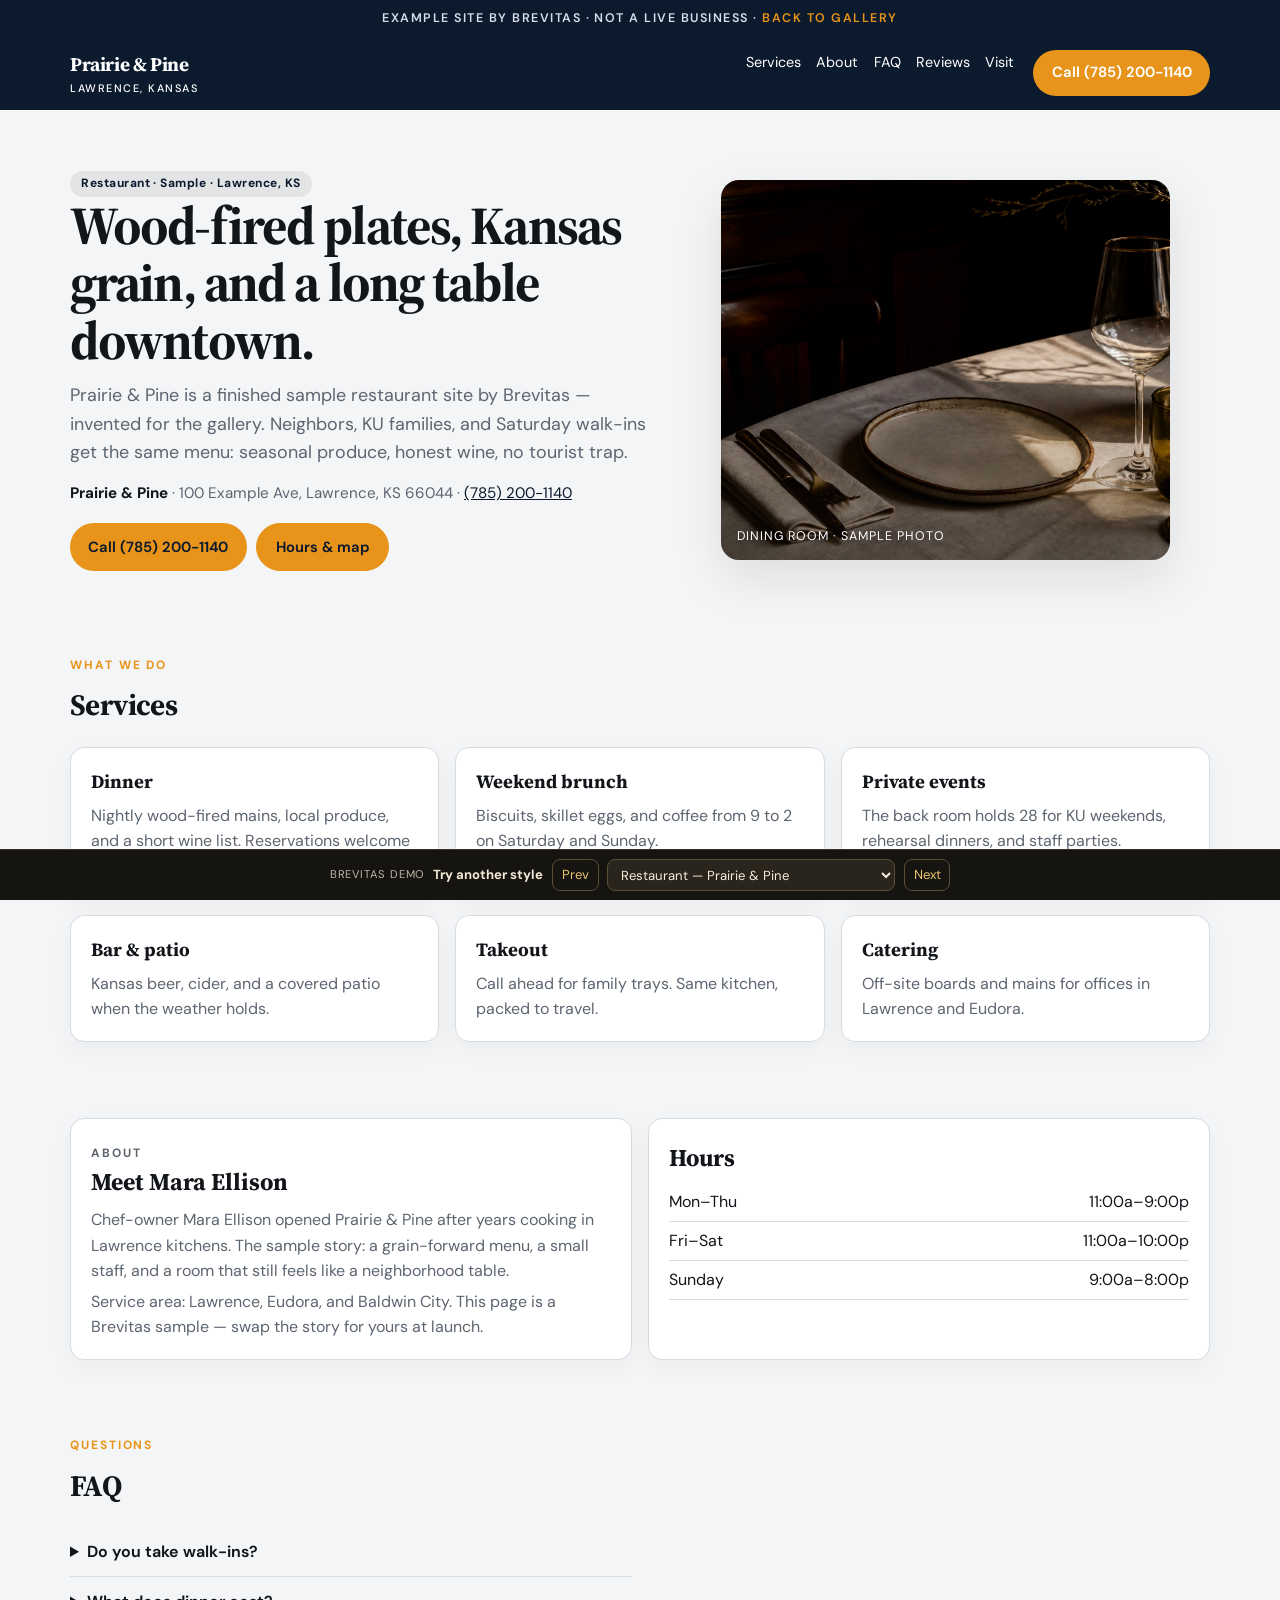
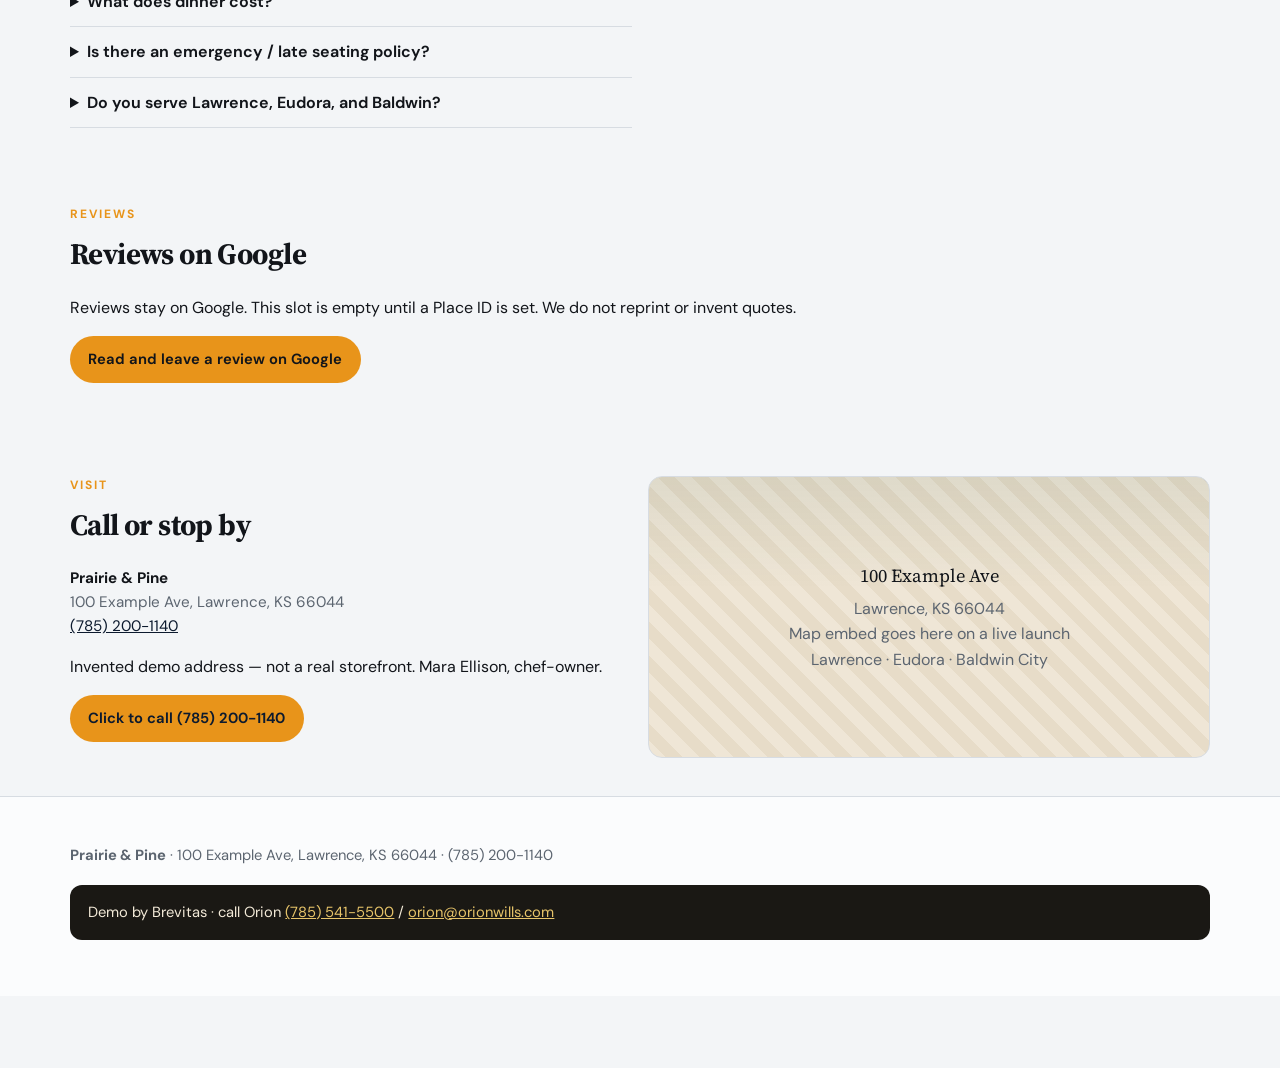
<file: templates/restaurant/index.html>
<!DOCTYPE html>
<html lang="en">
<head>
<!--
BREVITAS GBP + AI OVERVIEW CHECKLIST (launch hygiene, not a ranking promise)
- NAP on this page MUST match Google Business Profile exactly (name, street, city, region, postal, phone).
- One primary GBP category = the money service; 2–5 secondaries you actually perform. Business name = the sign, not keywords.
- Pin on the real door. Add service areas only if you travel (Lawrence, Eudora, Baldwin City, Lecompton). Never “whole US”.
- Hours, holiday, and KU-weekend exceptions here = GBP hours. Same phone format everywhere.
- Photos: storefront, team (permission), real jobs. Fresh monthly if you can. Avoid stock on a live listing.
- Reviews: ask in person; QR to the GBP review URL. Reply in a human voice. Never buy or invent ratings.
- FAQ stays as HTML <details> plus FAQPage JSON-LD so answers are extractable. Do not promise a Google AI Overview or Gemini recap.
- Citation-ready copy: short factual sentences, city names, services, hours, phone. Swap demo NAP before you index.
- Tracking numbers belong in ads, not as the GBP phone. Do not invent a number or owner.
-->
  <meta charset="utf-8">
  <meta name="viewport" content="width=device-width, initial-scale=1">
  <title>Seasonal Midwestern cooking in Lawrence, KS | Prairie & Pine</title>
  <meta name="description" content="Prairie & Pine is a sample farm-to-table restaurant by Brevitas. Dinner, brunch, and private events near downtown Lawrence. Demo only.">
  <meta name="robots" content="noindex, nofollow">
  <link rel="canonical" href="https://orionwills.com/templates/restaurant/">
  <meta property="og:type" content="website">
  <meta property="og:title" content="Seasonal Midwestern cooking in Lawrence, KS | Prairie & Pine">
  <meta property="og:description" content="Prairie & Pine is a sample farm-to-table restaurant by Brevitas. Dinner, brunch, and private events near downtown Lawrence. Demo only.">
  <meta property="og:locale" content="en_US">
  <meta name="twitter:card" content="summary_large_image">
  <meta name="geo.region" content="US-KS">
  <meta name="geo.placename" content="Lawrence">
  <link rel="preconnect" href="https://fonts.googleapis.com">
  <link rel="preconnect" href="https://fonts.gstatic.com" crossorigin>
  <link href="https://fonts.googleapis.com/css2?family=DM+Sans:wght@400;600;700&family=Source+Serif+4:opsz,wght@8..60,600;8..60,700&display=swap" rel="stylesheet">
  <link rel="stylesheet" href="../shared.css">
  <link rel="stylesheet" href="/skins.css">
  <script type="application/ld+json">
  {
    "@context": "https://schema.org",
    "@type": "Restaurant",
    "name": "Prairie & Pine",
    "description": "Prairie & Pine is a sample farm-to-table restaurant by Brevitas. Dinner, brunch, and private events near downtown Lawrence. Demo only.",
    "image": "../assets/food.jpg",
    "telephone": "+17852001140",
    "url": "https://orionwills.com/templates/restaurant/",
    "priceRange": "$$",
    "servesCuisine": "American", "menu": "#services",
    "address": {
      "@type": "PostalAddress",
      "streetAddress": "100 Example Ave",
      "addressLocality": "Lawrence",
      "addressRegion": "KS",
      "postalCode": "66044",
      "addressCountry": "US"
    },
    "areaServed": ["Lawrence KS", "Eudora KS", "Baldwin City KS"],
    "openingHoursSpecification": [
      { "@type": "OpeningHoursSpecification", "dayOfWeek": ["Monday","Tuesday","Wednesday","Thursday"], "opens": "11:00", "closes": "21:00" },
      { "@type": "OpeningHoursSpecification", "dayOfWeek": ["Friday","Saturday"], "opens": "11:00", "closes": "22:00" },
      { "@type": "OpeningHoursSpecification", "dayOfWeek": "Sunday", "opens": "09:00", "closes": "20:00" }
    ]
  }
  </script>
  <script type="application/ld+json">
  {
    "@context": "https://schema.org",
    "@type": "FAQPage",
    "mainEntity": [
      {
        "@type": "Question",
        "name": "Do you take walk-ins?",
        "acceptedAnswer": {
          "@type": "Answer",
          "text": "Yes most weeknights. Friday and Saturday we recommend a call — this is a sample policy, not a live reservation desk."
        }
      },
      {
        "@type": "Question",
        "name": "What does dinner cost?",
        "acceptedAnswer": {
          "@type": "Answer",
          "text": "Most mains land between $18 and $32. Brunch plates are $12–$18. We print prices on the board, not in ads."
        }
      },
      {
        "@type": "Question",
        "name": "Is there an emergency / late seating policy?",
        "acceptedAnswer": {
          "@type": "Answer",
          "text": "The kitchen closes at the posted hour. If you are running late, call the demo line; we will not hold a table past 15 minutes on a full night."
        }
      },
      {
        "@type": "Question",
        "name": "Do you serve Lawrence, Eudora, and Baldwin?",
        "acceptedAnswer": {
          "@type": "Answer",
          "text": "Yes — dine-in downtown, catering across Douglas County."
        }
      }
    ]
  }
  </script>

</head>
<body class="theme-restaurant">
  <div class="sample-banner">Example site by Brevitas · not a live business · <a href="/templates">Back to gallery</a></div>
  <a class="skip" href="#main">Skip to content</a>
  <header class="site-header">
    <div class="wrap">
      <a class="brand" href="#top">Prairie & Pine<small>Lawrence, Kansas</small></a>
      <button class="nav-toggle" type="button" aria-label="Menu" aria-expanded="false">Menu</button>
      <nav class="nav" aria-label="Primary">
        <a href="#services">Services</a>
        <a href="#about">About</a>
        <a href="#faq">FAQ</a>
        <a href="#reviews">Reviews</a>
        <a href="#visit">Visit</a>
        <a class="btn" href="tel:+17852001140">Call (785) 200-1140</a>
      </nav>
    </div>
  </header>
  <main id="main">
    <div class="wrap hero">
      <div>
        <span class="badge">Restaurant · Sample · Lawrence, KS</span>
        <h1>Wood-fired plates, Kansas grain, and a long table downtown.</h1>
        <p class="lede">Prairie & Pine is a finished sample restaurant site by Brevitas — invented for the gallery. Neighbors, KU families, and Saturday walk-ins get the same menu: seasonal produce, honest wine, no tourist trap.</p>
        <p class="nap"><strong>Prairie & Pine</strong> · 100 Example Ave, Lawrence, KS 66044 · <a href="tel:+17852001140">(785) 200-1140</a></p>
        <div class="btn-row">
          <a class="btn" href="tel:+17852001140">Call (785) 200-1140</a>
          <a class="btn secondary" href="#visit">Hours &amp; map</a>
        </div>
      </div>
      <figure class="hero-photo">
        <img src="../assets/food.jpg" alt="Seasonal dishes plated at Prairie & Pine, a Brevitas sample restaurant" width="1536" height="1024">
        <figcaption>Dining room · sample photo</figcaption>
      </figure>
    </div>
    <section id="services">
      <div class="wrap">
        <p class="eyebrow">What we do</p>
        <h2 class="section-title">Services</h2>
        <div class="grid-3">
      <article class="card"><h3>Dinner</h3><p>Nightly wood-fired mains, local produce, and a short wine list. Reservations welcome after 5.</p></article>
      <article class="card"><h3>Weekend brunch</h3><p>Biscuits, skillet eggs, and coffee from 9 to 2 on Saturday and Sunday.</p></article>
      <article class="card"><h3>Private events</h3><p>The back room holds 28 for KU weekends, rehearsal dinners, and staff parties.</p></article>
      <article class="card"><h3>Bar & patio</h3><p>Kansas beer, cider, and a covered patio when the weather holds.</p></article>
      <article class="card"><h3>Takeout</h3><p>Call ahead for family trays. Same kitchen, packed to travel.</p></article>
      <article class="card"><h3>Catering</h3><p>Off-site boards and mains for offices in Lawrence and Eudora.</p></article>
        </div>
      </div>
    </section>
    <section id="about">
      <div class="wrap grid-2">
        <div class="card">
          <p class="eyebrow">About</p>
          <h2>Meet Mara Ellison</h2>
          <p>Chef-owner Mara Ellison opened Prairie & Pine after years cooking in Lawrence kitchens. The sample story: a grain-forward menu, a small staff, and a room that still feels like a neighborhood table.</p>
          <p>Service area: Lawrence, Eudora, and Baldwin City. This page is a Brevitas sample — swap the story for yours at launch.</p>
        </div>
        <div class="card">
          <h2>Hours</h2>
          <ul class="hours">
            <li><span>Mon–Thu</span><span>11:00a–9:00p</span></li>
            <li><span>Fri–Sat</span><span>11:00a–10:00p</span></li>
            <li><span>Sunday</span><span>9:00a–8:00p</span></li>
          </ul>
        </div>
      </div>
    </section>
    <section id="faq">
      <div class="wrap grid-2">
        <div>
          <p class="eyebrow">Questions</p>
          <h2 class="section-title">FAQ</h2>
          <div class="faq">
        <details><summary>Do you take walk-ins?</summary><p>Yes most weeknights. Friday and Saturday we recommend a call — this is a sample policy, not a live reservation desk.</p></details>
        <details><summary>What does dinner cost?</summary><p>Most mains land between $18 and $32. Brunch plates are $12–$18. We print prices on the board, not in ads.</p></details>
        <details><summary>Is there an emergency / late seating policy?</summary><p>The kitchen closes at the posted hour. If you are running late, call the demo line; we will not hold a table past 15 minutes on a full night.</p></details>
        <details><summary>Do you serve Lawrence, Eudora, and Baldwin?</summary><p>Yes — dine-in downtown, catering across Douglas County.</p></details>
          </div>
        </div>
      </div>
    </section>
    <section id="reviews" class="reviews" data-place-id="">
      <div class="wrap">
        <p class="eyebrow">Reviews</p>
        <h2 class="section-title">Reviews on Google</h2>
        <div class="google-reviews-embed" hidden></div>
        <p class="reviews-empty">Reviews stay on Google. This slot is empty until a Place ID is set. We do not reprint or invent quotes.</p>
        <p><a class="btn warm" href="https://www.google.com/maps/search/?api=1&query=Prairie+%26+Pine%2C+100+Example+Ave%2C+Lawrence%2C+KS+66044" rel="noopener noreferrer" target="_blank">Read and leave a review on Google</a></p>
      </div>
    </section>
    <section id="visit">
      <div class="wrap grid-2">
        <div>
          <p class="eyebrow">Visit</p>
          <h2 class="section-title">Call or stop by</h2>
          <p class="nap"><strong>Prairie & Pine</strong><br>100 Example Ave, Lawrence, KS 66044<br><a href="tel:+17852001140">(785) 200-1140</a></p>
          <p>Invented demo address — not a real storefront. Mara Ellison, chef-owner.</p>
          <p><a class="btn warm" href="tel:+17852001140">Click to call (785) 200-1140</a></p>
        </div>
        <div class="map-placeholder" role="img" aria-label="Map placeholder for demo address">
          <div>
            <p class="map-pin">100 Example Ave</p>
            Lawrence, KS 66044<br>Map embed goes here on a live launch<br>Lawrence · Eudora · Baldwin City
          </div>
        </div>
      </div>
    </section>
  </main>
  <footer class="site-foot">
    <div class="wrap">
      <p><strong>Prairie & Pine</strong> · 100 Example Ave, Lawrence, KS 66044 · (785) 200-1140</p>
      <div class="foot-cta">
        Demo by Brevitas · call Orion <a href="tel:+17855415500">(785) 541-5500</a> / <!--email_off--><a href="mailto:orion@orionwills.com">orion@orionwills.com</a><!--/email_off-->
      </div>
    </div>
  </footer>


  <script>
  (function () {
    var root = document.getElementById("reviews");
    if (!root) return;
    var placeId = (root.getAttribute("data-place-id") || window.PLACE_ID || "").trim();
    var embed = root.querySelector(".google-reviews-embed");
    var empty = root.querySelector(".reviews-empty");
    if (!placeId) {
      if (embed) { embed.hidden = true; embed.replaceChildren(); }
      if (empty) { empty.hidden = false; }
      return;
    }
    if (empty) empty.hidden = true;
    if (!embed) return;
    var iframe = document.createElement("iframe");
    iframe.title = "Google Maps listing and reviews";
    iframe.loading = "lazy";
    iframe.referrerPolicy = "no-referrer-when-downgrade";
    iframe.src = "https://www.google.com/maps?q=place_id:" + encodeURIComponent(placeId) + "&output=embed";
    embed.replaceChildren(iframe);
    embed.hidden = false;
  })();
  </script>

  <div class="demo-switcher" role="navigation" aria-label="Brevitas demo styles">
    <span>Brevitas demo</span>
    <strong>Try another style</strong>
    <a href="../generic-local/">Prev</a>
    <label for="style-jump">Industry</label>
    <select id="style-jump" onchange="if(this.value) location.href=this.value">
      <option value="../restaurant/" selected>Restaurant — Prairie & Pine</option>
      <option value="../home-services/">Home services — Kaw Valley Mechanical</option>
      <option value="../auto/">Auto — Mass Street Motorworks</option>
      <option value="../salon-wellness/">Salon — Goldleaf Studio</option>
      <option value="../retail/">Retail — Flint Hills Goods</option>
      <option value="../professional-services/">Professional — Stonehouse Ledger</option>
      <option value="../medical-clinic/">Clinic — East Heights Care</option>
      <option value="../generic-local/">Local — Riverfront Co.</option>
    </select>
    <a href="../home-services/">Next</a>
  </div>


  <script>
  (function(){
    var h=document.querySelector("header.site-header"), t=document.querySelector(".nav-toggle");
    if(t&&h){ t.addEventListener("click", function(){ var o=h.classList.toggle("open"); t.setAttribute("aria-expanded", o?"true":"false"); }); }
  })();
  </script>
  <script src="/skins.js"></script>
</body>
</html>
</file>
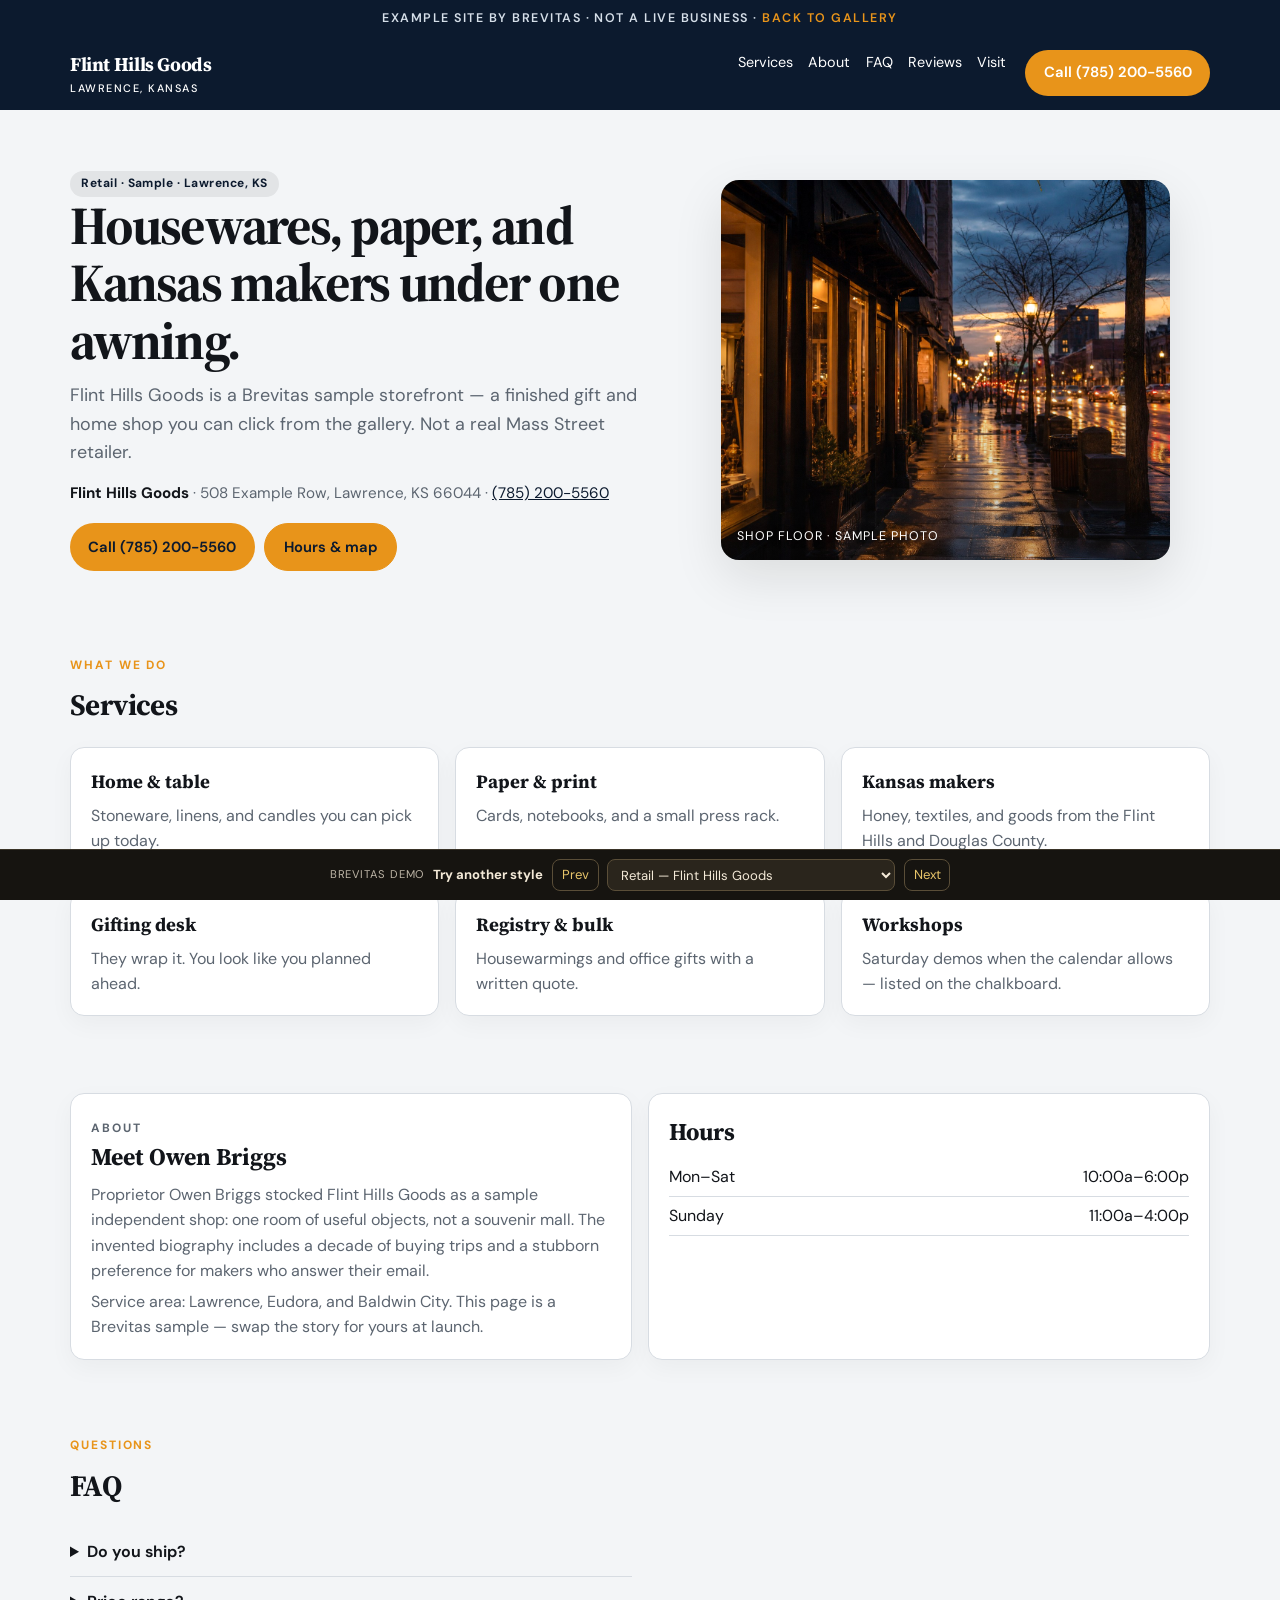
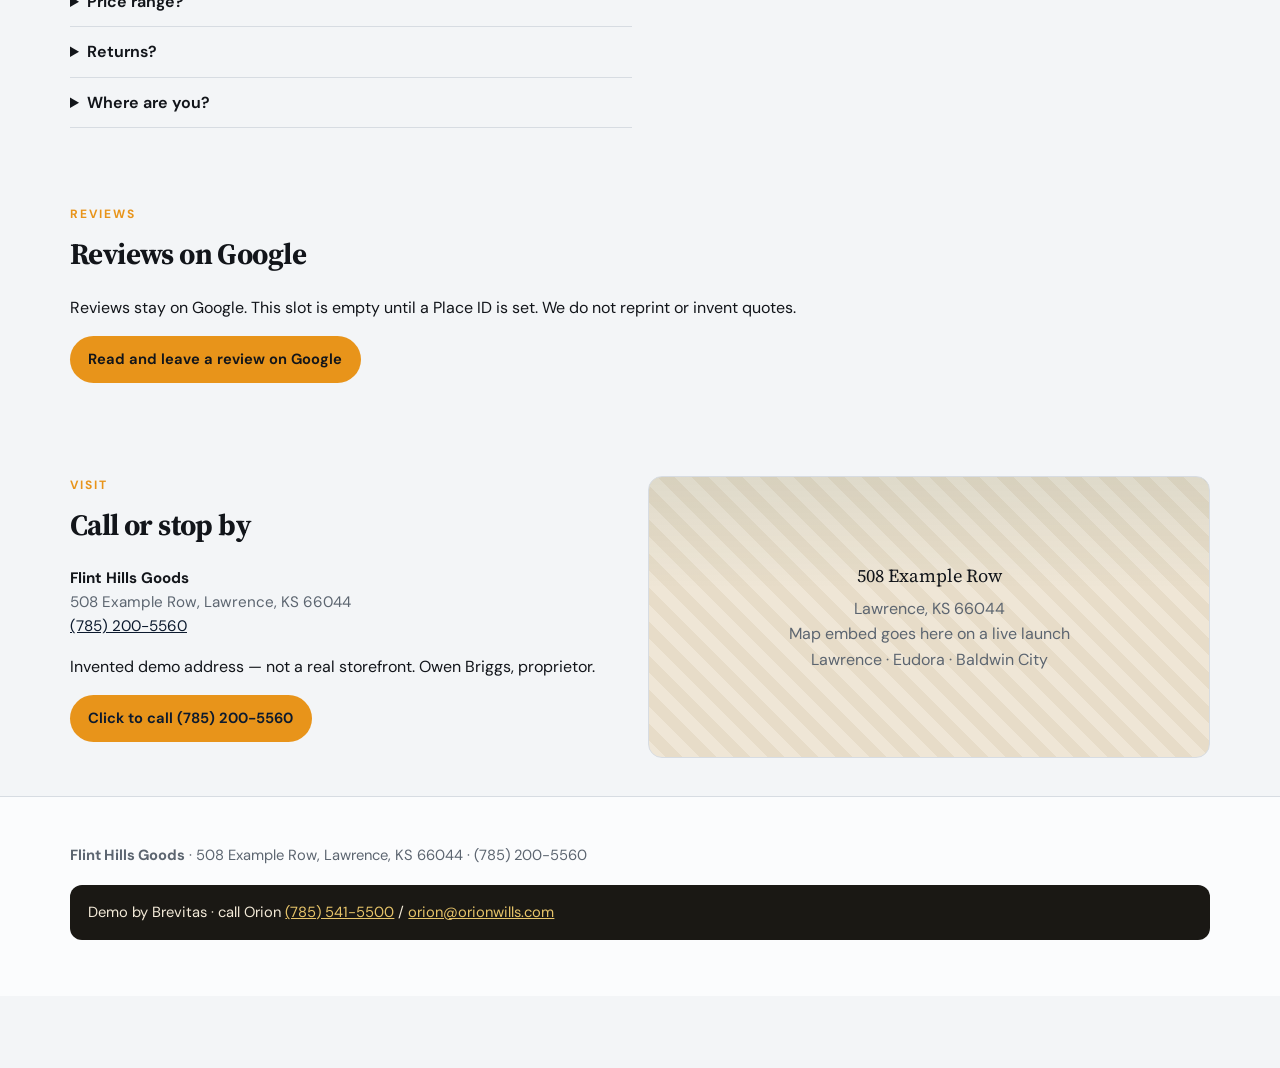
<file: templates/retail/index.html>
<!DOCTYPE html>
<html lang="en">
<head>
<!--
BREVITAS GBP + AI OVERVIEW CHECKLIST (launch hygiene, not a ranking promise)
- NAP on this page MUST match Google Business Profile exactly (name, street, city, region, postal, phone).
- One primary GBP category = the money service; 2–5 secondaries you actually perform. Business name = the sign, not keywords.
- Pin on the real door. Add service areas only if you travel (Lawrence, Eudora, Baldwin City, Lecompton). Never “whole US”.
- Hours, holiday, and KU-weekend exceptions here = GBP hours. Same phone format everywhere.
- Photos: storefront, team (permission), real jobs. Fresh monthly if you can. Avoid stock on a live listing.
- Reviews: ask in person; QR to the GBP review URL. Reply in a human voice. Never buy or invent ratings.
- FAQ stays as HTML <details> plus FAQPage JSON-LD so answers are extractable. Do not promise a Google AI Overview or Gemini recap.
- Citation-ready copy: short factual sentences, city names, services, hours, phone. Swap demo NAP before you index.
- Tracking numbers belong in ads, not as the GBP phone. Do not invent a number or owner.
-->
  <meta charset="utf-8">
  <meta name="viewport" content="width=device-width, initial-scale=1">
  <title>Kansas-made goods in Lawrence, KS | Flint Hills Goods</title>
  <meta name="description" content="Flint Hills Goods is a sample retail shop by Brevitas. Housewares, gifts, and Kansas makers. Demo only.">
  <meta name="robots" content="noindex, nofollow">
  <link rel="canonical" href="https://orionwills.com/templates/retail/">
  <meta property="og:type" content="website">
  <meta property="og:title" content="Kansas-made goods in Lawrence, KS | Flint Hills Goods">
  <meta property="og:description" content="Flint Hills Goods is a sample retail shop by Brevitas. Housewares, gifts, and Kansas makers. Demo only.">
  <meta property="og:locale" content="en_US">
  <meta name="twitter:card" content="summary_large_image">
  <meta name="geo.region" content="US-KS">
  <meta name="geo.placename" content="Lawrence">
  <link rel="preconnect" href="https://fonts.googleapis.com">
  <link rel="preconnect" href="https://fonts.gstatic.com" crossorigin>
  <link href="https://fonts.googleapis.com/css2?family=DM+Sans:wght@400;600;700&family=Source+Serif+4:opsz,wght@8..60,600;8..60,700&display=swap" rel="stylesheet">
  <link rel="stylesheet" href="../shared.css">
  <link rel="stylesheet" href="/skins.css">
  <script type="application/ld+json">
  {
    "@context": "https://schema.org",
    "@type": "Store",
    "name": "Flint Hills Goods",
    "description": "Flint Hills Goods is a sample retail shop by Brevitas. Housewares, gifts, and Kansas makers. Demo only.",
    "image": "../assets/hero.jpg",
    "telephone": "+17852005560",
    "url": "https://orionwills.com/templates/retail/",
    "priceRange": "$$",
    
    "address": {
      "@type": "PostalAddress",
      "streetAddress": "508 Example Row",
      "addressLocality": "Lawrence",
      "addressRegion": "KS",
      "postalCode": "66044",
      "addressCountry": "US"
    },
    "areaServed": ["Lawrence KS", "Eudora KS", "Baldwin City KS"],
    "openingHoursSpecification": [
      { "@type": "OpeningHoursSpecification", "dayOfWeek": ["Monday","Tuesday","Wednesday","Thursday","Friday","Saturday"], "opens": "10:00", "closes": "18:00" },
      { "@type": "OpeningHoursSpecification", "dayOfWeek": "Sunday", "opens": "11:00", "closes": "16:00" }
    ]
  }
  </script>
  <script type="application/ld+json">
  {
    "@context": "https://schema.org",
    "@type": "FAQPage",
    "mainEntity": [
      {
        "@type": "Question",
        "name": "Do you ship?",
        "acceptedAnswer": {
          "@type": "Answer",
          "text": "A live shop would. This demo keeps fulfillment local: pickup at 508 Example Row."
        }
      },
      {
        "@type": "Question",
        "name": "Price range?",
        "acceptedAnswer": {
          "@type": "Answer",
          "text": "Most gifts sit between $12 and $80. Furniture and large ceramics are tagged in the low hundreds."
        }
      },
      {
        "@type": "Question",
        "name": "Returns?",
        "acceptedAnswer": {
          "@type": "Answer",
          "text": "Unused goods in 14 days with the sample receipt. Final sale on workshops and food."
        }
      },
      {
        "@type": "Question",
        "name": "Where are you?",
        "acceptedAnswer": {
          "@type": "Answer",
          "text": "Invented address in Lawrence; we also list Eudora and Baldwin as shopper towns, not extra stores."
        }
      }
    ]
  }
  </script>

</head>
<body class="theme-retail">
  <div class="sample-banner">Example site by Brevitas · not a live business · <a href="/templates">Back to gallery</a></div>
  <a class="skip" href="#main">Skip to content</a>
  <header class="site-header">
    <div class="wrap">
      <a class="brand" href="#top">Flint Hills Goods<small>Lawrence, Kansas</small></a>
      <button class="nav-toggle" type="button" aria-label="Menu" aria-expanded="false">Menu</button>
      <nav class="nav" aria-label="Primary">
        <a href="#services">Services</a>
        <a href="#about">About</a>
        <a href="#faq">FAQ</a>
        <a href="#reviews">Reviews</a>
        <a href="#visit">Visit</a>
        <a class="btn" href="tel:+17852005560">Call (785) 200-5560</a>
      </nav>
    </div>
  </header>
  <main id="main">
    <div class="wrap hero">
      <div>
        <span class="badge">Retail · Sample · Lawrence, KS</span>
        <h1>Housewares, paper, and Kansas makers under one awning.</h1>
        <p class="lede">Flint Hills Goods is a Brevitas sample storefront — a finished gift and home shop you can click from the gallery. Not a real Mass Street retailer.</p>
        <p class="nap"><strong>Flint Hills Goods</strong> · 508 Example Row, Lawrence, KS 66044 · <a href="tel:+17852005560">(785) 200-5560</a></p>
        <div class="btn-row">
          <a class="btn" href="tel:+17852005560">Call (785) 200-5560</a>
          <a class="btn secondary" href="#visit">Hours &amp; map</a>
        </div>
      </div>
      <figure class="hero-photo">
        <img src="../assets/hero.jpg" alt="Storefront-style photo for Flint Hills Goods sample shop" width="1536" height="1024">
        <figcaption>Shop floor · sample photo</figcaption>
      </figure>
    </div>
    <section id="services">
      <div class="wrap">
        <p class="eyebrow">What we do</p>
        <h2 class="section-title">Services</h2>
        <div class="grid-3">
      <article class="card"><h3>Home & table</h3><p>Stoneware, linens, and candles you can pick up today.</p></article>
      <article class="card"><h3>Paper & print</h3><p>Cards, notebooks, and a small press rack.</p></article>
      <article class="card"><h3>Kansas makers</h3><p>Honey, textiles, and goods from the Flint Hills and Douglas County.</p></article>
      <article class="card"><h3>Gifting desk</h3><p>They wrap it. You look like you planned ahead.</p></article>
      <article class="card"><h3>Registry & bulk</h3><p>Housewarmings and office gifts with a written quote.</p></article>
      <article class="card"><h3>Workshops</h3><p>Saturday demos when the calendar allows — listed on the chalkboard.</p></article>
        </div>
      </div>
    </section>
    <section id="about">
      <div class="wrap grid-2">
        <div class="card">
          <p class="eyebrow">About</p>
          <h2>Meet Owen Briggs</h2>
          <p>Proprietor Owen Briggs stocked Flint Hills Goods as a sample independent shop: one room of useful objects, not a souvenir mall. The invented biography includes a decade of buying trips and a stubborn preference for makers who answer their email.</p>
          <p>Service area: Lawrence, Eudora, and Baldwin City. This page is a Brevitas sample — swap the story for yours at launch.</p>
        </div>
        <div class="card">
          <h2>Hours</h2>
          <ul class="hours">
            <li><span>Mon–Sat</span><span>10:00a–6:00p</span></li>
            <li><span>Sunday</span><span>11:00a–4:00p</span></li>
          </ul>
        </div>
      </div>
    </section>
    <section id="faq">
      <div class="wrap grid-2">
        <div>
          <p class="eyebrow">Questions</p>
          <h2 class="section-title">FAQ</h2>
          <div class="faq">
        <details><summary>Do you ship?</summary><p>A live shop would. This demo keeps fulfillment local: pickup at 508 Example Row.</p></details>
        <details><summary>Price range?</summary><p>Most gifts sit between $12 and $80. Furniture and large ceramics are tagged in the low hundreds.</p></details>
        <details><summary>Returns?</summary><p>Unused goods in 14 days with the sample receipt. Final sale on workshops and food.</p></details>
        <details><summary>Where are you?</summary><p>Invented address in Lawrence; we also list Eudora and Baldwin as shopper towns, not extra stores.</p></details>
          </div>
        </div>
      </div>
    </section>
    <section id="reviews" class="reviews" data-place-id="">
      <div class="wrap">
        <p class="eyebrow">Reviews</p>
        <h2 class="section-title">Reviews on Google</h2>
        <div class="google-reviews-embed" hidden></div>
        <p class="reviews-empty">Reviews stay on Google. This slot is empty until a Place ID is set. We do not reprint or invent quotes.</p>
        <p><a class="btn warm" href="https://www.google.com/maps/search/?api=1&query=Flint+Hills+Goods%2C+508+Example+Row%2C+Lawrence%2C+KS+66044" rel="noopener noreferrer" target="_blank">Read and leave a review on Google</a></p>
      </div>
    </section>
    <section id="visit">
      <div class="wrap grid-2">
        <div>
          <p class="eyebrow">Visit</p>
          <h2 class="section-title">Call or stop by</h2>
          <p class="nap"><strong>Flint Hills Goods</strong><br>508 Example Row, Lawrence, KS 66044<br><a href="tel:+17852005560">(785) 200-5560</a></p>
          <p>Invented demo address — not a real storefront. Owen Briggs, proprietor.</p>
          <p><a class="btn warm" href="tel:+17852005560">Click to call (785) 200-5560</a></p>
        </div>
        <div class="map-placeholder" role="img" aria-label="Map placeholder for demo address">
          <div>
            <p class="map-pin">508 Example Row</p>
            Lawrence, KS 66044<br>Map embed goes here on a live launch<br>Lawrence · Eudora · Baldwin City
          </div>
        </div>
      </div>
    </section>
  </main>
  <footer class="site-foot">
    <div class="wrap">
      <p><strong>Flint Hills Goods</strong> · 508 Example Row, Lawrence, KS 66044 · (785) 200-5560</p>
      <div class="foot-cta">
        Demo by Brevitas · call Orion <a href="tel:+17855415500">(785) 541-5500</a> / <!--email_off--><a href="mailto:orion@orionwills.com">orion@orionwills.com</a><!--/email_off-->
      </div>
    </div>
  </footer>


  <script>
  (function () {
    var root = document.getElementById("reviews");
    if (!root) return;
    var placeId = (root.getAttribute("data-place-id") || window.PLACE_ID || "").trim();
    var embed = root.querySelector(".google-reviews-embed");
    var empty = root.querySelector(".reviews-empty");
    if (!placeId) {
      if (embed) { embed.hidden = true; embed.replaceChildren(); }
      if (empty) { empty.hidden = false; }
      return;
    }
    if (empty) empty.hidden = true;
    if (!embed) return;
    var iframe = document.createElement("iframe");
    iframe.title = "Google Maps listing and reviews";
    iframe.loading = "lazy";
    iframe.referrerPolicy = "no-referrer-when-downgrade";
    iframe.src = "https://www.google.com/maps?q=place_id:" + encodeURIComponent(placeId) + "&output=embed";
    embed.replaceChildren(iframe);
    embed.hidden = false;
  })();
  </script>

  <div class="demo-switcher" role="navigation" aria-label="Brevitas demo styles">
    <span>Brevitas demo</span>
    <strong>Try another style</strong>
    <a href="../salon-wellness/">Prev</a>
    <label for="style-jump">Industry</label>
    <select id="style-jump" onchange="if(this.value) location.href=this.value">
      <option value="../restaurant/">Restaurant — Prairie & Pine</option>
      <option value="../home-services/">Home services — Kaw Valley Mechanical</option>
      <option value="../auto/">Auto — Mass Street Motorworks</option>
      <option value="../salon-wellness/">Salon — Goldleaf Studio</option>
      <option value="../retail/" selected>Retail — Flint Hills Goods</option>
      <option value="../professional-services/">Professional — Stonehouse Ledger</option>
      <option value="../medical-clinic/">Clinic — East Heights Care</option>
      <option value="../generic-local/">Local — Riverfront Co.</option>
    </select>
    <a href="../professional-services/">Next</a>
  </div>


  <script>
  (function(){
    var h=document.querySelector("header.site-header"), t=document.querySelector(".nav-toggle");
    if(t&&h){ t.addEventListener("click", function(){ var o=h.classList.toggle("open"); t.setAttribute("aria-expanded", o?"true":"false"); }); }
  })();
  </script>
  <script src="/skins.js"></script>
</body>
</html>
</file>
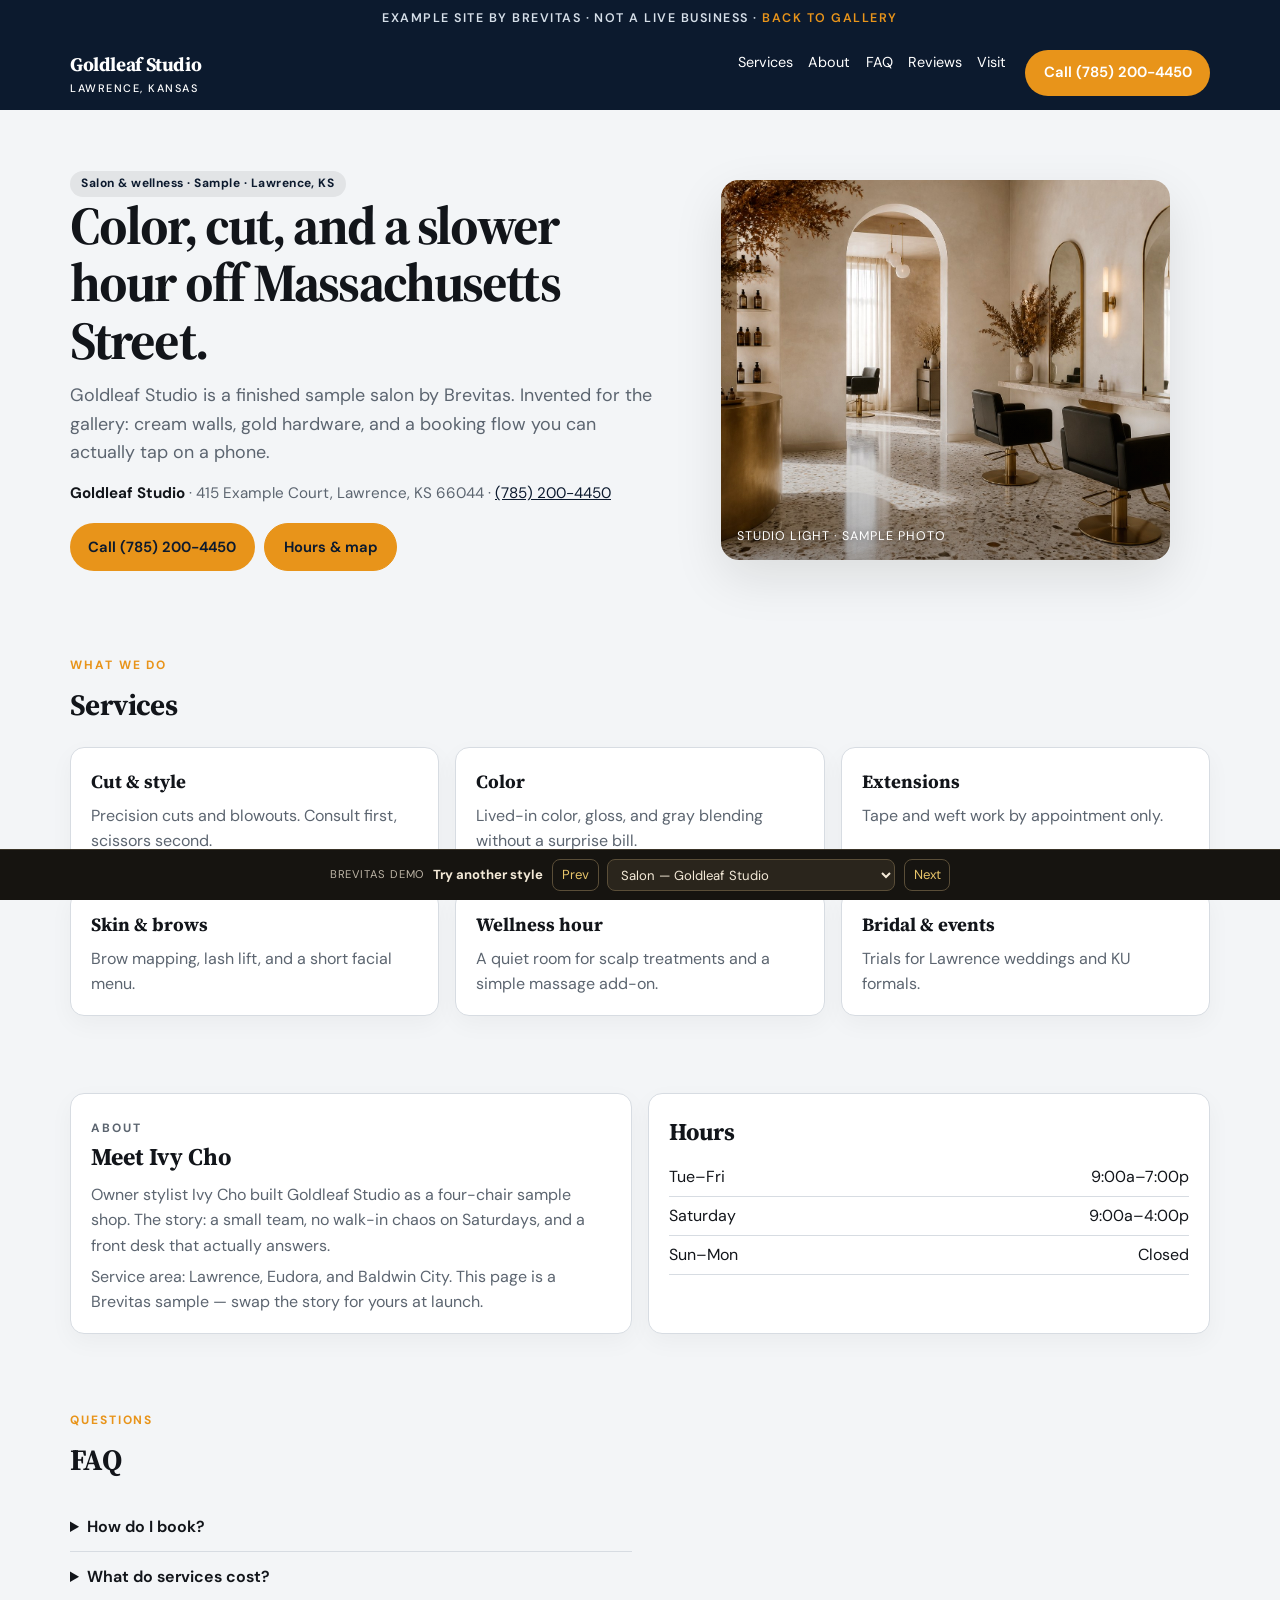
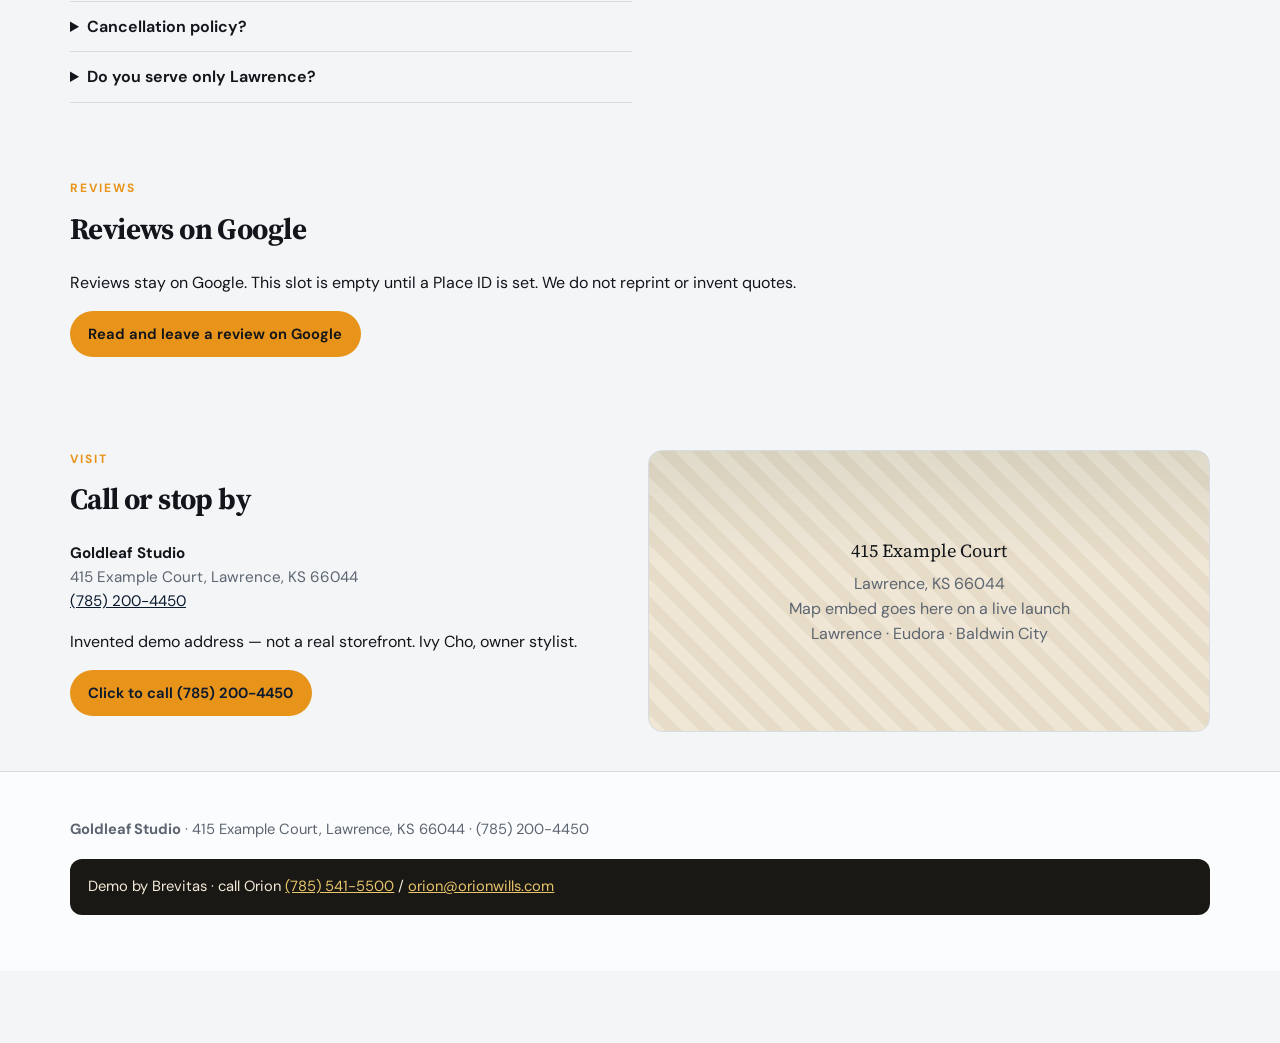
<file: templates/salon-wellness/index.html>
<!DOCTYPE html>
<html lang="en">
<head>
<!--
BREVITAS GBP + AI OVERVIEW CHECKLIST (launch hygiene, not a ranking promise)
- NAP on this page MUST match Google Business Profile exactly (name, street, city, region, postal, phone).
- One primary GBP category = the money service; 2–5 secondaries you actually perform. Business name = the sign, not keywords.
- Pin on the real door. Add service areas only if you travel (Lawrence, Eudora, Baldwin City, Lecompton). Never “whole US”.
- Hours, holiday, and KU-weekend exceptions here = GBP hours. Same phone format everywhere.
- Photos: storefront, team (permission), real jobs. Fresh monthly if you can. Avoid stock on a live listing.
- Reviews: ask in person; QR to the GBP review URL. Reply in a human voice. Never buy or invent ratings.
- FAQ stays as HTML <details> plus FAQPage JSON-LD so answers are extractable. Do not promise a Google AI Overview or Gemini recap.
- Citation-ready copy: short factual sentences, city names, services, hours, phone. Swap demo NAP before you index.
- Tracking numbers belong in ads, not as the GBP phone. Do not invent a number or owner.
-->
  <meta charset="utf-8">
  <meta name="viewport" content="width=device-width, initial-scale=1">
  <title>Hair and wellness studio in Lawrence, KS | Goldleaf Studio</title>
  <meta name="description" content="Goldleaf Studio is a sample salon and wellness studio by Brevitas in Lawrence. Color, cuts, and quiet rooms. Demo only.">
  <meta name="robots" content="noindex, nofollow">
  <link rel="canonical" href="https://orionwills.com/templates/salon-wellness/">
  <meta property="og:type" content="website">
  <meta property="og:title" content="Hair and wellness studio in Lawrence, KS | Goldleaf Studio">
  <meta property="og:description" content="Goldleaf Studio is a sample salon and wellness studio by Brevitas in Lawrence. Color, cuts, and quiet rooms. Demo only.">
  <meta property="og:locale" content="en_US">
  <meta name="twitter:card" content="summary_large_image">
  <meta name="geo.region" content="US-KS">
  <meta name="geo.placename" content="Lawrence">
  <link rel="preconnect" href="https://fonts.googleapis.com">
  <link rel="preconnect" href="https://fonts.gstatic.com" crossorigin>
  <link href="https://fonts.googleapis.com/css2?family=DM+Sans:wght@400;600;700&family=Source+Serif+4:opsz,wght@8..60,600;8..60,700&display=swap" rel="stylesheet">
  <link rel="stylesheet" href="../shared.css">
  <link rel="stylesheet" href="/skins.css">
  <script type="application/ld+json">
  {
    "@context": "https://schema.org",
    "@type": "HealthAndBeautyBusiness",
    "name": "Goldleaf Studio",
    "description": "Goldleaf Studio is a sample salon and wellness studio by Brevitas in Lawrence. Color, cuts, and quiet rooms. Demo only.",
    "image": "../assets/salon.jpg",
    "telephone": "+17852004450",
    "url": "https://orionwills.com/templates/salon-wellness/",
    "priceRange": "$$",
    
    "address": {
      "@type": "PostalAddress",
      "streetAddress": "415 Example Court",
      "addressLocality": "Lawrence",
      "addressRegion": "KS",
      "postalCode": "66044",
      "addressCountry": "US"
    },
    "areaServed": ["Lawrence KS", "Eudora KS", "Baldwin City KS"],
    "openingHoursSpecification": [
      { "@type": "OpeningHoursSpecification", "dayOfWeek": ["Tuesday","Wednesday","Thursday","Friday"], "opens": "09:00", "closes": "19:00" },
      { "@type": "OpeningHoursSpecification", "dayOfWeek": "Saturday", "opens": "09:00", "closes": "16:00" }
    ]
  }
  </script>
  <script type="application/ld+json">
  {
    "@context": "https://schema.org",
    "@type": "FAQPage",
    "mainEntity": [
      {
        "@type": "Question",
        "name": "How do I book?",
        "acceptedAnswer": {
          "@type": "Answer",
          "text": "A live salon would embed a scheduler. This demo uses click-to-call so you can feel the mobile path."
        }
      },
      {
        "@type": "Question",
        "name": "What do services cost?",
        "acceptedAnswer": {
          "@type": "Answer",
          "text": "Cuts typically $45–$85, color starts in the $90s depending on length and correction. We quote before we mix."
        }
      },
      {
        "@type": "Question",
        "name": "Cancellation policy?",
        "acceptedAnswer": {
          "@type": "Answer",
          "text": "24 hours, or the card on file is a sample no-show fee. Emergency same-day is at the stylist’s discretion."
        }
      },
      {
        "@type": "Question",
        "name": "Do you serve only Lawrence?",
        "acceptedAnswer": {
          "@type": "Answer",
          "text": "Clients drive from Eudora and Baldwin. Parking is on the sample lot behind 415 Example Court."
        }
      }
    ]
  }
  </script>

</head>
<body class="theme-salon">
  <div class="sample-banner">Example site by Brevitas · not a live business · <a href="/templates">Back to gallery</a></div>
  <a class="skip" href="#main">Skip to content</a>
  <header class="site-header">
    <div class="wrap">
      <a class="brand" href="#top">Goldleaf Studio<small>Lawrence, Kansas</small></a>
      <button class="nav-toggle" type="button" aria-label="Menu" aria-expanded="false">Menu</button>
      <nav class="nav" aria-label="Primary">
        <a href="#services">Services</a>
        <a href="#about">About</a>
        <a href="#faq">FAQ</a>
        <a href="#reviews">Reviews</a>
        <a href="#visit">Visit</a>
        <a class="btn" href="tel:+17852004450">Call (785) 200-4450</a>
      </nav>
    </div>
  </header>
  <main id="main">
    <div class="wrap hero">
      <div>
        <span class="badge">Salon & wellness · Sample · Lawrence, KS</span>
        <h1>Color, cut, and a slower hour off Massachusetts Street.</h1>
        <p class="lede">Goldleaf Studio is a finished sample salon by Brevitas. Invented for the gallery: cream walls, gold hardware, and a booking flow you can actually tap on a phone.</p>
        <p class="nap"><strong>Goldleaf Studio</strong> · 415 Example Court, Lawrence, KS 66044 · <a href="tel:+17852004450">(785) 200-4450</a></p>
        <div class="btn-row">
          <a class="btn" href="tel:+17852004450">Call (785) 200-4450</a>
          <a class="btn secondary" href="#visit">Hours &amp; map</a>
        </div>
      </div>
      <figure class="hero-photo">
        <img src="../assets/salon.jpg" alt="Salon interior photo for Goldleaf Studio sample site" width="1536" height="1024">
        <figcaption>Studio light · sample photo</figcaption>
      </figure>
    </div>
    <section id="services">
      <div class="wrap">
        <p class="eyebrow">What we do</p>
        <h2 class="section-title">Services</h2>
        <div class="grid-3">
      <article class="card"><h3>Cut & style</h3><p>Precision cuts and blowouts. Consult first, scissors second.</p></article>
      <article class="card"><h3>Color</h3><p>Lived-in color, gloss, and gray blending without a surprise bill.</p></article>
      <article class="card"><h3>Extensions</h3><p>Tape and weft work by appointment only.</p></article>
      <article class="card"><h3>Skin & brows</h3><p>Brow mapping, lash lift, and a short facial menu.</p></article>
      <article class="card"><h3>Wellness hour</h3><p>A quiet room for scalp treatments and a simple massage add-on.</p></article>
      <article class="card"><h3>Bridal & events</h3><p>Trials for Lawrence weddings and KU formals.</p></article>
        </div>
      </div>
    </section>
    <section id="about">
      <div class="wrap grid-2">
        <div class="card">
          <p class="eyebrow">About</p>
          <h2>Meet Ivy Cho</h2>
          <p>Owner stylist Ivy Cho built Goldleaf Studio as a four-chair sample shop. The story: a small team, no walk-in chaos on Saturdays, and a front desk that actually answers.</p>
          <p>Service area: Lawrence, Eudora, and Baldwin City. This page is a Brevitas sample — swap the story for yours at launch.</p>
        </div>
        <div class="card">
          <h2>Hours</h2>
          <ul class="hours">
            <li><span>Tue–Fri</span><span>9:00a–7:00p</span></li>
            <li><span>Saturday</span><span>9:00a–4:00p</span></li>
            <li><span>Sun–Mon</span><span>Closed</span></li>
          </ul>
        </div>
      </div>
    </section>
    <section id="faq">
      <div class="wrap grid-2">
        <div>
          <p class="eyebrow">Questions</p>
          <h2 class="section-title">FAQ</h2>
          <div class="faq">
        <details><summary>How do I book?</summary><p>A live salon would embed a scheduler. This demo uses click-to-call so you can feel the mobile path.</p></details>
        <details><summary>What do services cost?</summary><p>Cuts typically $45–$85, color starts in the $90s depending on length and correction. We quote before we mix.</p></details>
        <details><summary>Cancellation policy?</summary><p>24 hours, or the card on file is a sample no-show fee. Emergency same-day is at the stylist’s discretion.</p></details>
        <details><summary>Do you serve only Lawrence?</summary><p>Clients drive from Eudora and Baldwin. Parking is on the sample lot behind 415 Example Court.</p></details>
          </div>
        </div>
      </div>
    </section>
    <section id="reviews" class="reviews" data-place-id="">
      <div class="wrap">
        <p class="eyebrow">Reviews</p>
        <h2 class="section-title">Reviews on Google</h2>
        <div class="google-reviews-embed" hidden></div>
        <p class="reviews-empty">Reviews stay on Google. This slot is empty until a Place ID is set. We do not reprint or invent quotes.</p>
        <p><a class="btn warm" href="https://www.google.com/maps/search/?api=1&query=Goldleaf+Studio%2C+415+Example+Court%2C+Lawrence%2C+KS+66044" rel="noopener noreferrer" target="_blank">Read and leave a review on Google</a></p>
      </div>
    </section>
    <section id="visit">
      <div class="wrap grid-2">
        <div>
          <p class="eyebrow">Visit</p>
          <h2 class="section-title">Call or stop by</h2>
          <p class="nap"><strong>Goldleaf Studio</strong><br>415 Example Court, Lawrence, KS 66044<br><a href="tel:+17852004450">(785) 200-4450</a></p>
          <p>Invented demo address — not a real storefront. Ivy Cho, owner stylist.</p>
          <p><a class="btn warm" href="tel:+17852004450">Click to call (785) 200-4450</a></p>
        </div>
        <div class="map-placeholder" role="img" aria-label="Map placeholder for demo address">
          <div>
            <p class="map-pin">415 Example Court</p>
            Lawrence, KS 66044<br>Map embed goes here on a live launch<br>Lawrence · Eudora · Baldwin City
          </div>
        </div>
      </div>
    </section>
  </main>
  <footer class="site-foot">
    <div class="wrap">
      <p><strong>Goldleaf Studio</strong> · 415 Example Court, Lawrence, KS 66044 · (785) 200-4450</p>
      <div class="foot-cta">
        Demo by Brevitas · call Orion <a href="tel:+17855415500">(785) 541-5500</a> / <!--email_off--><a href="mailto:orion@orionwills.com">orion@orionwills.com</a><!--/email_off-->
      </div>
    </div>
  </footer>


  <script>
  (function () {
    var root = document.getElementById("reviews");
    if (!root) return;
    var placeId = (root.getAttribute("data-place-id") || window.PLACE_ID || "").trim();
    var embed = root.querySelector(".google-reviews-embed");
    var empty = root.querySelector(".reviews-empty");
    if (!placeId) {
      if (embed) { embed.hidden = true; embed.replaceChildren(); }
      if (empty) { empty.hidden = false; }
      return;
    }
    if (empty) empty.hidden = true;
    if (!embed) return;
    var iframe = document.createElement("iframe");
    iframe.title = "Google Maps listing and reviews";
    iframe.loading = "lazy";
    iframe.referrerPolicy = "no-referrer-when-downgrade";
    iframe.src = "https://www.google.com/maps?q=place_id:" + encodeURIComponent(placeId) + "&output=embed";
    embed.replaceChildren(iframe);
    embed.hidden = false;
  })();
  </script>

  <div class="demo-switcher" role="navigation" aria-label="Brevitas demo styles">
    <span>Brevitas demo</span>
    <strong>Try another style</strong>
    <a href="../auto/">Prev</a>
    <label for="style-jump">Industry</label>
    <select id="style-jump" onchange="if(this.value) location.href=this.value">
      <option value="../restaurant/">Restaurant — Prairie & Pine</option>
      <option value="../home-services/">Home services — Kaw Valley Mechanical</option>
      <option value="../auto/">Auto — Mass Street Motorworks</option>
      <option value="../salon-wellness/" selected>Salon — Goldleaf Studio</option>
      <option value="../retail/">Retail — Flint Hills Goods</option>
      <option value="../professional-services/">Professional — Stonehouse Ledger</option>
      <option value="../medical-clinic/">Clinic — East Heights Care</option>
      <option value="../generic-local/">Local — Riverfront Co.</option>
    </select>
    <a href="../retail/">Next</a>
  </div>


  <script>
  (function(){
    var h=document.querySelector("header.site-header"), t=document.querySelector(".nav-toggle");
    if(t&&h){ t.addEventListener("click", function(){ var o=h.classList.toggle("open"); t.setAttribute("aria-expanded", o?"true":"false"); }); }
  })();
  </script>
  <script src="/skins.js"></script>
</body>
</html>
</file>
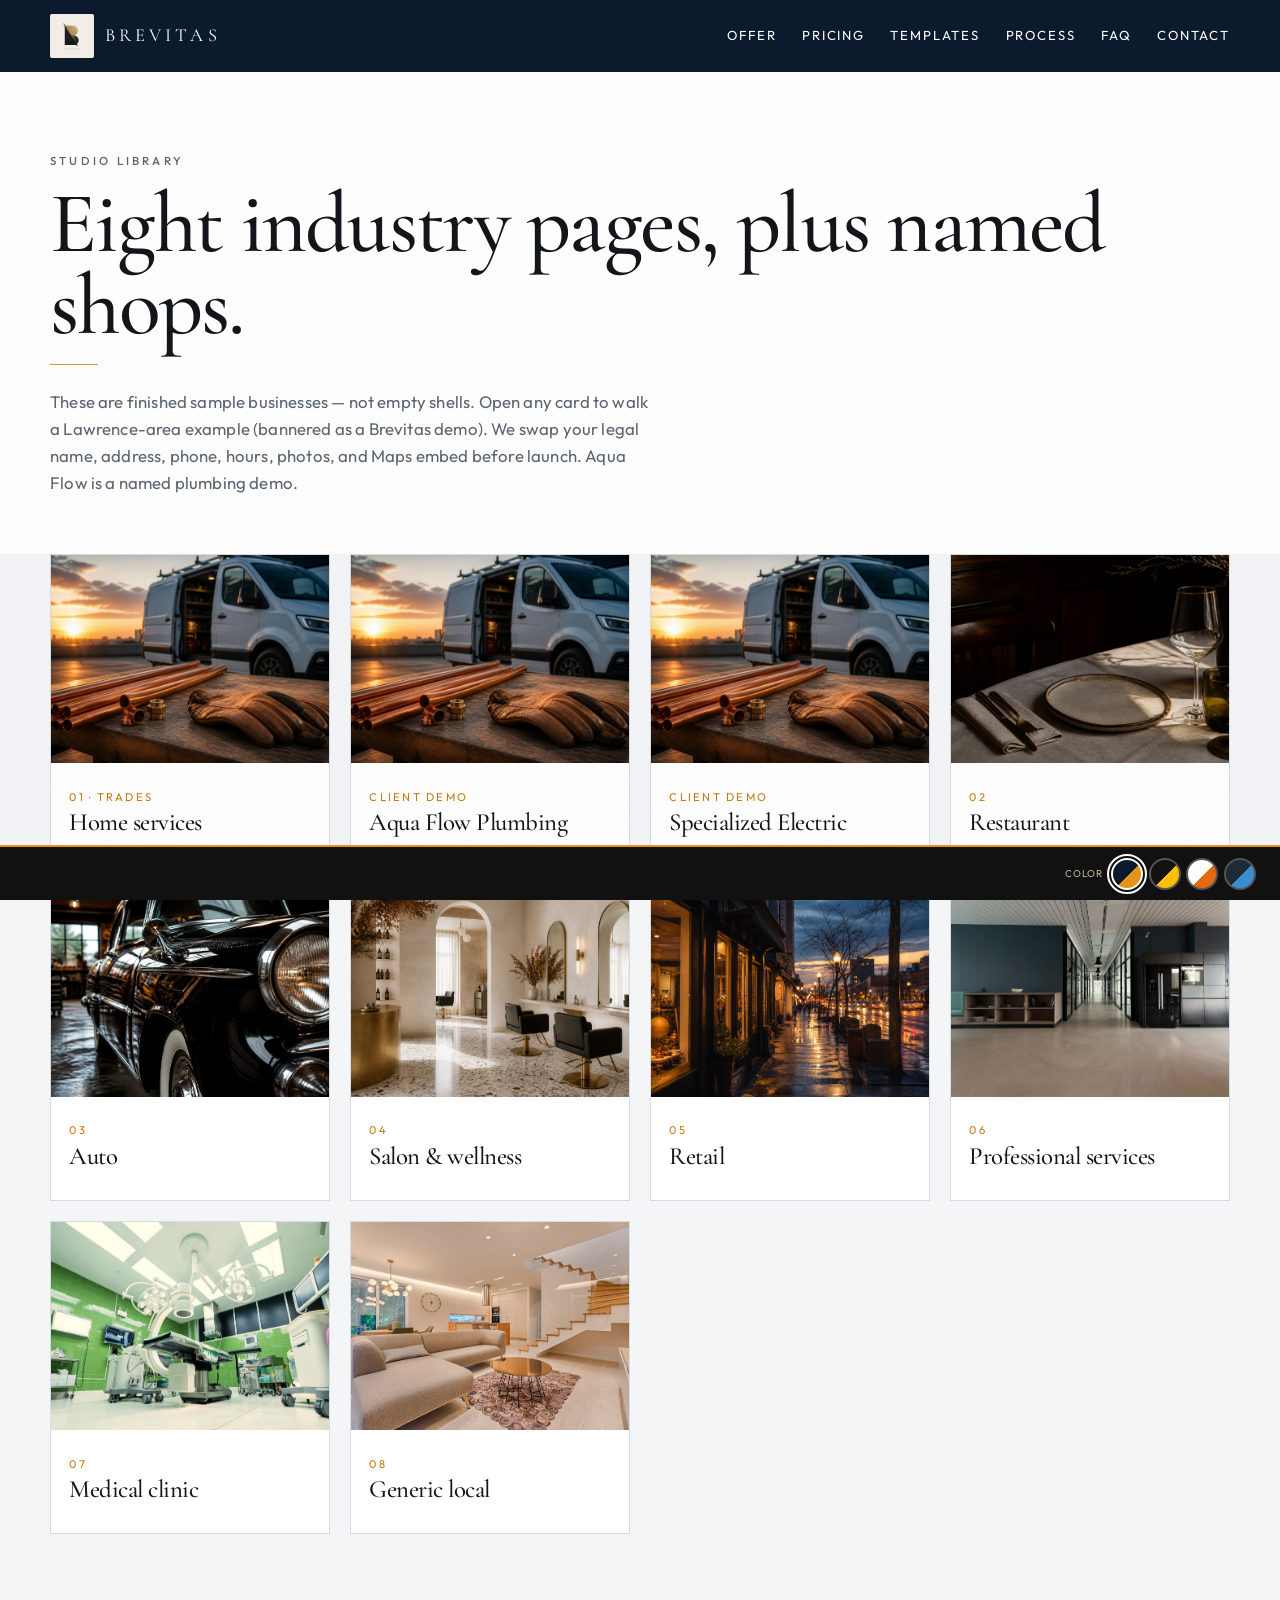
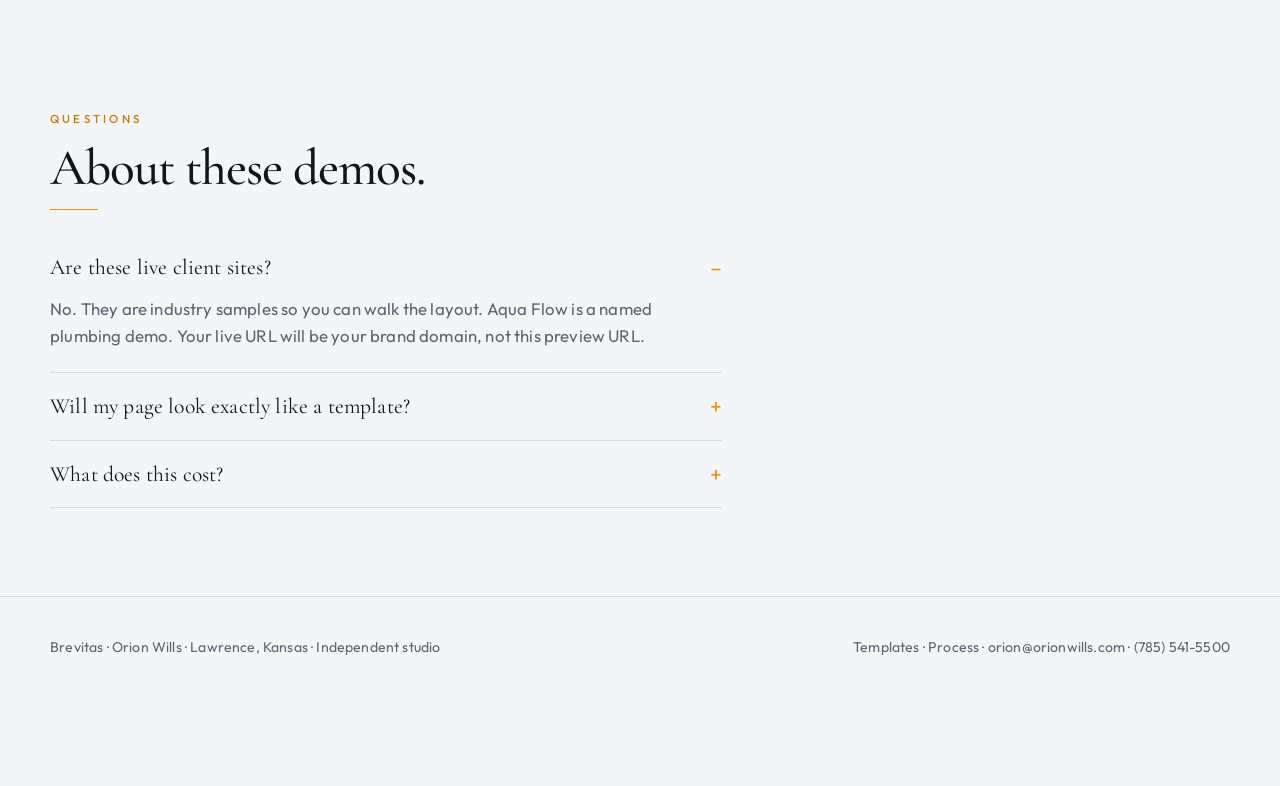
<file: templates.html>
<!DOCTYPE html>
<html lang="en">
<head>
  <meta charset="utf-8">
  <meta name="viewport" content="width=device-width, initial-scale=1">
  <title>Website templates for Lawrence trades — Brevitas</title>
  <meta name="description" content="Clickable industry demos: home services, restaurant, auto, salon, retail, clinic, and more. Swap your NAP and photos. Built by Brevitas in Lawrence, KS.">
  <link rel="canonical" href="https://orionwills.com/templates">
  <meta name="robots" content="index,follow">
  <meta property="og:type" content="website">
  <meta property="og:site_name" content="Brevitas">
  <meta property="og:title" content="Website templates for Lawrence trades — Brevitas">
  <meta property="og:description" content="Clickable industry demos: home services, restaurant, auto, salon, retail, clinic, and more. Swap your NAP and photos. Built by Brevitas in Lawrence, KS.">
  <meta property="og:url" content="https://orionwills.com/templates">
  <meta property="og:image" content="https://orionwills.com/art/hero.jpg">
  <meta property="og:locale" content="en_US">
  <meta name="twitter:card" content="summary_large_image">
  <meta name="twitter:title" content="Website templates for Lawrence trades — Brevitas">
  <meta name="twitter:description" content="Clickable industry demos: home services, restaurant, auto, salon, retail, clinic, and more. Swap your NAP and photos. Built by Brevitas in Lawrence, KS.">
  <meta name="twitter:image" content="https://orionwills.com/art/hero.jpg">
  <link rel="preconnect" href="https://fonts.googleapis.com">
  <link rel="preconnect" href="https://fonts.gstatic.com" crossorigin>
  <link href="https://fonts.googleapis.com/css2?family=Cormorant+Garamond:ital,wght@0,500;0,600;1,500&family=Outfit:wght@300;400;500&display=swap" rel="stylesheet">
  <link rel="stylesheet" href="/styles.css">
  <link rel="stylesheet" href="/skins.css">
  <script type="application/ld+json">
{
  "@context": "https://schema.org",
  "@graph": [
    {
      "@type": ["LocalBusiness", "ProfessionalService"],
      "@id": "https://orionwills.com/#business",
      "name": "Brevitas",
      "alternateName": "Brevitas Lawrence",
      "description": "Done-for-you one-page websites and Google Business Profile setup for independent trades and local businesses in Lawrence, Kansas.",
      "url": "https://orionwills.com/",
      "telephone": "+17855415500",
      "email": "orion@orionwills.com",
      "image": "https://orionwills.com/art/hero.jpg",
      "logo": "https://orionwills.com/art/mark.jpg",
      "priceRange": "$1,200–$6,500",
      "currenciesAccepted": "USD",
      "founder": { "@type": "Person", "name": "Orion Wills", "email": "orion@orionwills.com", "telephone": "+17855415500" },
      "address": {
        "@type": "PostalAddress",
        "addressLocality": "Lawrence",
        "addressRegion": "KS",
        "addressCountry": "US"
      },
      "areaServed": [
        { "@type": "City", "name": "Lawrence" },
        { "@type": "City", "name": "Eudora" },
        { "@type": "City", "name": "Baldwin City" },
        { "@type": "City", "name": "Lecompton" }
      ],
      "knowsAbout": ["Google Business Profile", "local websites for trades", "NAP consistency"],
      "sameAs": ["https://orionwills.com/"]
    },
    {
      "@type": "FAQPage",
      "mainEntity": [
        {
          "@type": "Question",
          "name": "What does Brevitas actually build?",
          "acceptedAnswer": {
            "@type": "Answer",
            "text": "A one-page website with your name, hours, photos, map, and click-to-call, plus Google Business Profile hygiene so the listing matches the page. We do not sell ads, twelve-page brochures, or ranking retainers."
          }
        },
        {
          "@type": "Question",
          "name": "How much does a Brevitas site cost?",
          "acceptedAnswer": {
            "@type": "Answer",
            "text": "One-time setup is $2,500–$6,500 depending on photos and how messy the listing is. The first five closed Lawrence trades pay a charter price of $1,200. Domain name and two years of hosting are included. There is no monthly retainer."
          }
        },
        {
          "@type": "Question",
          "name": "Do I own the domain, listing, and files?",
          "acceptedAnswer": {
            "@type": "Answer",
            "text": "Yes. The domain is registered in your name. After 24 months you renew it at registrar cost. You own the Google Business Profile and a zip of the files anytime. If you already have a domain, you keep the registrar; we only send A or CNAME records."
          }
        },
        {
          "@type": "Question",
          "name": "Do you guarantee Google rankings or AI Overviews?",
          "acceptedAnswer": {
            "@type": "Answer",
            "text": "No. We match name, address, and phone, set a real category, and put a fast page on the web. That is hygiene, not a ranking promise and not a claim about Google AI Overviews."
          }
        },
        {
          "@type": "Question",
          "name": "Who is this for?",
          "acceptedAnswer": {
            "@type": "Answer",
            "text": "Owner-operated trades in Lawrence and nearby towns—HVAC, plumbing, electrical, roofing first—plus shops that answer the phone. We are not a fit for franchise CMS, a site you already like, or anyone who wants fake reviews or a guaranteed #1."
          }
        },
        {
          "@type": "Question",
          "name": "How long until it is live?",
          "acceptedAnswer": {
            "@type": "Answer",
            "text": "We can show an industry demo the same week you share hours and photos. We go live after you approve NAP and pictures. You preview before anything public."
          }
        }
      ]
    }
  ]
}
</script>
</head>
<body class="has-skin-bar">
  <a class="skip" href="#main">Skip to content</a>
  <header class="nav-bar">
    <div class="wrap">
      <a class="brand" href="/">
        <img src="art/mark.jpg" width="42" height="42" alt="">
        <span>Brevitas</span>
      </a>
      <button class="nav-toggle" type="button" aria-label="Menu" aria-expanded="false"><span></span><span></span><span></span></button>
      <nav class="nav-links" aria-label="Primary">
        <a href="/#offer">Offer</a>
        <a href="/#pricing">Pricing</a>
        <a href="/templates">Templates</a>
        <a href="/work">Process</a>
        <a href="/#faq">FAQ</a>
        <a href="/#contact">Contact</a>
      </nav>
    </div>
  </header>
  <main id="main">
    <div class="page-hero">
      <div class="wrap">
        <p class="eyebrow">Studio library</p>
        <h1>Eight industry pages, plus named shops.</h1>
        <hr class="rule">
        <p>These are finished sample businesses — not empty shells. Open any card to walk a Lawrence-area example (bannered as a Brevitas demo). We swap your legal name, address, phone, hours, photos, and Maps embed before launch. Aqua Flow is a named plumbing demo.</p>
      </div>
    </div>

    <section style="padding-top:0">
      <div class="wrap">
        <div class="gallery">
          <a class="card" href="templates/home-services/">
            <div class="thumb"><img src="art/trades.jpg" alt=""></div>
            <div class="body">
              <span>01 · Trades</span>
              <h3>Home services</h3>
            </div>
          </a>
          <a class="card" href="aqua-flow/">
            <div class="thumb"><img src="art/trades.jpg" alt=""></div>
            <div class="body">
              <span>Client demo</span>
              <h3>Aqua Flow Plumbing</h3>
            </div>
          </a>
          <a class="card" href="specialized-electric/">
            <div class="thumb"><img src="art/trades.jpg" alt=""></div>
            <div class="body">
              <span>Client demo</span>
              <h3>Specialized Electric</h3>
            </div>
          </a>

          <a class="card" href="templates/restaurant/">
            <div class="thumb"><img src="art/food.jpg" alt=""></div>
            <div class="body">
              <span>02</span>
              <h3>Restaurant</h3>
            </div>
          </a>
          <a class="card" href="templates/auto/">
            <div class="thumb"><img src="art/auto.jpg" alt=""></div>
            <div class="body">
              <span>03</span>
              <h3>Auto</h3>
            </div>
          </a>
          <a class="card" href="templates/salon-wellness/">
            <div class="thumb"><img src="art/salon.jpg" alt=""></div>
            <div class="body">
              <span>04</span>
              <h3>Salon &amp; wellness</h3>
            </div>
          </a>
          <a class="card" href="templates/retail/">
            <div class="thumb"><img src="art/hero.jpg" alt=""></div>
            <div class="body">
              <span>05</span>
              <h3>Retail</h3>
            </div>
          </a>
          <a class="card" href="templates/professional-services/">
            <div class="thumb"><img src="art/office.jpg" alt=""></div>
            <div class="body">
              <span>06</span>
              <h3>Professional services</h3>
            </div>
          </a>
          <a class="card" href="templates/medical-clinic/">
            <div class="thumb"><img src="art/clinic.jpg" alt=""></div>
            <div class="body">
              <span>07</span>
              <h3>Medical clinic</h3>
            </div>
          </a>
          <a class="card" href="templates/generic-local/">
            <div class="thumb"><img src="art/local.jpg" alt=""></div>
            <div class="body">
              <span>08</span>
              <h3>Generic local</h3>
            </div>
          </a>
        </div>
      </div>
    </section>

    <section id="faq">
      <div class="wrap">
        <p class="eyebrow">Questions</p>
        <h2>About these demos.</h2>
        <hr class="rule">
        <div class="faq-list">
          <details open>
            <summary>Are these live client sites?</summary>
            <p>No. They are industry samples so you can walk the layout. Aqua Flow is a named plumbing demo. Your live URL will be your brand domain, not this preview URL.</p>
          </details>
          <details>
            <summary>Will my page look exactly like a template?</summary>
            <p>It starts from the matching industry page. We drop in your NAP, hours, photos, and map. We do not invent reviews or star ratings.</p>
          </details>
          <details>
            <summary>What does this cost?</summary>
            <p>One-time $2,500–$6,500. Charter $1,200 for the first five closed Lawrence trades. Domain and two years of hosting included. You own everything.</p>
          </details>
        </div>
      </div>
    </section>
  </main>
  <footer>
    <div class="wrap">
      <span>Brevitas · Orion Wills · Lawrence, Kansas · Independent studio</span>
      <span><a href="/templates">Templates</a> · <a href="/work">Process</a> · <!--email_off--><a href="mailto:orion@orionwills.com">orion@orionwills.com</a><!--/email_off--> · <a href="tel:+17855415500">(785) 541-5500</a></span>
    </div>
  </footer>

  <div class="demo-bar" role="navigation" aria-label="Demo color">
    <div class="group">
      <span class="lbl">Color</span>
      <div class="swatches">
        <button type="button" class="swatch" data-skin="navy" title="Navy + orange" aria-label="Navy + orange"></button>
        <button type="button" class="swatch" data-skin="amber" title="Charcoal + amber" aria-label="Charcoal + amber"></button>
        <button type="button" class="swatch" data-skin="snow" title="White + orange" aria-label="White + orange"></button>
        <button type="button" class="swatch" data-skin="slate" title="Slate + blue" aria-label="Slate + blue"></button>
      </div>
    </div>
  </div>
  <script src="/site.js"></script>
  <script src="/skins.js"></script>
</body>
</html>
</file>
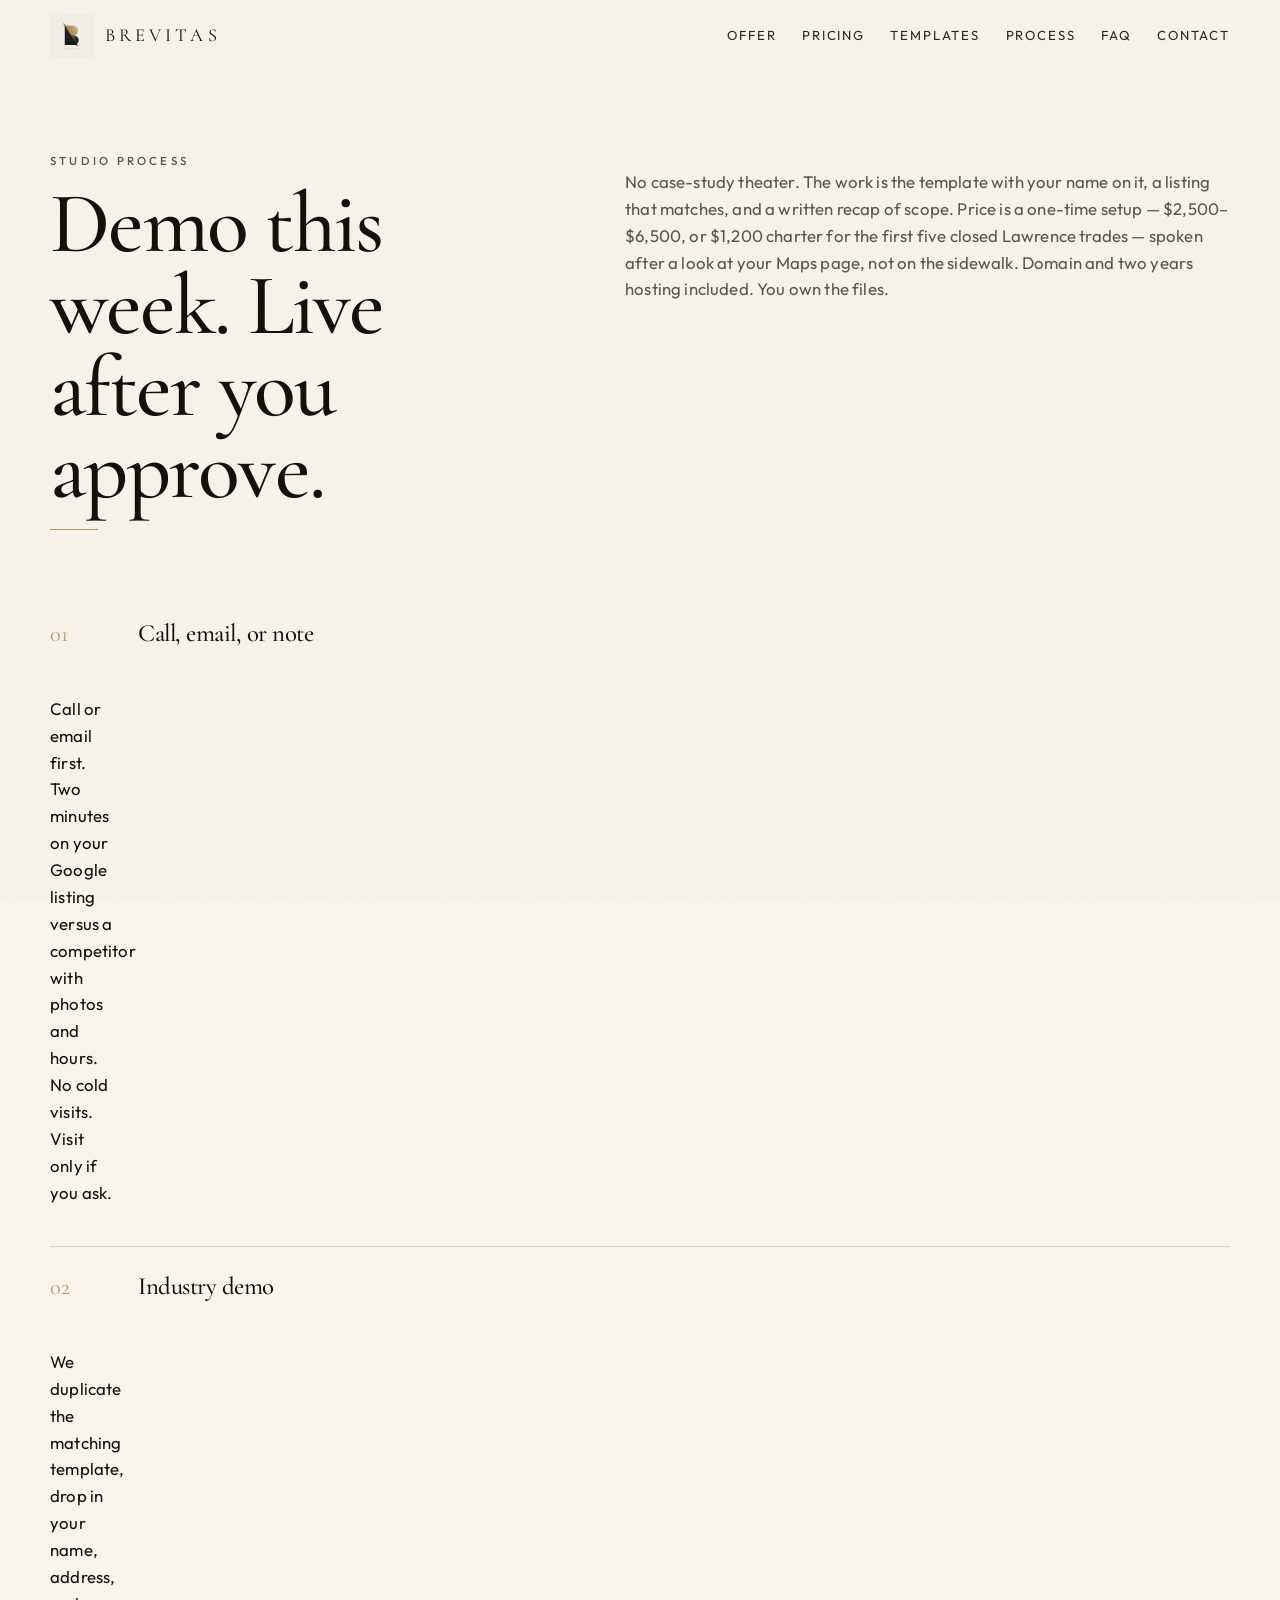
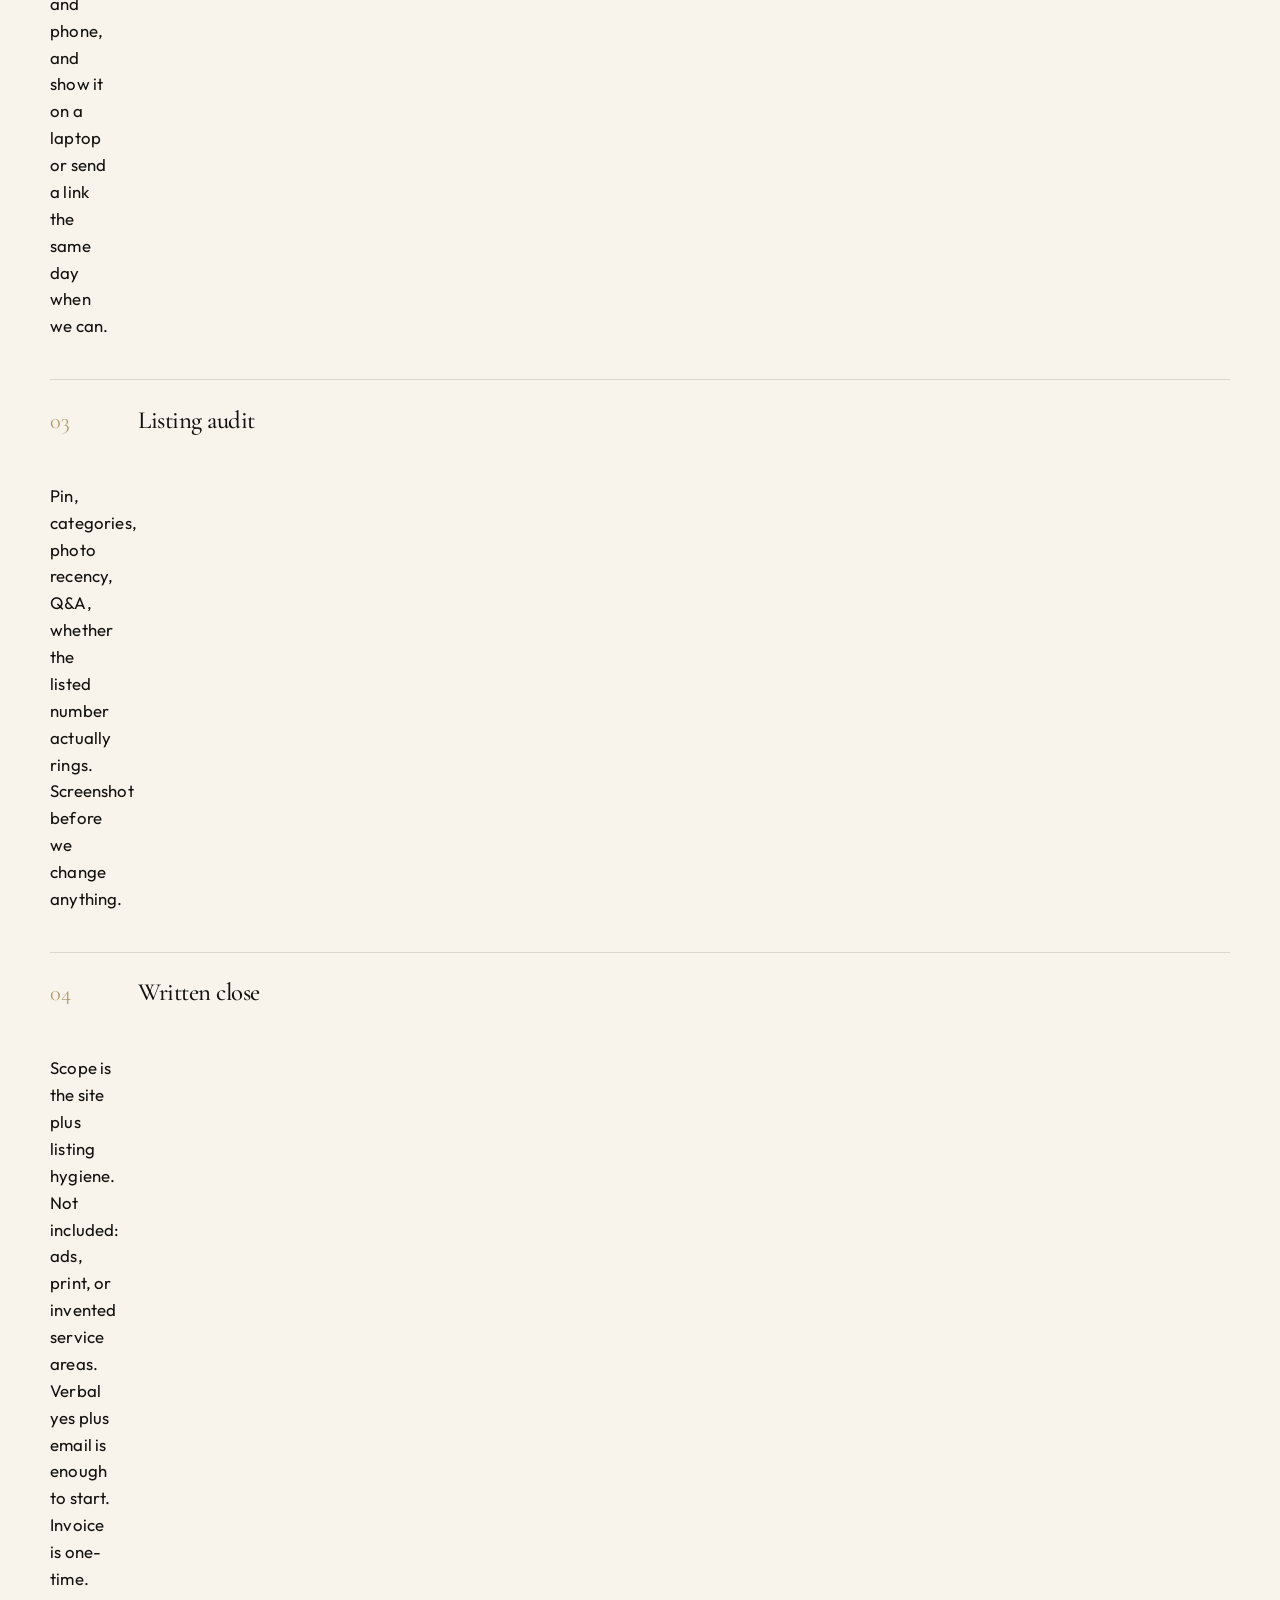
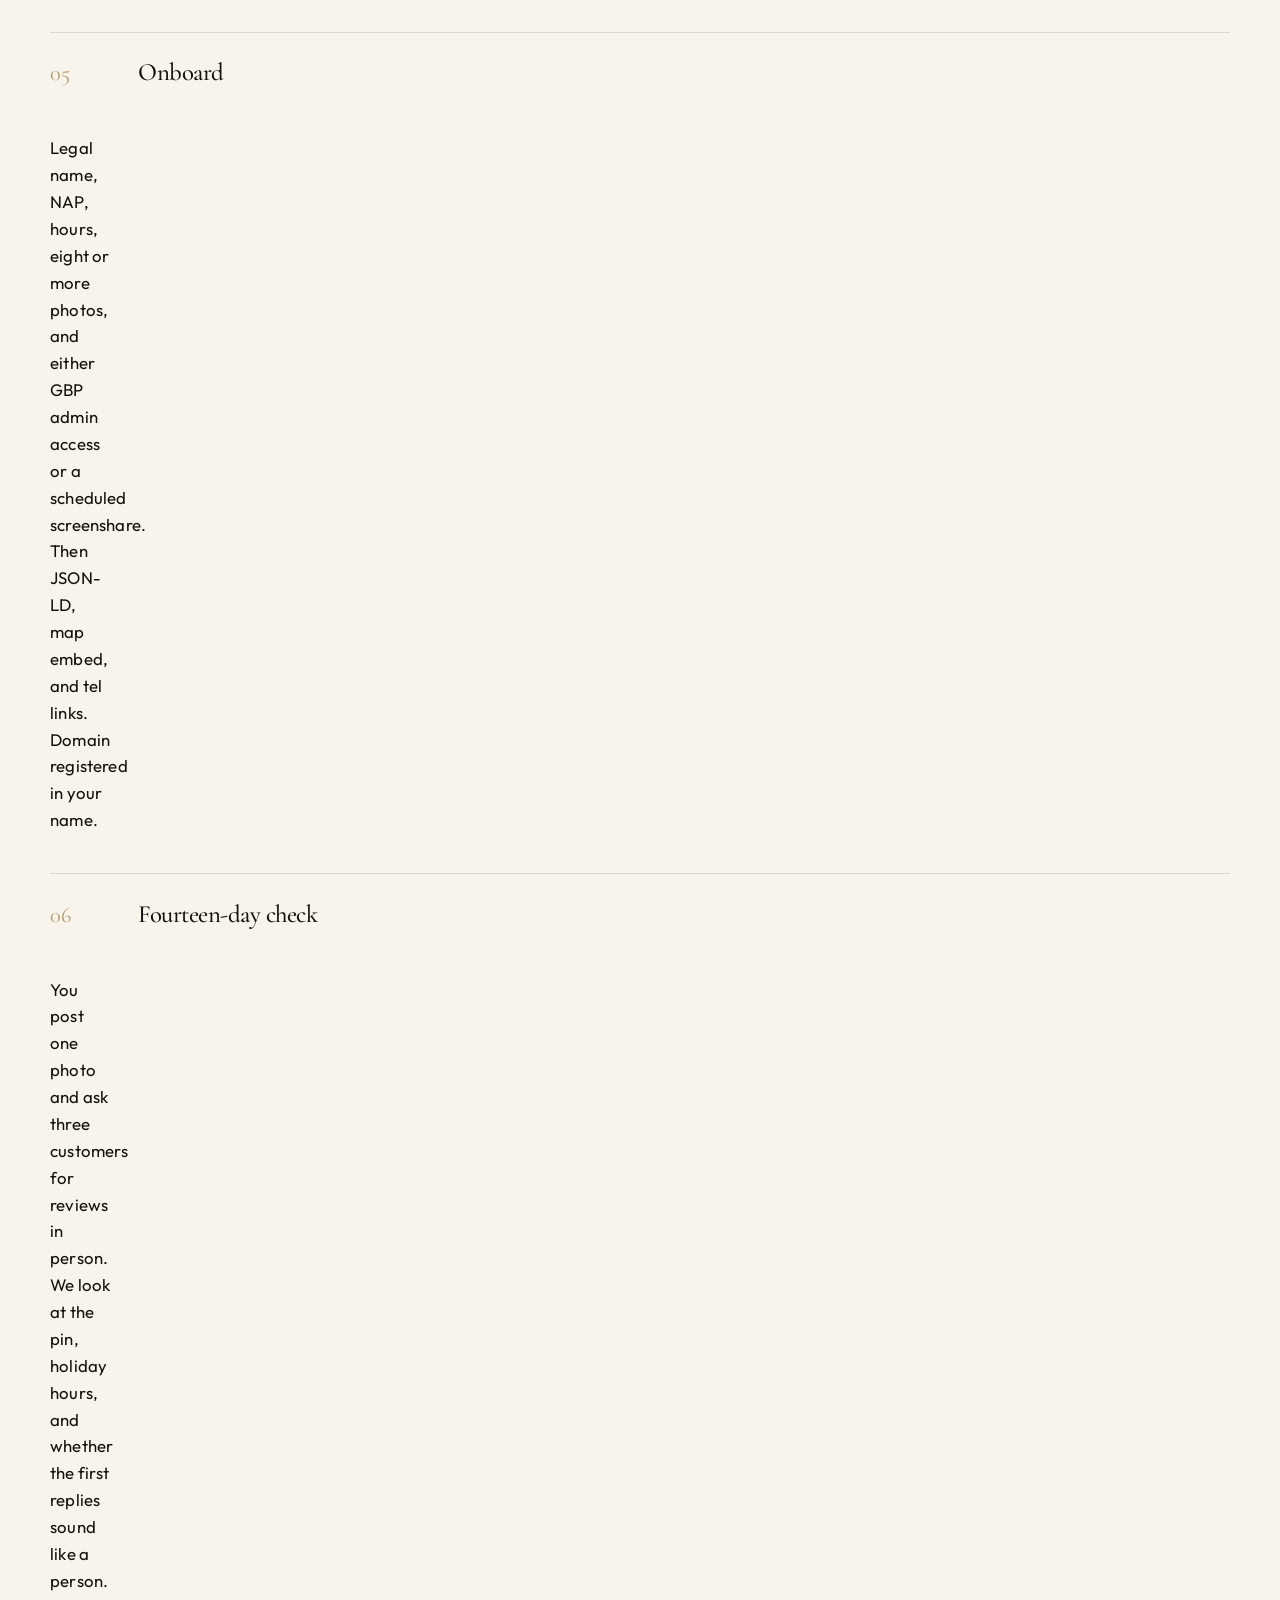
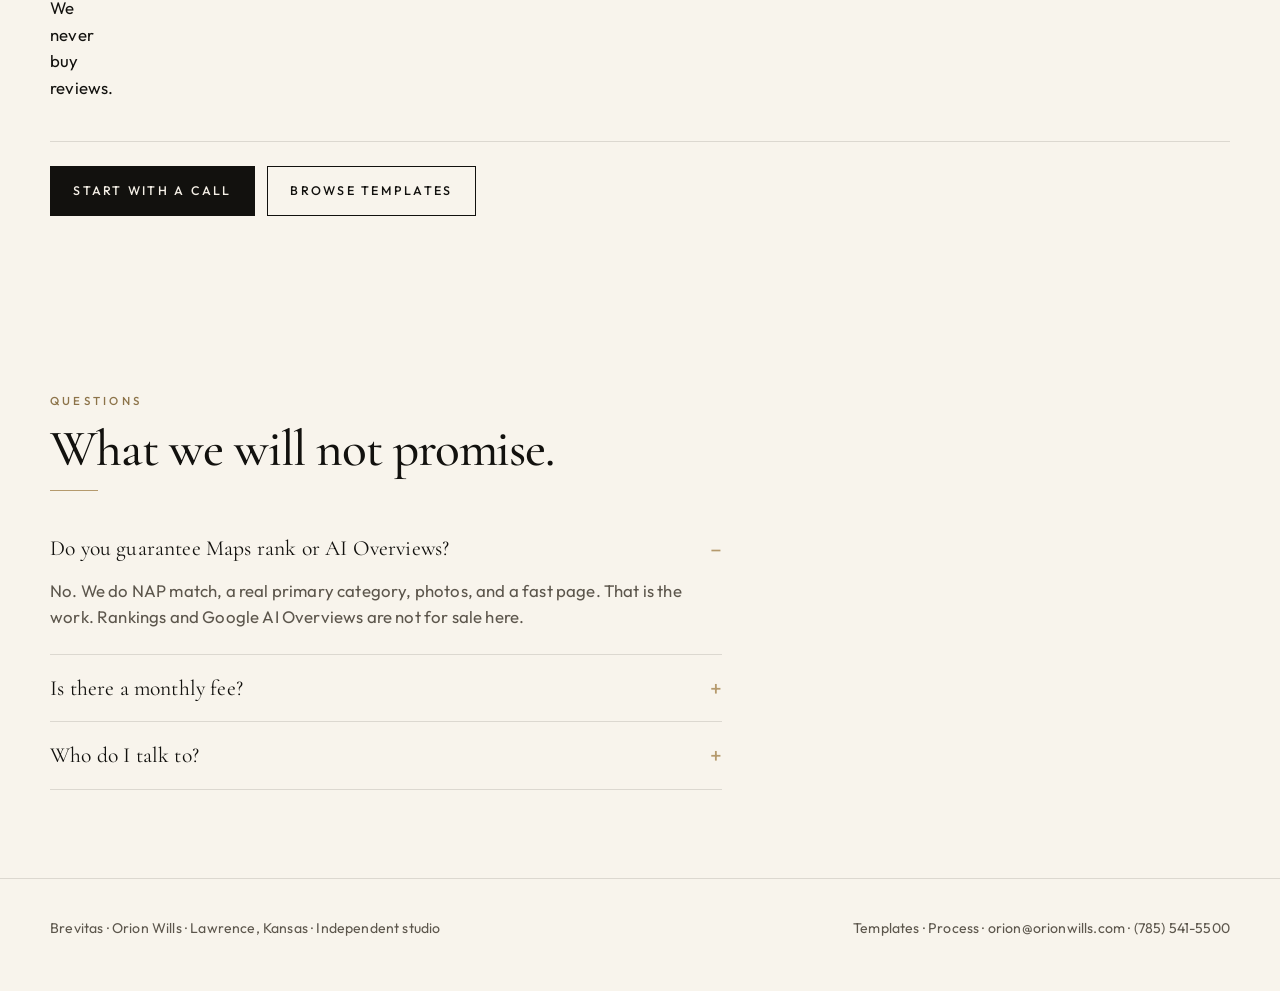
<file: work.html>
<!DOCTYPE html>
<html lang="en">
<head>
  <meta charset="utf-8">
  <meta name="viewport" content="width=device-width, initial-scale=1">
  <title>How Brevitas builds a Lawrence trade website — process</title>
  <meta name="description" content="Call or email, industry demo, listing audit, then live after you approve NAP and photos. One-time $2,500–$6,500; charter $1,200. Orion Wills, Lawrence, KS.">
  <link rel="canonical" href="https://orionwills.com/work">
  <meta name="robots" content="index,follow">
  <meta property="og:type" content="website">
  <meta property="og:site_name" content="Brevitas">
  <meta property="og:title" content="How Brevitas builds a Lawrence trade website — process">
  <meta property="og:description" content="Call or email, industry demo, listing audit, then live after you approve NAP and photos. One-time $2,500–$6,500; charter $1,200. Orion Wills, Lawrence, KS.">
  <meta property="og:url" content="https://orionwills.com/work">
  <meta property="og:image" content="https://orionwills.com/art/hero.jpg">
  <meta property="og:locale" content="en_US">
  <meta name="twitter:card" content="summary_large_image">
  <meta name="twitter:title" content="How Brevitas builds a Lawrence trade website — process">
  <meta name="twitter:description" content="Call or email, industry demo, listing audit, then live after you approve NAP and photos. One-time $2,500–$6,500; charter $1,200. Orion Wills, Lawrence, KS.">
  <meta name="twitter:image" content="https://orionwills.com/art/hero.jpg">
  <link rel="preconnect" href="https://fonts.googleapis.com">
  <link rel="preconnect" href="https://fonts.gstatic.com" crossorigin>
  <link href="https://fonts.googleapis.com/css2?family=Cormorant+Garamond:ital,wght@0,500;0,600;1,500&family=Outfit:wght@300;400;500&display=swap" rel="stylesheet">
  <link rel="stylesheet" href="/styles.css">
  <script type="application/ld+json">
{
  "@context": "https://schema.org",
  "@graph": [
    {
      "@type": ["LocalBusiness", "ProfessionalService"],
      "@id": "https://orionwills.com/#business",
      "name": "Brevitas",
      "alternateName": "Brevitas Lawrence",
      "description": "Done-for-you one-page websites and Google Business Profile setup for independent trades and local businesses in Lawrence, Kansas.",
      "url": "https://orionwills.com/",
      "telephone": "+17855415500",
      "email": "orion@orionwills.com",
      "image": "https://orionwills.com/art/hero.jpg",
      "logo": "https://orionwills.com/art/mark.jpg",
      "priceRange": "$1,200–$6,500",
      "currenciesAccepted": "USD",
      "founder": { "@type": "Person", "name": "Orion Wills", "email": "orion@orionwills.com", "telephone": "+17855415500" },
      "address": {
        "@type": "PostalAddress",
        "addressLocality": "Lawrence",
        "addressRegion": "KS",
        "addressCountry": "US"
      },
      "areaServed": [
        { "@type": "City", "name": "Lawrence" },
        { "@type": "City", "name": "Eudora" },
        { "@type": "City", "name": "Baldwin City" },
        { "@type": "City", "name": "Lecompton" }
      ],
      "knowsAbout": ["Google Business Profile", "local websites for trades", "NAP consistency"],
      "sameAs": ["https://orionwills.com/"]
    },
    {
      "@type": "FAQPage",
      "mainEntity": [
        {
          "@type": "Question",
          "name": "What does Brevitas actually build?",
          "acceptedAnswer": {
            "@type": "Answer",
            "text": "A one-page website with your name, hours, photos, map, and click-to-call, plus Google Business Profile hygiene so the listing matches the page. We do not sell ads, twelve-page brochures, or ranking retainers."
          }
        },
        {
          "@type": "Question",
          "name": "How much does a Brevitas site cost?",
          "acceptedAnswer": {
            "@type": "Answer",
            "text": "One-time setup is $2,500–$6,500 depending on photos and how messy the listing is. The first five closed Lawrence trades pay a charter price of $1,200. Domain name and two years of hosting are included. There is no monthly retainer."
          }
        },
        {
          "@type": "Question",
          "name": "Do I own the domain, listing, and files?",
          "acceptedAnswer": {
            "@type": "Answer",
            "text": "Yes. The domain is registered in your name. After 24 months you renew it at registrar cost. You own the Google Business Profile and a zip of the files anytime. If you already have a domain, you keep the registrar; we only send A or CNAME records."
          }
        },
        {
          "@type": "Question",
          "name": "Do you guarantee Google rankings or AI Overviews?",
          "acceptedAnswer": {
            "@type": "Answer",
            "text": "No. We match name, address, and phone, set a real category, and put a fast page on the web. That is hygiene, not a ranking promise and not a claim about Google AI Overviews."
          }
        },
        {
          "@type": "Question",
          "name": "Who is this for?",
          "acceptedAnswer": {
            "@type": "Answer",
            "text": "Owner-operated trades in Lawrence and nearby towns—HVAC, plumbing, electrical, roofing first—plus shops that answer the phone. We are not a fit for franchise CMS, a site you already like, or anyone who wants fake reviews or a guaranteed #1."
          }
        },
        {
          "@type": "Question",
          "name": "How long until it is live?",
          "acceptedAnswer": {
            "@type": "Answer",
            "text": "We can show an industry demo the same week you share hours and photos. We go live after you approve NAP and pictures. You preview before anything public."
          }
        }
      ]
    }
  ]
}
</script>
</head>
<body>
  <a class="skip" href="#main">Skip to content</a>
  <header class="nav-bar">
    <div class="wrap">
      <a class="brand" href="/">
        <img src="art/mark.jpg" width="42" height="42" alt="">
        <span>Brevitas</span>
      </a>
      <button class="nav-toggle" type="button" aria-label="Menu" aria-expanded="false"><span></span><span></span><span></span></button>
      <nav class="nav-links" aria-label="Primary">
        <a href="/#offer">Offer</a>
        <a href="/#pricing">Pricing</a>
        <a href="/templates">Templates</a>
        <a href="/work">Process</a>
        <a href="/#faq">FAQ</a>
        <a href="/#contact">Contact</a>
      </nav>
    </div>
  </header>
  <main id="main">
    <div class="page-hero">
      <div class="wrap split">
        <div>
          <p class="eyebrow">Studio process</p>
          <h1>Demo this week. Live after you approve.</h1>
          <hr class="rule">
        </div>
        <p>No case-study theater. The work is the template with your name on it, a listing that matches, and a written recap of scope. Price is a one-time setup — $2,500–$6,500, or $1,200 charter for the first five closed Lawrence trades — spoken after a look at your Maps page, not on the sidewalk. Domain and two years hosting included. You own the files.</p>
      </div>
    </div>

    <section style="padding-top:0">
      <div class="wrap">
        <ol class="process-list">
          <li>
            <h3>Call, email, or note</h3>
            <p>Call or email first. Two minutes on your Google listing versus a competitor with photos and hours. No cold visits. Visit only if you ask.</p>
          </li>
          <li>
            <h3>Industry demo</h3>
            <p>We duplicate the matching template, drop in your name, address, and phone, and show it on a laptop or send a link the same day when we can.</p>
          </li>
          <li>
            <h3>Listing audit</h3>
            <p>Pin, categories, photo recency, Q&amp;A, whether the listed number actually rings. Screenshot before we change anything.</p>
          </li>
          <li>
            <h3>Written close</h3>
            <p>Scope is the site plus listing hygiene. Not included: ads, print, or invented service areas. Verbal yes plus email is enough to start. Invoice is one-time.</p>
          </li>
          <li>
            <h3>Onboard</h3>
            <p>Legal name, NAP, hours, eight or more photos, and either GBP admin access or a scheduled screenshare. Then JSON-LD, map embed, and tel links. Domain registered in your name.</p>
          </li>
          <li>
            <h3>Fourteen-day check</h3>
            <p>You post one photo and ask three customers for reviews in person. We look at the pin, holiday hours, and whether the first replies sound like a person. We never buy reviews.</p>
          </li>
        </ol>
        <div class="btn-row">
          <a class="btn" href="/#contact">Start with a call</a>
          <a class="btn outline" href="/templates">Browse templates</a>
        </div>
      </div>
    </section>

    <section id="faq">
      <div class="wrap">
        <p class="eyebrow">Questions</p>
        <h2>What we will not promise.</h2>
        <hr class="rule">
        <div class="faq-list">
          <details open>
            <summary>Do you guarantee Maps rank or AI Overviews?</summary>
            <p>No. We do NAP match, a real primary category, photos, and a fast page. That is the work. Rankings and Google AI Overviews are not for sale here.</p>
          </details>
          <details>
            <summary>Is there a monthly fee?</summary>
            <p>No retainer. Launch includes the domain and two years live. After 24 months you renew the name at registrar cost. You can take a zip anytime.</p>
          </details>
          <details>
            <summary>Who do I talk to?</summary>
            <p>Orion Wills. (785) 541-5500 · <!--email_off-->orion@orionwills.com<!--/email_off-->. Lawrence, Kansas. Independent studio — not a franchise web desk.</p>
          </details>
        </div>
      </div>
    </section>
  </main>
  <footer>
    <div class="wrap">
      <span>Brevitas · Orion Wills · Lawrence, Kansas · Independent studio</span>
      <span><a href="/templates">Templates</a> · <a href="/work">Process</a> · <!--email_off--><a href="mailto:orion@orionwills.com">orion@orionwills.com</a><!--/email_off--> · <a href="tel:+17855415500">(785) 541-5500</a></span>
    </div>
  </footer>
  <script src="/site.js"></script>
</body>
</html>
</file>
<file: styles.css>
/* Brevitas — studio marketing site. Independent. Lawrence, KS. */
:root {
  --cream: #f4efe6;
  --cream-deep: #ebe4d6;
  --paper: #f8f4ec;
  --ink: #12110e;
  --ink-soft: #2c2924;
  --muted: #5c564c;
  --gold: #b59a6d;
  --gold-deep: #8c7349;
  --gold-pale: #d4c4a0;
  --line: rgba(18, 17, 14, 0.12);
  --line-gold: rgba(181, 154, 109, 0.45);
  --white: #fdfbf7;
  --max: 1180px;
  --serif: "Cormorant Garamond", "Iowan Old Style", Palatino, Georgia, serif;
  --sans: "Outfit", "Avenir Next", system-ui, sans-serif;
  --shadow: 0 24px 60px rgba(18, 17, 14, 0.12);
}

*, *::before, *::after { box-sizing: border-box; }
html { scroll-behavior: smooth; overflow-x: hidden; }
body {
  overflow-x: hidden;
  margin: 0;
  font-family: var(--sans);
  color: var(--ink);
  background: var(--paper);
  line-height: 1.6;
  font-size: 1.05rem;
  -webkit-font-smoothing: antialiased;
  letter-spacing: 0.01em;
}
body::before {
  content: "";
  pointer-events: none;
  position: fixed;
  inset: 0;
  z-index: 80;
  opacity: 0.07;
  mix-blend-mode: multiply;
  background-image: url("data:image/svg+xml,%3Csvg xmlns='http://www.w3.org/2000/svg' width='180' height='180'%3E%3Cfilter id='n'%3E%3CfeTurbulence type='fractalNoise' baseFrequency='.85' numOctaves='4' stitchTiles='stitch'/%3E%3C/filter%3E%3Crect width='100%25' height='100%25' filter='url(%23n)' opacity='.9'/%3E%3C/svg%3E");
}
img { max-width: 100%; height: auto; display: block; }
a { color: var(--gold-deep); }
a:hover { color: var(--ink); }
.skip {
  position: absolute;
  left: -999px;
  top: 0;
}
.skip:focus {
  left: 1rem;
  top: 1rem;
  z-index: 100;
  background: var(--white);
  padding: 0.6rem 1rem;
  color: var(--ink);
}

.wrap { width: min(100% - 2.25rem, var(--max)); margin-inline: auto; }
.eyebrow {
  font-family: var(--sans);
  font-size: 0.72rem;
  letter-spacing: 0.28em;
  text-transform: uppercase;
  color: var(--gold-deep);
  font-weight: 500;
  margin: 0 0 0.75rem;
}
h1, h2, h3, .serif {
  font-family: var(--serif);
  font-weight: 500;
  letter-spacing: -0.02em;
  color: var(--ink);
}
h1 { font-size: clamp(2.6rem, 7vw, 5.4rem); line-height: 0.95; margin: 0 0 1.1rem; }
h2 { font-size: clamp(2rem, 4vw, 3.2rem); line-height: 1.08; margin: 0 0 0.8rem; }
h3 { font-size: 1.55rem; line-height: 1.2; margin: 0 0 0.4rem; }

/* Nav */
.nav-bar {
  position: sticky;
  top: 0;
  z-index: 50;
  backdrop-filter: blur(16px);
  background: rgba(248, 244, 236, 0.82);
  border-bottom: 1px solid transparent;
  transition: border-color 0.3s, background 0.3s;
}
.nav-bar.is-scrolled {
  border-bottom-color: var(--line);
  background: rgba(248, 244, 236, 0.94);
}
.nav-bar .wrap {
  display: flex;
  align-items: center;
  justify-content: space-between;
  gap: 1rem;
  padding: 0.85rem 0;
}
.brand {
  display: flex;
  align-items: center;
  gap: 0.7rem;
  text-decoration: none;
  color: var(--ink);
}
.brand img {
  width: 44px;
  height: 44px;
  object-fit: cover;
  border-radius: 2px;
}
.brand span {
  font-family: var(--serif);
  font-size: 1.15rem;
  letter-spacing: 0.22em;
  text-transform: uppercase;
}
.nav-links {
  display: flex;
  align-items: center;
  gap: 1.6rem;
}
.nav-links a {
  text-decoration: none;
  color: var(--ink-soft);
  font-size: 0.82rem;
  letter-spacing: 0.14em;
  text-transform: uppercase;
}
.nav-links a:hover { color: var(--gold-deep); }
.nav-toggle {
  display: none;
  border: 1px solid var(--line);
  background: transparent;
  width: 44px;
  height: 44px;
  border-radius: 2px;
  cursor: pointer;
}
.nav-toggle span {
  display: block;
  width: 18px;
  height: 1px;
  background: var(--ink);
  margin: 4px auto;
}

.btn {
  display: inline-flex;
  align-items: center;
  justify-content: center;
  gap: 0.5rem;
  text-decoration: none;
  padding: 0.85rem 1.4rem;
  font-size: 0.78rem;
  letter-spacing: 0.18em;
  text-transform: uppercase;
  font-weight: 500;
  border: 1px solid var(--ink);
  background: var(--ink);
  color: var(--cream);
  cursor: pointer;
  font-family: var(--sans);
  transition: background 0.2s, color 0.2s, border-color 0.2s;
}
.btn:hover { background: var(--gold-deep); border-color: var(--gold-deep); color: var(--white); }
.btn.ghost {
  background: transparent;
  color: var(--cream);
  border-color: var(--gold-pale);
}
.btn.ghost:hover { background: var(--gold); color: var(--ink); border-color: var(--gold); }
.btn.outline {
  background: transparent;
  color: var(--ink);
  border-color: var(--ink);
}
.btn.outline:hover { background: var(--ink); color: var(--cream); }
.btn-row { display: flex; flex-wrap: wrap; gap: 0.75rem; margin-top: 1.5rem; }

/* Hero */
.hero {
  position: relative;
  min-height: min(92vh, 860px);
  display: grid;
  align-items: end;
  overflow: hidden;
  color: var(--cream);
}
.hero img.bg {
  position: absolute;
  inset: 0;
  width: 100%;
  height: 100%;
  object-fit: cover;
  object-position: 30% center;
}
.hero::after {
  content: "";
  position: absolute;
  inset: 0;
  background:
    linear-gradient(90deg, rgba(12, 11, 9, 0.78) 0%, rgba(12, 11, 9, 0.42) 48%, rgba(12, 11, 9, 0.18) 100%),
    linear-gradient(180deg, rgba(12, 11, 9, 0.15) 0%, rgba(12, 11, 9, 0.55) 100%);
}
.hero .wrap {
  position: relative;
  z-index: 2;
  padding: 5.5rem 0 4.2rem;
  max-width: 42rem;
  margin-left: max(1.125rem, calc((100% - var(--max)) / 2));
  margin-right: auto;
  width: min(100% - 2.25rem, 42rem);
}
.hero .eyebrow { color: var(--gold-pale); }
.hero h1 { color: var(--cream); }
.hero p.lede {
  font-size: 1.12rem;
  color: rgba(244, 239, 230, 0.86);
  max-width: 34rem;
  margin: 0;
}

/* Sections */
section { padding: 5.5rem 0; }
.rule {
  width: 48px;
  height: 1px;
  background: var(--gold);
  margin: 0 0 1.5rem;
  border: 0;
}
.split {
  display: grid;
  gap: 3.5rem;
  align-items: start;
}
@media (min-width: 860px) {
  .split { grid-template-columns: 0.9fr 1.1fr; gap: 5rem; }
  .split.reverse { grid-template-columns: 1.1fr 0.9fr; }
  .split.reverse > :first-child { order: 2; }
}

.positioning p {
  font-size: 1.2rem;
  color: var(--ink-soft);
  max-width: 38rem;
}
.positioning .pull {
  font-family: var(--serif);
  font-size: clamp(1.6rem, 3vw, 2.15rem);
  line-height: 1.25;
  color: var(--ink);
  margin: 0 0 1.4rem;
}

.steps {
  display: grid;
  gap: 1.5rem;
}
@media (min-width: 800px) {
  .steps { grid-template-columns: repeat(3, 1fr); gap: 2rem; }
}
.step {
  padding: 2rem 1.6rem 1.8rem;
  border-top: 1px solid var(--gold);
  background: var(--white);
}
.step .num {
  font-family: var(--serif);
  font-size: 2rem;
  color: var(--gold);
  display: block;
  margin-bottom: 0.8rem;
}
.step p { color: var(--muted); margin: 0; }

.industries {
  display: grid;
  gap: 1rem;
}
@media (min-width: 720px) {
  .industries { grid-template-columns: 1fr 1fr; }
}
.industry {
  position: relative;
  min-height: 280px;
  overflow: hidden;
  display: flex;
  align-items: flex-end;
  color: var(--cream);
  text-decoration: none;
}
.industry img {
  position: absolute;
  inset: 0;
  width: 100%;
  height: 100%;
  object-fit: cover;
  transition: transform 0.7s ease;
}
.industry:hover img { transform: scale(1.05); }
.industry .shade {
  position: relative;
  z-index: 1;
  width: 100%;
  padding: 1.6rem;
  background: linear-gradient(transparent, rgba(12, 11, 9, 0.78));
}
.industry h3 { color: var(--cream); margin: 0 0 0.2rem; }
.industry p { margin: 0; font-size: 0.9rem; color: var(--gold-pale); }

.proof {
  background: var(--ink);
  color: var(--cream);
}
.proof h2, .proof .eyebrow { color: var(--cream); }
.proof .eyebrow { color: var(--gold-pale); }
.proof p { color: rgba(244, 239, 230, 0.78); max-width: 36rem; }

.gallery {
  display: grid;
  gap: 1.25rem;
}
@media (min-width: 640px) {
  .gallery { grid-template-columns: 1fr 1fr; }
}
@media (min-width: 980px) {
  .gallery { grid-template-columns: repeat(4, 1fr); }
}
.card {
  background: var(--white);
  border: 1px solid var(--line);
  text-decoration: none;
  color: var(--ink);
  display: flex;
  flex-direction: column;
  min-height: 100%;
  transition: transform 0.25s ease, box-shadow 0.25s ease;
}
.card:hover {
  transform: translateY(-4px);
  box-shadow: var(--shadow);
  color: var(--ink);
}
.card .thumb {
  aspect-ratio: 4 / 3;
  overflow: hidden;
  background: var(--cream-deep);
}
.card .thumb img {
  width: 100%;
  height: 100%;
  object-fit: cover;
}
.card .body { padding: 1.15rem 1.15rem 1.35rem; }
.card .body span {
  font-size: 0.7rem;
  letter-spacing: 0.2em;
  text-transform: uppercase;
  color: var(--gold-deep);
}
.page-hero {
  padding: 5rem 0 2.5rem;
}
.page-hero p { max-width: 38rem; color: var(--muted); }

.contact {
  background:
    linear-gradient(180deg, rgba(18, 17, 14, 0.55), rgba(18, 17, 14, 0.72)),
    url("art/hero.jpg") center / cover no-repeat;
  color: var(--cream);
}
.contact h2 { color: var(--cream); }
.contact p { color: rgba(244, 239, 230, 0.85); max-width: 32rem; }
.contact a.plain { color: var(--gold-pale); text-decoration: none; border-bottom: 1px solid var(--line-gold); }
.contact a.plain:hover { color: var(--cream); }
.nap-block {
  margin-top: 2rem;
  display: grid;
  gap: 0.35rem;
  font-size: 1.05rem;
}

.process-list {
  list-style: none;
  margin: 0;
  padding: 0;
  counter-reset: p;
}
.process-list li {
  counter-increment: p;
  padding: 1.4rem 0;
  border-bottom: 1px solid var(--line);
  display: grid;
  gap: 0.4rem;
}
@media (min-width: 720px) {
  .process-list li { grid-template-columns: 4rem 1fr; gap: 1.5rem; align-items: baseline; }
}
.process-list li::before {
  content: counter(p, decimal-leading-zero);
  font-family: var(--serif);
  color: var(--gold);
  font-size: 1.4rem;
}

footer {
  padding: 2.4rem 0 3.2rem;
  border-top: 1px solid var(--line);
  font-size: 0.88rem;
  color: var(--muted);
}
footer .wrap {
  display: flex;
  flex-wrap: wrap;
  justify-content: space-between;
  gap: 1rem;
}
footer a { color: var(--muted); text-decoration: none; }
footer a:hover { color: var(--ink); }

@media (max-width: 760px) {
  .nav-toggle { display: block; }
  .nav-links {
    display: none;
    position: absolute;
    top: 100%;
    left: 0;
    right: 0;
    flex-direction: column;
    align-items: flex-start;
    background: var(--paper);
    padding: 1rem 1.25rem 1.4rem;
    border-bottom: 1px solid var(--line);
    gap: 1rem;
  }
  .nav-bar.open .nav-links { display: flex; }
}

.lede-plain { max-width: 40rem; color: var(--muted); margin: 0 0 2rem; }
.walkaway { max-width: 42rem; color: var(--muted); margin: 1.75rem 0 0; font-size: 0.98rem; }
.price-grid {
  display: grid;
  gap: 1.25rem;
}
@media (min-width: 800px) {
  .price-grid { grid-template-columns: repeat(3, 1fr); }
}
.price-card {
  padding: 1.8rem 1.5rem 1.6rem;
  background: var(--white);
  border: 1px solid var(--line);
}
.price-card.featured {
  border-color: var(--gold);
  background: var(--cream);
}
.price-card .figure {
  font-family: var(--serif);
  font-size: 2rem;
  color: var(--ink);
  margin: 0.2rem 0 0.8rem;
}
.price-card p { color: var(--muted); margin: 0; }
.faq-list { max-width: 42rem; }
.faq-list details {
  border-bottom: 1px solid var(--line);
  padding: 1rem 0;
}
.faq-list summary {
  cursor: pointer;
  font-family: var(--serif);
  font-size: 1.35rem;
  color: var(--ink);
  list-style: none;
}
.faq-list summary::-webkit-details-marker { display: none; }
.faq-list summary::after {
  content: "+";
  float: right;
  color: var(--gold);
  font-family: var(--sans);
}
.faq-list details[open] summary::after { content: "–"; }
.faq-list details p {
  margin: 0.75rem 0 0.4rem;
  color: var(--muted);
}
.proof a { color: var(--gold-pale); }

.faq { max-width: 42rem; }
.faq details {
  border-bottom: 1px solid var(--line);
  padding: 0.9rem 0;
}
.faq summary { cursor: pointer; font-weight: 500; }
.faq details p { margin: 0.6rem 0 0; color: var(--muted); }
#package .pull { font-size: 1.2rem; }
</file>
<file: aqua-flow/shared.css>
/* Brevitas local-business demo templates — mobile-first, no frameworks */
:root {
  --ink: #12100c;
  --muted: #5c564c;
  --paper: #f7f1e6;
  --card: #fffcf7;
  --line: #e4d9c8;
  --accent: #1c4a3e;
  --accent-2: #b8892d;
  --gold: #c9a227;
  --cream: #faf6ee;
  --radius: 14px;
  --shadow: 0 18px 50px rgba(18, 16, 12, 0.10);
  --max: 1140px;
  --font: "Source Serif 4", Georgia, "Times New Roman", serif;
  --sans: "DM Sans", system-ui, -apple-system, Segoe UI, sans-serif;
}
*, *::before, *::after { box-sizing: border-box; }
html { scroll-behavior: smooth; }
body {
  margin: 0;
  font-family: var(--sans);
  color: var(--ink);
  background: var(--paper);
  line-height: 1.58;
  -webkit-font-smoothing: antialiased;
  padding-bottom: 4.5rem;
}
img { max-width: 100%; height: auto; display: block; }
a { color: var(--accent); }
.skip { position: absolute; left: -999px; top: 0; }
.skip:focus { left: 8px; background: #fff; padding: 8px; z-index: 99; }
.wrap { width: min(100% - 2rem, var(--max)); margin-inline: auto; }

.sample-banner {
  background: #1a1814;
  color: #f3ead8;
  font-size: 0.78rem;
  letter-spacing: 0.12em;
  text-transform: uppercase;
  text-align: center;
  padding: 0.55rem 1rem;
  font-weight: 600;
}
.sample-banner a { color: #e8c56a; text-decoration: none; }

.site-header {
  background: color-mix(in srgb, var(--card) 88%, transparent);
  backdrop-filter: blur(12px);
  border-bottom: 1px solid var(--line);
  position: sticky; top: 0; z-index: 20;
}
.site-header .wrap {
  display: flex; align-items: center; justify-content: space-between; flex-wrap: wrap;
  gap: 1rem; padding: 0.75rem 0; width: min(100% - 2rem, var(--max));
}
.brand { font-family: var(--font); font-weight: 700; font-size: 1.2rem; color: var(--ink); text-decoration: none; letter-spacing: -0.02em; }
.brand small { display: block; font-family: var(--sans); font-weight: 500; font-size: 0.68rem; letter-spacing: 0.14em; text-transform: uppercase; color: var(--muted); }
.nav { display: flex; gap: 0.95rem; flex-wrap: wrap; font-size: 0.9rem; align-items: center; }
.nav a { text-decoration: none; color: var(--muted); }
.nav a:hover { color: var(--ink); }

html, body { overflow-x: hidden; }
.btn, .nav a { min-height: 44px; }
.nav-toggle {
  display: none;
  min-height: 44px; min-width: 44px;
  border: 1px solid var(--line);
  background: transparent; color: var(--ink);
  font: inherit; cursor: pointer;
  padding: 0 0.7rem;
}
@media (max-width: 819px) {
  .nav-toggle { display: inline-flex; align-items: center; justify-content: center; }
  .nav { display: none; flex-basis: 100%; flex-direction: column; align-items: stretch; gap: 0; }
  .site-header.open .nav { display: flex; }
  .nav a { min-height: 44px; display: inline-flex; align-items: center; border-bottom: 1px solid var(--line); }
  .nav .btn { display: inline-flex; width: 100%; justify-content: center; margin: 0.5rem 0 0; }
}

.btn {
  display: inline-flex; align-items: center; justify-content: center;
  gap: 0.4rem; background: var(--accent); color: #fff; text-decoration: none;
  padding: 0.72rem 1.15rem; border-radius: 999px; font-weight: 650; font-size: 0.92rem;
  border: 0; cursor: pointer;
}
.btn.secondary { background: transparent; color: var(--accent); border: 1.5px solid var(--accent); }
.btn.warm { background: var(--accent-2); color: #fff; }
.btn-row { display: flex; flex-wrap: wrap; gap: 0.6rem; margin-top: 1.1rem; }

.hero {
  padding: 2.2rem 0 2.6rem;
  display: grid; gap: 1.6rem;
}
.hero h1 { font-family: var(--font); font-size: clamp(2.05rem, 5.4vw, 3.35rem); line-height: 1.08; margin: 0 0 0.7rem; letter-spacing: -0.035em; }
.lede { font-size: 1.12rem; color: var(--muted); max-width: 40rem; margin: 0; }
.nap { font-size: 0.95rem; color: var(--muted); }
.nap strong { color: var(--ink); }

.hero-photo {
  position: relative;
  min-height: 260px;
  border-radius: 18px;
  overflow: hidden;
  box-shadow: var(--shadow);
  isolation: isolate;
}
.hero-photo img {
  width: 100%; height: 100%;
  object-fit: cover;
  min-height: 280px;
  filter: saturate(1.05) contrast(1.04);
}
.hero-photo::after {
  content: "";
  position: absolute; inset: 0;
  background: linear-gradient(180deg, transparent 45%, rgba(18,16,12,0.28));
  pointer-events: none;
}
.hero-photo figcaption {
  position: absolute; left: 1rem; bottom: 0.85rem; z-index: 1;
  color: #fff; font-size: 0.78rem; letter-spacing: 0.08em; text-transform: uppercase;
  text-shadow: 0 1px 8px rgba(0,0,0,.45);
}

.grid-2, .grid-3 { display: grid; gap: 1rem; }
.card {
  background: var(--card); border: 1px solid var(--line); border-radius: var(--radius);
  padding: 1.2rem 1.25rem; box-shadow: 0 8px 24px rgba(18,16,12,0.04);
}
.card h2, .card h3 { font-family: var(--font); margin: 0 0 0.4rem; }
.card p { margin: 0.35rem 0 0; color: var(--muted); }
section { padding: 2.4rem 0; }
.section-title { font-family: var(--font); font-size: 1.85rem; margin: 0 0 1.1rem; letter-spacing: -0.02em; }
.eyebrow { font-size: 0.75rem; letter-spacing: 0.16em; text-transform: uppercase; color: var(--accent-2); font-weight: 700; margin: 0 0 0.45rem; }

.badge { display: inline-block; background: color-mix(in srgb, var(--accent) 12%, #fff); color: var(--accent); border-radius: 999px; padding: 0.22rem 0.7rem; font-size: 0.75rem; font-weight: 700; letter-spacing: 0.04em; }

.hours { list-style: none; padding: 0; margin: 0; }
.hours li { display: flex; justify-content: space-between; gap: 1rem; border-bottom: 1px solid var(--line); padding: 0.4rem 0; }

.faq details {
  border-bottom: 1px solid var(--line);
  padding: 0.75rem 0;
}
.faq summary { cursor: pointer; font-weight: 650; }
.faq p { color: var(--muted); margin: 0.45rem 0 0.2rem; }

.map-placeholder {
  min-height: 280px; border-radius: var(--radius);
  border: 1px solid var(--line);
  background:
    linear-gradient(180deg, rgba(28,74,62,0.08), transparent 40%),
    repeating-linear-gradient(45deg, #efe6d6, #efe6d6 12px, #e7dcc8 12px, #e7dcc8 24px);
  display: grid; place-items: center; text-align: center; padding: 1.2rem; color: var(--muted);
}
.map-pin { font-family: var(--font); font-size: 1.15rem; color: var(--ink); margin: 0 0 0.35rem; }

.quote { font-family: var(--font); font-style: italic; font-size: 1.15rem; color: var(--ink); margin: 0; }

footer.site-foot { border-top: 1px solid var(--line); padding: 2rem 0 3.5rem; color: var(--muted); font-size: 0.92rem; background: color-mix(in srgb, var(--card) 70%, var(--paper)); }
footer.site-foot a { color: var(--ink); }
.foot-cta {
  background: #1a1814; color: #f3ead8; padding: 1rem 1.15rem; border-radius: 12px; margin-top: 1.1rem;
}
footer.site-foot .foot-cta a,
footer.site-foot .foot-cta a:visited,
footer.site-foot .foot-cta .__cf_email__ {
  color: #e8c56a;
}

/* Demo chrome — not part of the fake business */
.demo-switcher {
  position: fixed; bottom: 0; left: 0; right: 0; z-index: 40;
  background: #161410; color: #f4ead8;
  border-top: 1px solid #3a3428;
  padding: 0.55rem 0.85rem;
  display: flex; flex-wrap: wrap; gap: 0.55rem; align-items: center; justify-content: center;
  font-size: 0.82rem;
}
.demo-switcher span { opacity: 0.75; letter-spacing: 0.08em; text-transform: uppercase; font-size: 0.7rem; }
.demo-switcher label { position: absolute; width: 1px; height: 1px; overflow: hidden; clip: rect(0 0 0 0); }
.demo-switcher select {
  background: #2a251c; color: #f4ead8; border: 1px solid #5a4e38;
  border-radius: 8px; padding: 0.35rem 0.55rem; font: inherit;
}
.demo-switcher a {
  color: #e8c56a; text-decoration: none; border: 1px solid #5a4e38;
  border-radius: 8px; padding: 0.3rem 0.55rem;
}

@media (min-width: 720px) {
  .hero { grid-template-columns: 1.05fr 0.95fr; align-items: center; padding-top: 3.4rem; }
  .hero-photo img { min-height: 380px; }
  .grid-2 { grid-template-columns: 1fr 1fr; }
  .grid-3 { grid-template-columns: repeat(3, 1fr); }
  .nav .btn { margin-left: 0.25rem; }
}

.theme-restaurant { --accent: #7a1f2b; --accent-2: #c45c26; --paper: #fbf4ee; --gold: #c9a227; }
.theme-home { --accent: #1d4e89; --accent-2: #b8892d; --paper: #f3f6fb; }
.theme-auto { --accent: #1f2933; --accent-2: #b45309; --paper: #f3f2ef; }
.theme-salon { --accent: #6b3a4a; --accent-2: #c9a227; --paper: #fbf6f2; }
.theme-retail { --accent: #0f3d3e; --accent-2: #c45c26; --paper: #f4f8f4; }
.theme-pro { --accent: #243b53; --accent-2: #b8892d; --paper: #f5f4f0; }
.theme-med { --accent: #0e4d4d; --accent-2: #2a6f97; --paper: #f3f8f7; }
.theme-generic { --accent: #1c4a3e; --accent-2: #b8892d; --paper: #f7f1e6; }
</file>
<file: specialized-electric/styles.css>
/* Specialized Electric LLC. Four LAYOUTS + independent color skins. Not Denver. */
:root{
  --sans:"Barlow",system-ui,sans-serif; --cond:"Barlow Condensed",system-ui,sans-serif;
}
body[data-skin="navy"]{
  --navy:#0c1a2e; --orange:#E8941A; --ink:#12151a; --muted:#5c6570;
  --paper:#f3f5f7; --card:#fff; --line:#d7dce2; --hero:#0c1a2e; --hero-text:#eef3f7;
  --btn:#E8941A; --btn-ink:#0c1a2e; --banner:#0c1a2e; --banner-text:#d5dee8;
  --header:#0c1a2e; --header-text:#fff; --header-border:transparent;
}
body[data-skin="amber"]{
  --navy:#161616; --orange:#FFC107; --ink:#111; --muted:#8a8a82;
  --paper:#1c1c1c; --card:#2a2a2a; --line:#3a3a36; --hero:#111; --hero-text:#fff8e1;
  --btn:#FFC107; --btn-ink:#111; --banner:#000; --banner-text:#FFC107;
  --header:#000; --header-text:#fff8e1; --header-border:transparent;
}
body[data-skin="snow"]{
  --navy:#1a1a1a; --orange:#E86A12; --ink:#1a1a1a; --muted:#5a5a5a;
  --paper:#fff; --card:#f7f7f7; --line:#e6e6e6; --hero:#fff; --hero-text:#1a1a1a;
  --btn:#E86A12; --btn-ink:#fff; --banner:#1a1a1a; --banner-text:#fff;
  --header:#fff; --header-text:#1a1a1a; --header-border:#e6e6e6;
}
body[data-skin="slate"]{
  --navy:#1e2a38; --orange:#3d8fd1; --ink:#1a2430; --muted:#5b6b7c;
  --paper:#eef2f6; --card:#fff; --line:#d3dce6; --hero:#1e2a38; --hero-text:#eaf2f8;
  --btn:#3d8fd1; --btn-ink:#fff; --banner:#1e2a38; --banner-text:#c5d6e6;
  --header:#1e2a38; --header-text:#fff; --header-border:transparent;
}

*,*::before,*::after{box-sizing:border-box}
html,body{overflow-x:hidden}
body{margin:0;font-family:var(--sans);color:var(--ink);background:var(--paper);line-height:1.55;font-size:1.05rem;padding-bottom:5.4rem}
a{color:var(--navy)}
.wrap{width:min(100% - 2rem, 1100px);margin-inline:auto}
.banner{margin:0;padding:.45rem 1rem;text-align:center;background:var(--banner);color:var(--banner-text);font-size:.75rem;letter-spacing:.1em;text-transform:uppercase}
header.site{position:sticky;top:0;z-index:20;background:var(--header);color:var(--header-text);border-bottom:1px solid var(--header-border)}
.bar{display:flex;align-items:center;justify-content:space-between;gap:1rem;padding:.65rem 0;flex-wrap:wrap}
.brand{display:flex;align-items:center;gap:.65rem;text-decoration:none;color:var(--header-text);min-width:0}
.brand img{width:44px;height:52px;object-fit:cover;border-radius:4px;background:#0c1a2e}
.brand strong{display:block;font-family:var(--cond);font-size:1.12rem;letter-spacing:.05em;text-transform:uppercase;font-weight:700}
.brand em{display:block;font-style:normal;font-size:.68rem;letter-spacing:.12em;text-transform:uppercase;color:var(--orange)}
.nav-toggle{display:none;min-height:44px;min-width:44px;border:1px solid color-mix(in srgb, var(--header-text) 35%, transparent);background:transparent;color:var(--header-text);font:inherit;cursor:pointer}
nav.n{display:flex;flex-wrap:wrap;align-items:center;gap:.15rem 1rem}
nav.n a{color:var(--header-text);text-decoration:none;min-height:44px;display:inline-flex;align-items:center;font-size:.92rem}
nav.n a.cta{background:var(--btn);color:var(--btn-ink);font-weight:700;padding:.55rem 1rem;border-radius:4px}
.hero{background:var(--hero);color:var(--hero-text);padding:2rem 0 2.4rem}
.hero-grid{display:grid;gap:1.5rem;align-items:center}
.hero-van{margin:0;background:#08101c;border-radius:10px;overflow:hidden;line-height:0}
.hero-van img{width:100%;height:auto;display:block;object-fit:contain}
.kicker{color:var(--orange);letter-spacing:.16em;text-transform:uppercase;font-size:.76rem;font-weight:700;margin:0 0 .6rem}
h1{font-family:var(--cond);font-weight:700;font-size:clamp(2.2rem,5.4vw,3.5rem);line-height:1.02;margin:0 0 .7rem;letter-spacing:.02em;text-transform:uppercase}
.lede{max-width:36rem;margin:0 0 .9rem;opacity:.92}
.nap{font-weight:600;margin:0 0 1rem}
.nap a{color:var(--orange);text-decoration:none}
.actions{display:flex;flex-wrap:wrap;gap:.65rem;margin-bottom:1.2rem}
.btn{display:inline-flex;align-items:center;justify-content:center;min-height:44px;padding:.7rem 1.15rem;background:var(--btn);color:var(--btn-ink);text-decoration:none;font-weight:700;border-radius:4px;border:0;cursor:pointer;font:inherit}
.btn.ghost{background:transparent;color:var(--hero-text);border:1px solid color-mix(in srgb, var(--hero-text) 45%, transparent)}
.strip{padding:2.8rem 0}
.strip.alt{background:var(--card)}
h2{font-family:var(--cond);text-transform:uppercase;letter-spacing:.04em;font-size:clamp(1.5rem,3vw,2rem);margin:0 0 .7rem}
.cards{display:grid;gap:1rem;margin-top:1.2rem}
.card{background:var(--card);border:1px solid var(--line);border-radius:8px;padding:1.15rem 1.1rem}
.strip.alt .card{background:var(--paper)}
.card h3{margin:0 0 .35rem;font-family:var(--cond);text-transform:uppercase;letter-spacing:.04em;font-size:1.15rem}
.card p{margin:0;color:var(--muted)}
.named{border-top:3px solid var(--orange)}
.hours{list-style:none;padding:0;margin:0}
.hours li{display:flex;justify-content:space-between;gap:1rem;border-bottom:1px solid var(--line);padding:.45rem 0}
.note{font-size:.9rem;color:var(--muted);margin:0 0 .8rem}
.proof a{font-weight:600}
footer{background:var(--navy);color:#c5d0da;padding:1.8rem 0 2.2rem;font-size:.92rem}
footer a{color:var(--orange)}
.fine{font-size:.78rem;color:#8b97a4;margin:.7rem 0 0;max-width:42rem}
.reviews-panel .actions{margin-top:1rem}

/* —— Layout: truck (van beside copy) —— */
@media(min-width:820px){
  body[data-layout="truck"] .hero-grid{grid-template-columns:minmax(16rem,0.95fr) minmax(20rem,1.15fr)}
}
@media(max-width:819px){
  body[data-layout="truck"] .hero-van{order:-1}
}

/* —— Layout: billboard (van full-width on top) —— */
body[data-layout="billboard"] .hero{padding:0 0 2.4rem}
body[data-layout="billboard"] .hero-grid{grid-template-columns:1fr;gap:0}
body[data-layout="billboard"] .hero-van{order:-1;border-radius:0;box-shadow:none}
body[data-layout="billboard"] .hero .wrap.hero-grid{width:100%;max-width:none;margin:0}
body[data-layout="billboard"] .hero-copy{width:min(100% - 2rem, 42rem);margin:2rem auto 0;text-align:center}
body[data-layout="billboard"] .hero-copy .lede,body[data-layout="billboard"] .hero-copy .nap{margin-left:auto;margin-right:auto}
body[data-layout="billboard"] .hero-copy .actions{justify-content:center}
body[data-layout="billboard"] #services .cards.three{grid-template-columns:1fr}
@media(min-width:820px){
  body[data-layout="billboard"] #services .cards.three{grid-template-columns:repeat(3,1fr);gap:0;border:1px solid var(--line)}
  body[data-layout="billboard"] #services .card{border:0;border-radius:0;border-right:1px solid var(--line);background:transparent}
  body[data-layout="billboard"] #services .card:last-child{border-right:0}
  body[data-layout="billboard"] .named{border-top:0;border-left:4px solid var(--orange)}
}

/* —— Layout: jobsite (work ticket) —— */
body[data-layout="jobsite"] .hero-copy{border:2px dashed var(--orange);padding:1.25rem 1.2rem;background:color-mix(in srgb, var(--hero) 80%, #000)}
body[data-layout="jobsite"] #services .cards.three{grid-template-columns:1fr;gap:.55rem}
body[data-layout="jobsite"] #services .card{display:grid;grid-template-columns:minmax(8rem,11rem) 1fr;gap:1rem;align-items:center;border-radius:2px;border-left:4px solid var(--orange);border-top:0}
body[data-layout="jobsite"] #services .card h3{margin:0}
body[data-layout="jobsite"] #about.cards.two{grid-template-columns:1fr}
body[data-layout="jobsite"] #hours{order:-1;border:3px solid var(--orange)}
@media(min-width:820px){
  body[data-layout="jobsite"] .hero-grid{grid-template-columns:minmax(18rem,1fr) minmax(18rem,1fr);align-items:stretch}
}

/* —— Layout: storefront (hours rail + shop directory) —— */
body[data-layout="storefront"] .hero-van{order:-1}
body[data-layout="storefront"] #services .cards.three{grid-template-columns:1fr}
body[data-layout="storefront"] #services .card{border-radius:0;border-left:0;border-right:0;border-top:0;padding-left:0;background:transparent}
body[data-layout="storefront"] .named{border-top:0;padding-top:0}
@media(min-width:960px){
  body[data-layout="storefront"] main{display:grid;grid-template-columns:minmax(16rem,20rem) minmax(0,1fr);width:min(100% - 4rem, 1240px);margin-inline:auto;column-gap:2.2rem;align-items:start}
  body[data-layout="storefront"] .hero{grid-column:2;padding-left:0;padding-right:0}
  body[data-layout="storefront"] .hero .wrap{width:100%}
  body[data-layout="storefront"] #services{grid-column:2}
  body[data-layout="storefront"] #services .wrap{width:100%}
  body[data-layout="storefront"] #reviews{grid-column:2}
  body[data-layout="storefront"] #reviews .wrap{width:100%}
  body[data-layout="storefront"] #about{grid-column:1;grid-row:1 / span 4;position:sticky;top:4.5rem;padding-top:2rem}
  body[data-layout="storefront"] #about.cards.two{grid-template-columns:1fr;width:100%}
  body[data-layout="storefront"] .hero-grid{grid-template-columns:1fr}
}

@media(min-width:720px){
  body[data-layout="truck"] .cards.three{grid-template-columns:repeat(3,1fr)}
  body[data-layout="truck"] .cards.two{grid-template-columns:1fr 1fr}
  body[data-layout="billboard"] .cards.two{grid-template-columns:1fr 1fr}
}
@media(max-width:719px){
  .cards.three,.cards.two{grid-template-columns:1fr}
  body[data-layout="jobsite"] #services .card{grid-template-columns:1fr}
}

@media(min-width:960px){
  body{font-size:1.08rem;line-height:1.6}
  .wrap{width:min(100% - 4rem, 1180px)}
  .bar{padding:1rem 0;flex-wrap:nowrap}
  .brand img{width:52px;height:62px}
  .brand strong{font-size:1.28rem}
  nav.n{gap:.2rem 1.4rem}
  nav.n a{font-size:1rem}
  body[data-layout="truck"] .hero{padding:3.4rem 0 3.8rem}
  body[data-layout="truck"] .hero-grid{gap:2.6rem;grid-template-columns:minmax(22rem,0.9fr) minmax(26rem,1.2fr)}
  .hero-copy .lede{font-size:1.12rem;max-width:32rem}
  body[data-layout="truck"] .hero-van{border-radius:12px;box-shadow:0 18px 40px rgba(0,0,0,.28)}
  .strip{padding:3.6rem 0 4rem}
  .cards{gap:1.25rem;margin-top:1.6rem}
  .card{padding:1.5rem 1.4rem}
  .card h3{font-size:1.28rem}
  .btn{min-width:11rem}
  footer{padding:2.4rem 0 2.8rem}
  body[data-layout="truck"] .reviews-panel{display:grid;grid-template-columns:1fr auto;gap:1.5rem 2rem;align-items:center}
  body[data-layout="truck"] .reviews-panel .actions{margin-top:0}
}
@media(min-width:1280px){
  .wrap{width:min(100% - 5rem, 1240px)}
  h1{font-size:3.6rem}
}

@media(max-width:820px){
  .nav-toggle{display:inline-flex;align-items:center;justify-content:center}
  nav.n{display:none;flex-basis:100%;flex-direction:column;align-items:stretch}
  header.open nav.n{display:flex}
  nav.n a{border-bottom:1px solid color-mix(in srgb, var(--header-text) 12%, transparent)}
  nav.n a.cta{width:100%;justify-content:center}
  .btn{width:100%;justify-content:center}
  h1{font-size:clamp(1.9rem,8vw,2.5rem)}
}

/* —— Reusable demo bar (layout + skin) —— */
.demo-bar{position:fixed;left:0;right:0;bottom:0;z-index:40;background:#111;color:#f3ead8;display:flex;flex-wrap:wrap;align-items:center;justify-content:center;gap:.45rem .75rem;padding:.5rem .8rem calc(.5rem + env(safe-area-inset-bottom));font-size:.82rem;border-top:2px solid var(--orange)}
.demo-bar .group{display:flex;flex-wrap:wrap;align-items:center;gap:.4rem .55rem}
.demo-bar .lbl{letter-spacing:.08em;text-transform:uppercase;font-size:.62rem;color:#c9b896}
.demo-bar strong{font-family:var(--cond);letter-spacing:.04em;text-transform:uppercase}
.demo-bar button{min-height:40px;padding:.35rem .75rem;border:1px solid #444;background:#1c1c1c;color:#fff;font:inherit;cursor:pointer}
.demo-bar button.primary{background:var(--orange);color:#111;border-color:var(--orange);font-weight:700}
.demo-bar .swatches{display:flex;gap:.35rem;align-items:center}
.demo-bar .swatch{width:32px;height:32px;min-height:32px;padding:0;border-radius:50%;border:2px solid #555;cursor:pointer}
.demo-bar .swatch[aria-pressed="true"]{border-color:#fff;outline:2px solid #fff;outline-offset:2px}
.demo-bar .swatch[data-skin="navy"]{background:#0c1a2e;background-image:linear-gradient(135deg,#0c1a2e 55%,#E8941A 55%)}
.demo-bar .swatch[data-skin="amber"]{background:#111;background-image:linear-gradient(135deg,#111 55%,#FFC107 55%)}
.demo-bar .swatch[data-skin="snow"]{background:#fff;background-image:linear-gradient(135deg,#fff 55%,#E86A12 55%)}
.demo-bar .swatch[data-skin="slate"]{background:#1e2a38;background-image:linear-gradient(135deg,#1e2a38 55%,#3d8fd1 55%)}
@media(min-width:960px){
  .demo-bar{justify-content:flex-end;padding:.65rem 1.5rem calc(.65rem + env(safe-area-inset-bottom))}
}
</file>
<file: templates/shared.css>
/* Brevitas local-business demo templates — mobile-first, no frameworks */
:root {
  --ink: #12100c;
  --muted: #5c564c;
  --paper: #f7f1e6;
  --card: #fffcf7;
  --line: #e4d9c8;
  --accent: #1c4a3e;
  --accent-2: #b8892d;
  --gold: #c9a227;
  --cream: #faf6ee;
  --radius: 14px;
  --shadow: 0 18px 50px rgba(18, 16, 12, 0.10);
  --max: 1140px;
  --font: "Source Serif 4", Georgia, "Times New Roman", serif;
  --sans: "DM Sans", system-ui, -apple-system, Segoe UI, sans-serif;
}
*, *::before, *::after { box-sizing: border-box; }
html { scroll-behavior: smooth; }
body {
  margin: 0;
  font-family: var(--sans);
  color: var(--ink);
  background: var(--paper);
  line-height: 1.58;
  -webkit-font-smoothing: antialiased;
  padding-bottom: 4.5rem;
}
img { max-width: 100%; height: auto; display: block; }
a { color: var(--accent); }
.skip { position: absolute; left: -999px; top: 0; }
.skip:focus { left: 8px; background: #fff; padding: 8px; z-index: 99; }
.wrap { width: min(100% - 2rem, var(--max)); margin-inline: auto; }

.sample-banner {
  background: #1a1814;
  color: #f3ead8;
  font-size: 0.78rem;
  letter-spacing: 0.12em;
  text-transform: uppercase;
  text-align: center;
  padding: 0.55rem 1rem;
  font-weight: 600;
}
.sample-banner a { color: #e8c56a; text-decoration: none; }

.site-header {
  background: color-mix(in srgb, var(--card) 88%, transparent);
  backdrop-filter: blur(12px);
  border-bottom: 1px solid var(--line);
  position: sticky; top: 0; z-index: 20;
}
.site-header .wrap {
  display: flex; align-items: center; justify-content: space-between; flex-wrap: wrap;
  gap: 1rem; padding: 0.75rem 0; width: min(100% - 2rem, var(--max));
}
.brand { font-family: var(--font); font-weight: 700; font-size: 1.2rem; color: var(--ink); text-decoration: none; letter-spacing: -0.02em; }
.brand small { display: block; font-family: var(--sans); font-weight: 500; font-size: 0.68rem; letter-spacing: 0.14em; text-transform: uppercase; color: var(--muted); }
.nav { display: flex; gap: 0.95rem; flex-wrap: wrap; font-size: 0.9rem; align-items: center; }
.nav a { text-decoration: none; color: var(--muted); }
.nav a:hover { color: var(--ink); }

html, body { overflow-x: hidden; }
.btn, .nav a { min-height: 44px; }
.nav-toggle {
  display: none;
  min-height: 44px; min-width: 44px;
  border: 1px solid var(--line);
  background: transparent; color: var(--ink);
  font: inherit; cursor: pointer;
  padding: 0 0.7rem;
}
@media (max-width: 819px) {
  .nav-toggle { display: inline-flex; align-items: center; justify-content: center; }
  .nav { display: none; flex-basis: 100%; flex-direction: column; align-items: stretch; gap: 0; }
  .site-header.open .nav { display: flex; }
  .nav a { min-height: 44px; display: inline-flex; align-items: center; border-bottom: 1px solid var(--line); }
  .nav .btn { display: inline-flex; width: 100%; justify-content: center; margin: 0.5rem 0 0; }
}

.btn {
  display: inline-flex; align-items: center; justify-content: center;
  gap: 0.4rem; background: var(--accent); color: #fff; text-decoration: none;
  padding: 0.72rem 1.15rem; border-radius: 999px; font-weight: 650; font-size: 0.92rem;
  border: 0; cursor: pointer;
}
.btn.secondary { background: transparent; color: var(--accent); border: 1.5px solid var(--accent); }
.btn.warm { background: var(--accent-2); color: #fff; }
.btn-row { display: flex; flex-wrap: wrap; gap: 0.6rem; margin-top: 1.1rem; }

.hero {
  padding: 2.2rem 0 2.6rem;
  display: grid; gap: 1.6rem;
}
.hero h1 { font-family: var(--font); font-size: clamp(2.05rem, 5.4vw, 3.35rem); line-height: 1.08; margin: 0 0 0.7rem; letter-spacing: -0.035em; }
.lede { font-size: 1.12rem; color: var(--muted); max-width: 40rem; margin: 0; }
.nap { font-size: 0.95rem; color: var(--muted); }
.nap strong { color: var(--ink); }

.hero-photo {
  position: relative;
  min-height: 260px;
  border-radius: 18px;
  overflow: hidden;
  box-shadow: var(--shadow);
  isolation: isolate;
}
.hero-photo img {
  width: 100%; height: 100%;
  object-fit: cover;
  min-height: 280px;
  filter: saturate(1.05) contrast(1.04);
}
.hero-photo::after {
  content: "";
  position: absolute; inset: 0;
  background: linear-gradient(180deg, transparent 45%, rgba(18,16,12,0.28));
  pointer-events: none;
}
.hero-photo figcaption {
  position: absolute; left: 1rem; bottom: 0.85rem; z-index: 1;
  color: #fff; font-size: 0.78rem; letter-spacing: 0.08em; text-transform: uppercase;
  text-shadow: 0 1px 8px rgba(0,0,0,.45);
}

.grid-2, .grid-3 { display: grid; gap: 1rem; }
.card {
  background: var(--card); border: 1px solid var(--line); border-radius: var(--radius);
  padding: 1.2rem 1.25rem; box-shadow: 0 8px 24px rgba(18,16,12,0.04);
}
.card h2, .card h3 { font-family: var(--font); margin: 0 0 0.4rem; }
.card p { margin: 0.35rem 0 0; color: var(--muted); }
section { padding: 2.4rem 0; }
.section-title { font-family: var(--font); font-size: 1.85rem; margin: 0 0 1.1rem; letter-spacing: -0.02em; }
.eyebrow { font-size: 0.75rem; letter-spacing: 0.16em; text-transform: uppercase; color: var(--accent-2); font-weight: 700; margin: 0 0 0.45rem; }

.badge { display: inline-block; background: color-mix(in srgb, var(--accent) 12%, #fff); color: var(--accent); border-radius: 999px; padding: 0.22rem 0.7rem; font-size: 0.75rem; font-weight: 700; letter-spacing: 0.04em; }

.hours { list-style: none; padding: 0; margin: 0; }
.hours li { display: flex; justify-content: space-between; gap: 1rem; border-bottom: 1px solid var(--line); padding: 0.4rem 0; }

.faq details {
  border-bottom: 1px solid var(--line);
  padding: 0.75rem 0;
}
.faq summary { cursor: pointer; font-weight: 650; }
.faq p { color: var(--muted); margin: 0.45rem 0 0.2rem; }

.map-placeholder {
  min-height: 280px; border-radius: var(--radius);
  border: 1px solid var(--line);
  background:
    linear-gradient(180deg, rgba(28,74,62,0.08), transparent 40%),
    repeating-linear-gradient(45deg, #efe6d6, #efe6d6 12px, #e7dcc8 12px, #e7dcc8 24px);
  display: grid; place-items: center; text-align: center; padding: 1.2rem; color: var(--muted);
}
.map-pin { font-family: var(--font); font-size: 1.15rem; color: var(--ink); margin: 0 0 0.35rem; }

.quote { font-family: var(--font); font-style: italic; font-size: 1.15rem; color: var(--ink); margin: 0; }

footer.site-foot { border-top: 1px solid var(--line); padding: 2rem 0 3.5rem; color: var(--muted); font-size: 0.92rem; background: color-mix(in srgb, var(--card) 70%, var(--paper)); }
footer.site-foot a { color: var(--ink); }
.foot-cta {
  background: #1a1814; color: #f3ead8; padding: 1rem 1.15rem; border-radius: 12px; margin-top: 1.1rem;
}
footer.site-foot .foot-cta a,
footer.site-foot .foot-cta a:visited,
footer.site-foot .foot-cta .__cf_email__ {
  color: #e8c56a;
}

/* Demo chrome — not part of the fake business */
.demo-switcher {
  position: fixed; bottom: 0; left: 0; right: 0; z-index: 40;
  background: #161410; color: #f4ead8;
  border-top: 1px solid #3a3428;
  padding: 0.55rem 0.85rem;
  display: flex; flex-wrap: wrap; gap: 0.55rem; align-items: center; justify-content: center;
  font-size: 0.82rem;
}
.demo-switcher span { opacity: 0.75; letter-spacing: 0.08em; text-transform: uppercase; font-size: 0.7rem; }
.demo-switcher label { position: absolute; width: 1px; height: 1px; overflow: hidden; clip: rect(0 0 0 0); }
.demo-switcher select {
  background: #2a251c; color: #f4ead8; border: 1px solid #5a4e38;
  border-radius: 8px; padding: 0.35rem 0.55rem; font: inherit;
}
.demo-switcher a {
  color: #e8c56a; text-decoration: none; border: 1px solid #5a4e38;
  border-radius: 8px; padding: 0.3rem 0.55rem;
}

@media (min-width: 720px) {
  .hero { grid-template-columns: 1.05fr 0.95fr; align-items: center; padding-top: 3.4rem; }
  .hero-photo img { min-height: 380px; }
  .grid-2 { grid-template-columns: 1fr 1fr; }
  .grid-3 { grid-template-columns: repeat(3, 1fr); }
  .nav .btn { margin-left: 0.25rem; }
}

.theme-restaurant { --accent: #7a1f2b; --accent-2: #c45c26; --paper: #fbf4ee; --gold: #c9a227; }
.theme-home { --accent: #1d4e89; --accent-2: #b8892d; --paper: #f3f6fb; }
.theme-auto { --accent: #1f2933; --accent-2: #b45309; --paper: #f3f2ef; }
.theme-salon { --accent: #6b3a4a; --accent-2: #c9a227; --paper: #fbf6f2; }
.theme-retail { --accent: #0f3d3e; --accent-2: #c45c26; --paper: #f4f8f4; }
.theme-pro { --accent: #243b53; --accent-2: #b8892d; --paper: #f5f4f0; }
.theme-med { --accent: #0e4d4d; --accent-2: #2a6f97; --paper: #f3f8f7; }
.theme-generic { --accent: #1c4a3e; --accent-2: #b8892d; --paper: #f7f1e6; }

/* Google reviews — official embed only; empty until PLACE_ID / data-place-id */
.reviews .google-reviews-embed {
  min-height: 280px;
  border-radius: var(--radius);
  border: 1px solid var(--line);
  background: var(--cream);
  overflow: hidden;
  margin: 0 0 1rem;
}
.reviews .google-reviews-embed iframe {
  width: 100%;
  height: 320px;
  border: 0;
  display: block;
  background: var(--cream);
}
.reviews .reviews-empty { margin: 0 0 1rem; }
.reviews .btn.warm { background: var(--gold); color: var(--ink); }
</file>
<file: skins.css>
/* Shared color skins (navy, amber, snow, slate). Not cream/editorial. */
body[data-skin="navy"]{
  --navy:#0c1a2e; --orange:#E8941A; --ink:#12151a; --ink-soft:#1c2838; --muted:#5c6570;
  --paper:#f3f5f7; --cream:#f3f5f7; --cream-deep:#e4eaf0; --white:#fff; --card:#fff;
  --line:#d7dce2; --line-gold:rgba(232,148,26,.45); --gold:#E8941A; --gold-deep:#c47a12; --gold-pale:#f0c989;
  --accent:#0c1a2e; --accent-2:#E8941A;
  --hero:#0c1a2e; --hero-text:#eef3f7; --btn:#E8941A; --btn-ink:#0c1a2e;
  --banner:#0c1a2e; --banner-text:#d5dee8; --header:#0c1a2e; --header-text:#fff; --header-border:transparent;
}
body[data-skin="amber"]{
  --navy:#161616; --orange:#FFC107; --ink:#fff8e1; --ink-soft:#f3ead8; --muted:#8a8a82;
  --paper:#1c1c1c; --cream:#1c1c1c; --cream-deep:#111; --white:#2a2a2a; --card:#2a2a2a;
  --line:#3a3a36; --line-gold:rgba(255,193,7,.45); --gold:#FFC107; --gold-deep:#e0a800; --gold-pale:#ffe082;
  --accent:#FFC107; --accent-2:#FFC107;
  --hero:#111; --hero-text:#fff8e1; --btn:#FFC107; --btn-ink:#111;
  --banner:#000; --banner-text:#FFC107; --header:#000; --header-text:#fff8e1; --header-border:transparent;
}
body[data-skin="snow"]{
  --navy:#1a1a1a; --orange:#E86A12; --ink:#1a1a1a; --ink-soft:#333; --muted:#5a5a5a;
  --paper:#fff; --cream:#fff; --cream-deep:#f4f4f4; --white:#fff; --card:#f7f7f7;
  --line:#e6e6e6; --line-gold:rgba(232,106,18,.4); --gold:#E86A12; --gold-deep:#c4550e; --gold-pale:#f5b48a;
  --accent:#1a1a1a; --accent-2:#E86A12;
  --hero:#fff; --hero-text:#1a1a1a; --btn:#E86A12; --btn-ink:#fff;
  --banner:#1a1a1a; --banner-text:#fff; --header:#fff; --header-text:#1a1a1a; --header-border:#e6e6e6;
}
body[data-skin="slate"]{
  --navy:#1e2a38; --orange:#3d8fd1; --ink:#1a2430; --ink-soft:#243044; --muted:#5b6b7c;
  --paper:#eef2f6; --cream:#eef2f6; --cream-deep:#dbe3ec; --white:#fff; --card:#fff;
  --line:#d3dce6; --line-gold:rgba(61,143,209,.4); --gold:#3d8fd1; --gold-deep:#2f74ad; --gold-pale:#9cc7ea;
  --accent:#1e2a38; --accent-2:#3d8fd1;
  --hero:#1e2a38; --hero-text:#eaf2f8; --btn:#3d8fd1; --btn-ink:#fff;
  --banner:#1e2a38; --banner-text:#c5d6e6; --header:#1e2a38; --header-text:#fff; --header-border:transparent;
}

body[data-skin]{background:var(--paper);color:var(--ink)}
body[data-skin] .nav-bar,
body[data-skin] .nav-bar.is-scrolled{
  background:var(--header);color:var(--header-text);border-bottom:1px solid var(--header-border);
}
body[data-skin] .brand, body[data-skin] .nav-links a{color:var(--header-text)}
body[data-skin] .nav-links a:hover{color:var(--orange)}
body[data-skin] .nav-toggle{border-color:color-mix(in srgb, var(--header-text) 35%, transparent)}
body[data-skin] .nav-toggle span{background:var(--header-text)}
body[data-skin] .btn{background:var(--btn);border-color:var(--btn);color:var(--btn-ink)}
body[data-skin] .btn.ghost{background:transparent;color:var(--ink);border-color:var(--line)}
body[data-skin] footer{border-top-color:var(--line);color:var(--muted)}
body[data-skin] .foot-cta{background:#111;color:#f3ead8}
body[data-skin] footer.site-foot .foot-cta a,
body[data-skin] .foot-cta a{color:var(--gold-pale)}
body[data-skin] .foot-cta a:hover,
body[data-skin] .foot-cta a:focus{color:#fff}
body[data-skin] .page-hero, body[data-skin] .gallery .card{background:var(--card);border-color:var(--line)}
body[data-skin] .site-header{background:var(--header);color:var(--header-text);border-bottom-color:var(--header-border)}
body[data-skin] .site-header .brand, body[data-skin] .site-header .brand small, body[data-skin] .nav a{color:var(--header-text)}
body[data-skin] .sample-banner{background:var(--banner);color:var(--banner-text)}
body[data-skin] .sample-banner a{color:var(--orange)}

body.has-skin-bar{padding-bottom:4.8rem}

.demo-bar{position:fixed;left:0;right:0;bottom:0;z-index:40;background:#111;color:#f3ead8;display:flex;flex-wrap:wrap;align-items:center;justify-content:center;gap:.45rem .75rem;padding:.5rem .8rem calc(.5rem + env(safe-area-inset-bottom));font-size:.82rem;border-top:2px solid var(--orange,#E8941A)}
.demo-bar .group{display:flex;flex-wrap:wrap;align-items:center;gap:.4rem .55rem}
.demo-bar .lbl{letter-spacing:.08em;text-transform:uppercase;font-size:.62rem;color:#c9b896}
.demo-bar .swatches{display:flex;gap:.35rem;align-items:center}
.demo-bar .swatch{width:32px;height:32px;min-height:32px;padding:0;border-radius:50%;border:2px solid #555;cursor:pointer;background:#333}
.demo-bar .swatch[aria-pressed="true"]{border-color:#fff;outline:2px solid #fff;outline-offset:2px}
.demo-bar .swatch[data-skin="navy"]{background:#0c1a2e;background-image:linear-gradient(135deg,#0c1a2e 55%,#E8941A 55%)}
.demo-bar .swatch[data-skin="amber"]{background:#111;background-image:linear-gradient(135deg,#111 55%,#FFC107 55%)}
.demo-bar .swatch[data-skin="snow"]{background:#fff;background-image:linear-gradient(135deg,#fff 55%,#E86A12 55%)}
.demo-bar .swatch[data-skin="slate"]{background:#1e2a38;background-image:linear-gradient(135deg,#1e2a38 55%,#3d8fd1 55%)}
@media(min-width:960px){
  .demo-bar{justify-content:flex-end;padding:.65rem 1.5rem calc(.65rem + env(safe-area-inset-bottom))}
}

body[data-skin] footer.site-foot .foot-cta { background:#1a1814; color:#f3ead8; }
body[data-skin] footer.site-foot .foot-cta a,
body[data-skin] footer.site-foot .foot-cta a:visited,
body[data-skin] footer.site-foot .foot-cta .__cf_email__ { color:#e8c56a; }
</file>
